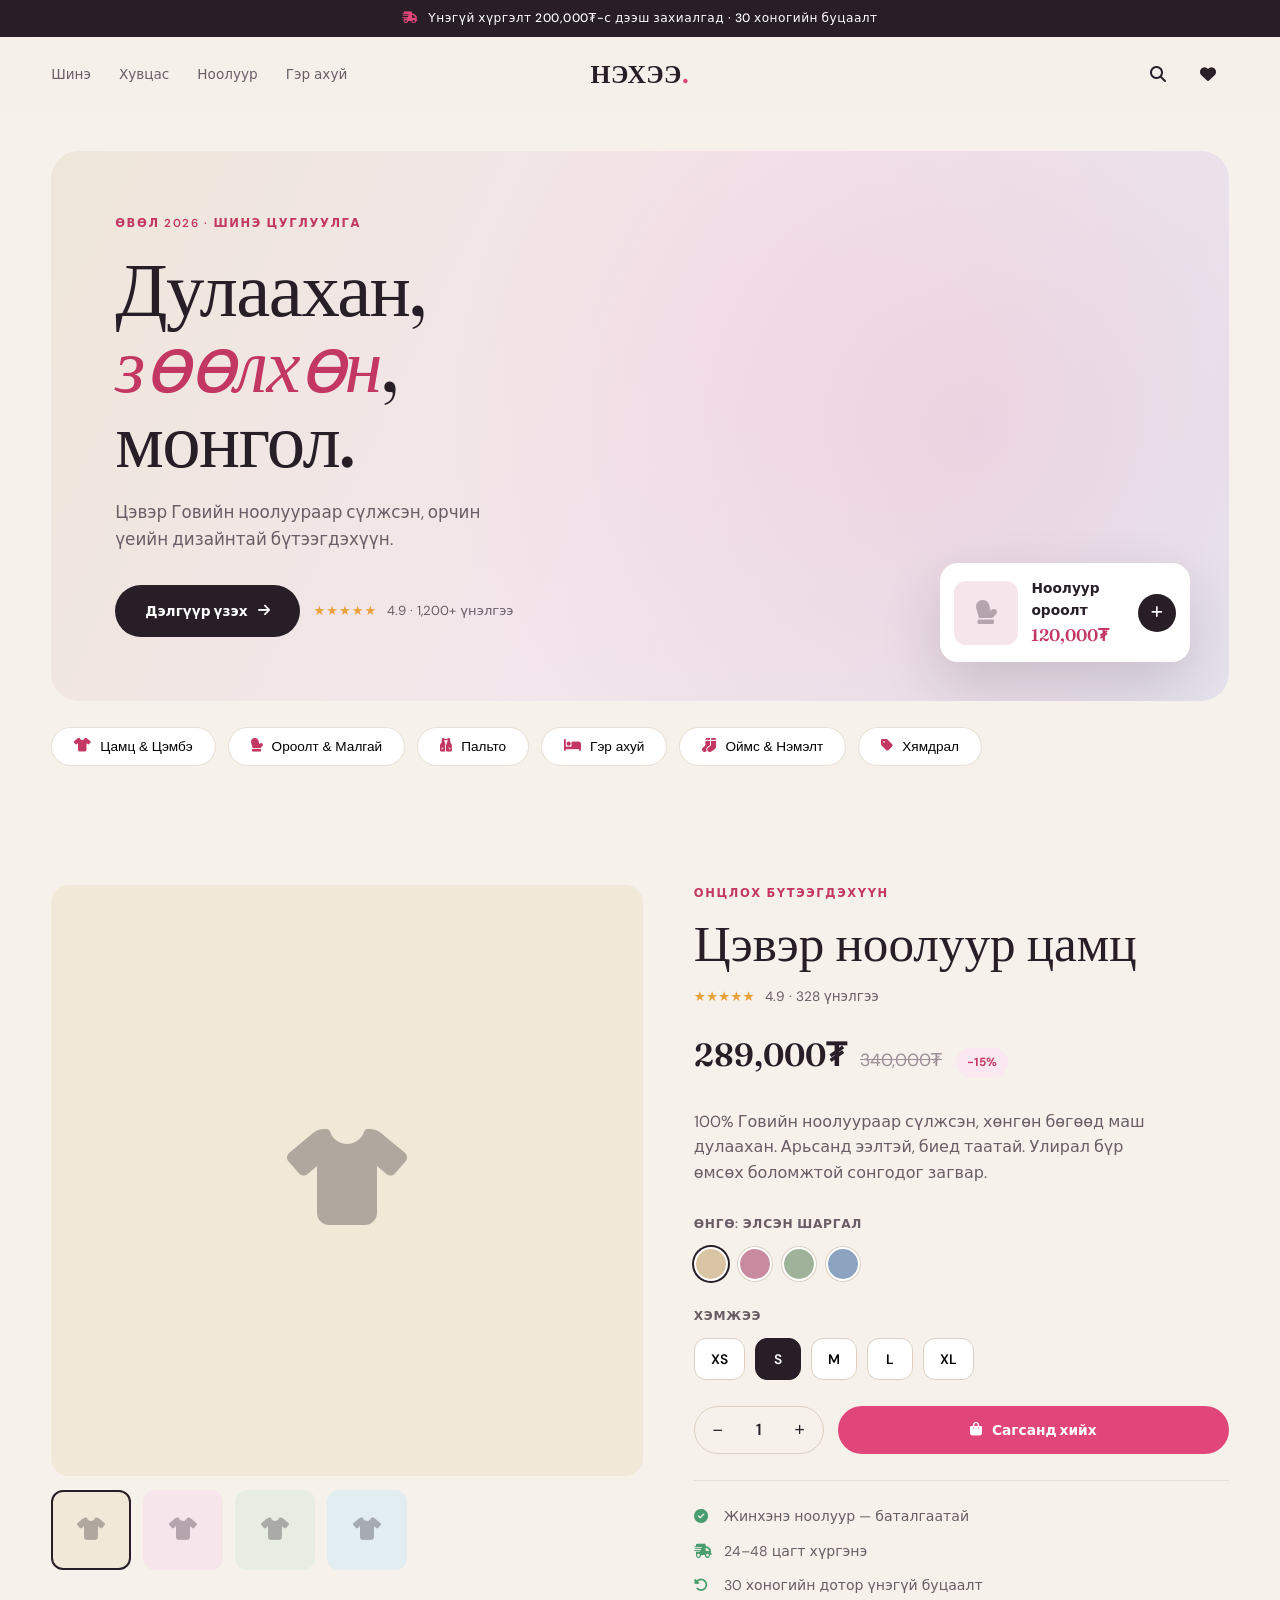
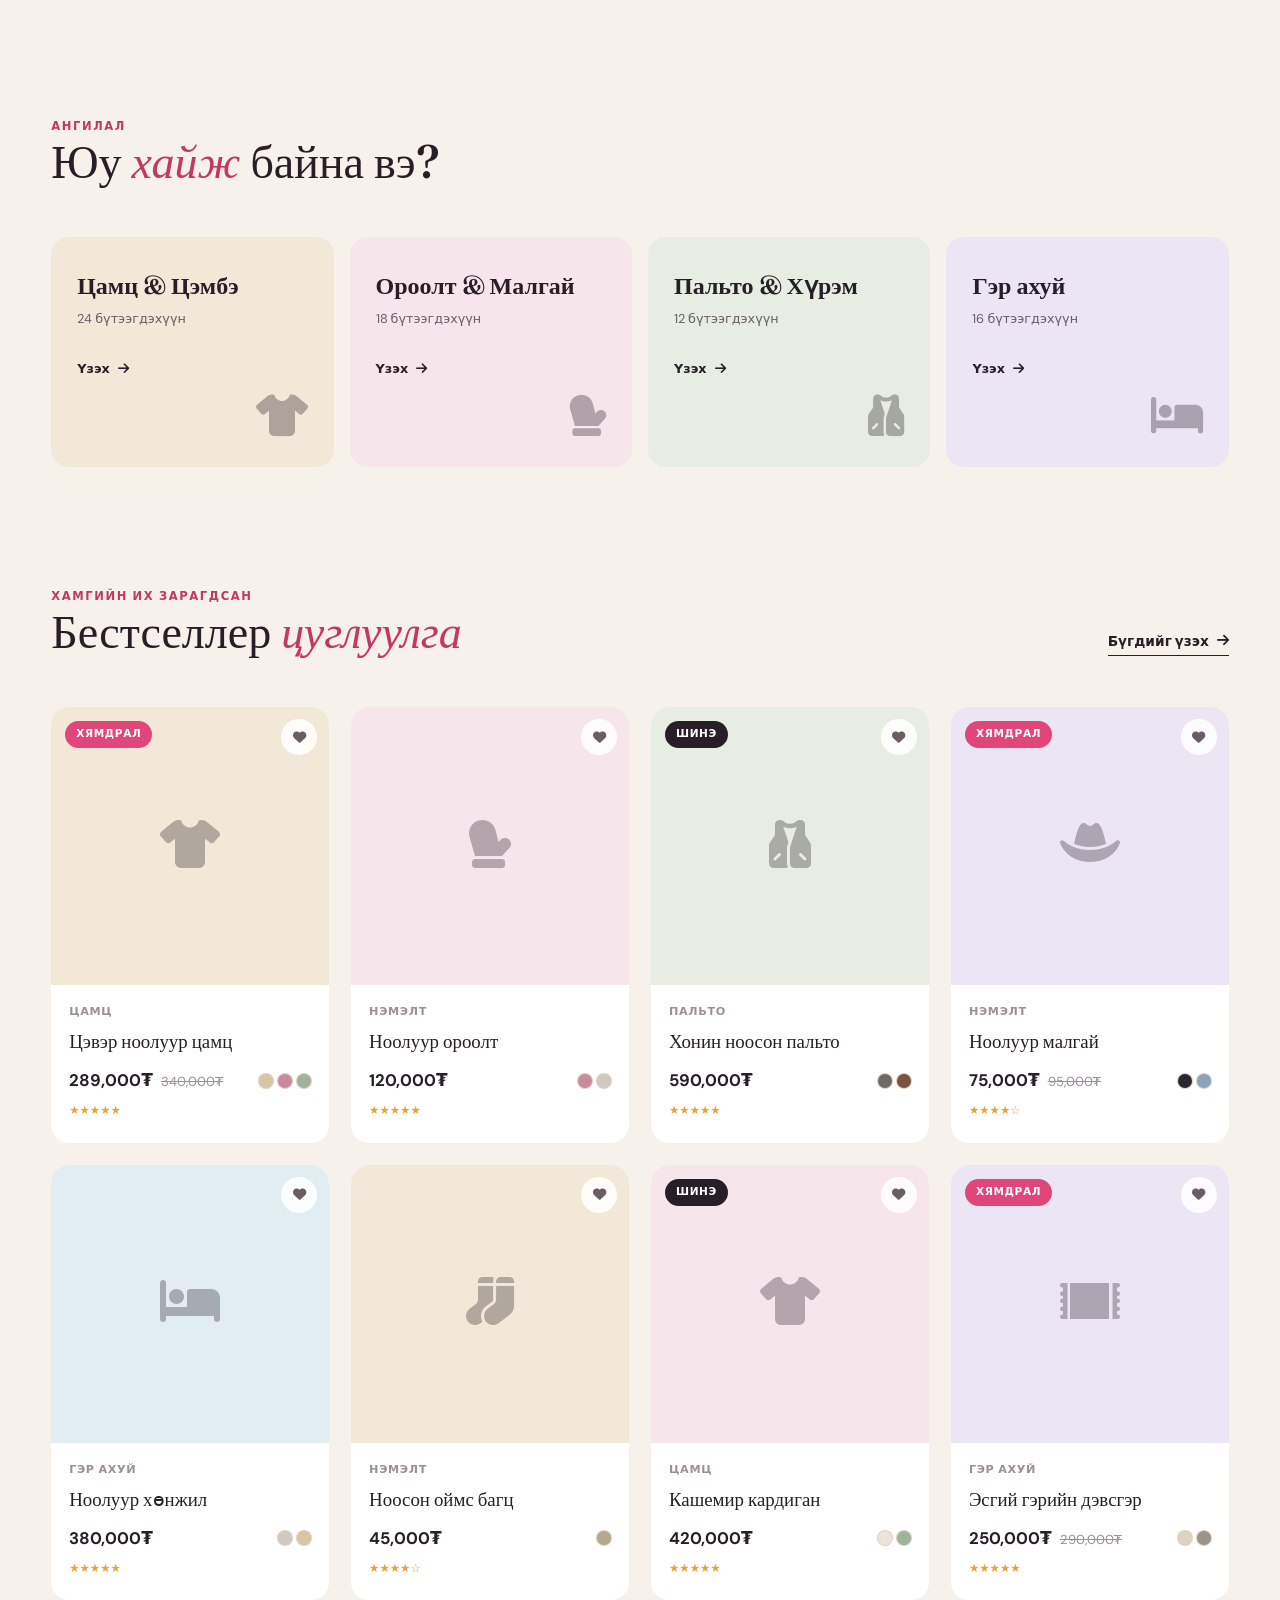
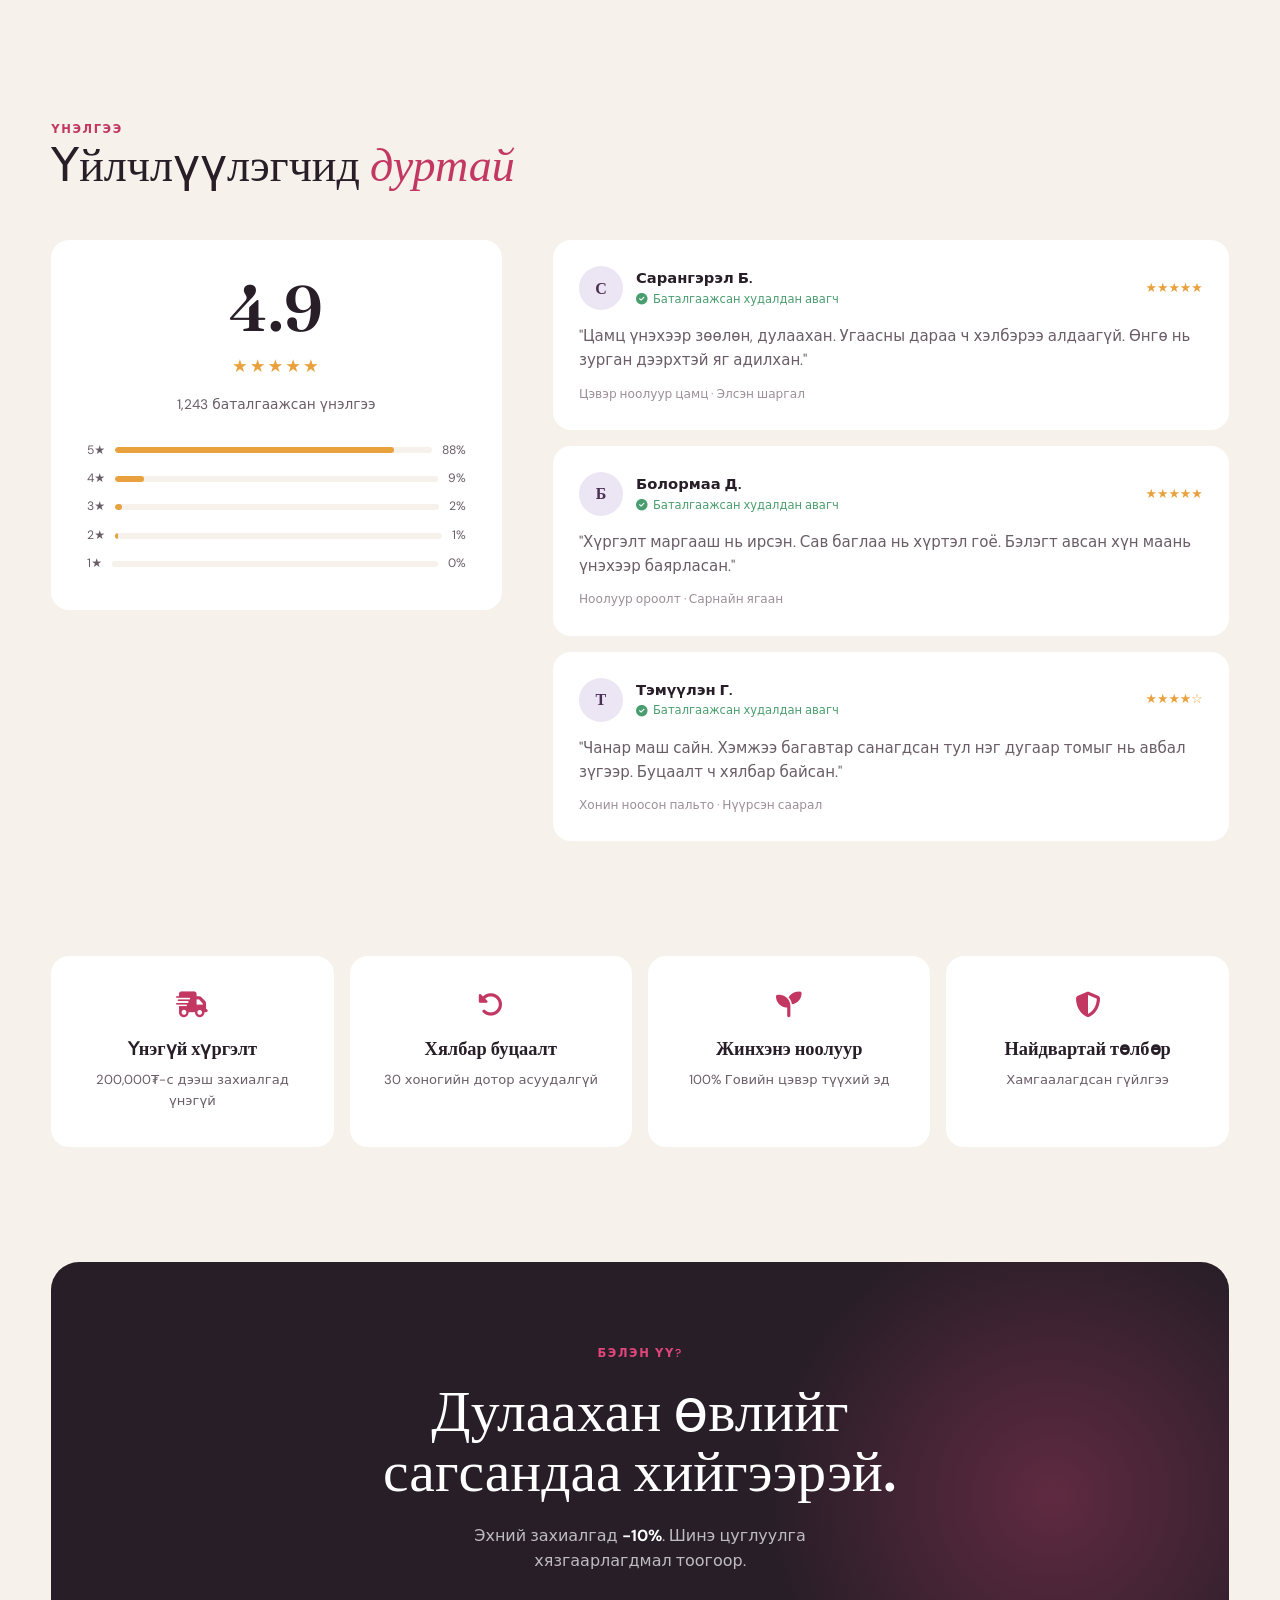
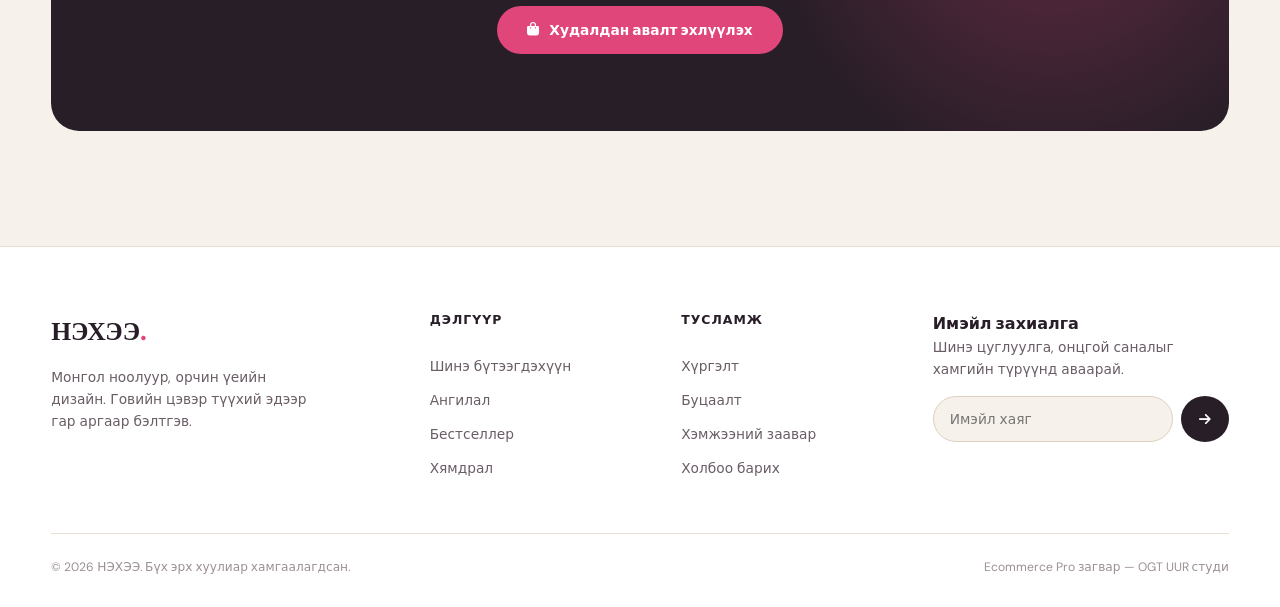
<file: ecommerce-pro/index.html>
<!DOCTYPE html>
<html lang="mn">
<head>
  <meta charset="UTF-8">
  <meta name="viewport" content="width=device-width, initial-scale=1.0">
  <title>НЭХЭЭ. — Монгол ноолуур, орчин үеийн дизайн | Ecommerce Pro Template</title>
  <meta name="description" content="НЭХЭЭ. — цэвэр монгол ноолуур, хонин ноосон бүтээгдэхүүн. Цамц, пальто, ороолт, гэр ахуй. Үнэгүй хүргэлт, 30 хоногийн буцаалт.">
  <meta property="og:title" content="НЭХЭЭ. — Монгол ноолуур">
  <meta property="og:description" content="Цэвэр ноолуур, орчин үеийн дизайн. Өвлийн шинэ цуглуулга.">
  <meta property="og:type" content="website">
  <meta property="og:locale" content="mn_MN">
  <link rel="preconnect" href="https://fonts.googleapis.com">
  <link href="https://fonts.googleapis.com/css2?family=Fraunces:ital,opsz,wght@0,9..144,400;0,9..144,500;0,9..144,600;0,9..144,700;1,9..144,500&family=DM+Sans:wght@400;500;600;700&display=swap" rel="stylesheet">
  <link rel="stylesheet" href="https://cdnjs.cloudflare.com/ajax/libs/font-awesome/6.5.0/css/all.min.css">
  <script type="application/ld+json">
  {
    "@context": "https://schema.org",
    "@type": "Store",
    "name": "НЭХЭЭ.",
    "description": "Монгол ноолуур, хонин ноосон бүтээгдэхүүн",
    "address": { "@type": "PostalAddress", "addressLocality": "Ulaanbaatar", "addressCountry": "MN" },
    "telephone": "+976-7755-0000"
  }
  </script>
  <style>
/* ============================================================
   ECOMMERCE PRO — Boutique retail
   Warm cream · plum ink · vivid berry · Fraunces + DM Sans
   Product-first, quick-view + live cart drawer.
   (Distinct from Business / Clinic / Restaurant / Portfolio)
   ============================================================ */
*, *::before, *::after { margin: 0; padding: 0; box-sizing: border-box; }
html { scroll-behavior: smooth; -webkit-font-smoothing: antialiased; text-rendering: optimizeLegibility; }
:root {
  --bg: #f6f1ea;
  --surface: #ffffff;
  --ink: #281e28;
  --ink-2: #6a5d66;
  --ink-3: #9c8f97;
  --line: #e8ded3;
  --line-2: #ddd0c2;
  --berry: #e0467a;
  --berry-deep: #c33763;
  --berry-tint: #fbe7ef;
  --plum: #4a2f52;
  --sage: #e7ede2; --sky: #e2edf2; --blush: #f7e5ec; --sand: #f1e8d8; --lilac: #ece5f3;
  --ok: #4a9d6e;
  --display: 'Fraunces', Georgia, serif;
  --sans: 'DM Sans', system-ui, sans-serif;
  --ease: cubic-bezier(0.22, 1, 0.36, 1);
  --pad: clamp(18px, 4vw, 56px);
  --sect: clamp(70px, 9vw, 130px);
  --r: 18px;
}
body { font-family: var(--sans); background: var(--bg); color: var(--ink); line-height: 1.6; overflow-x: hidden; }
a { color: inherit; text-decoration: none; }
img { max-width: 100%; }
::selection { background: var(--berry-tint); }

/* type */
.ey { font-size: .72rem; font-weight: 600; letter-spacing: .14em; text-transform: uppercase; color: var(--berry-deep); }
.dsp { font-family: var(--display); font-weight: 500; line-height: 1.04; letter-spacing: -0.015em; }
.section { padding: var(--sect) var(--pad); }
.wrap { max-width: 1280px; margin: 0 auto; }
.sec-head { display: flex; justify-content: space-between; align-items: flex-end; gap: 24px; margin-bottom: clamp(32px, 4vw, 56px); flex-wrap: wrap; }
.sec-head h2 { font-family: var(--display); font-weight: 500; font-size: clamp(1.9rem, 3.6vw, 3rem); line-height: 1.05; }
.sec-head h2 em { font-style: italic; color: var(--berry-deep); }
.sec-head .link { font-size: .86rem; font-weight: 600; color: var(--ink); display: inline-flex; align-items: center; gap: 8px; border-bottom: 1.5px solid var(--ink); padding-bottom: 3px; transition: gap .3s, color .3s; }
.sec-head .link:hover { gap: 13px; color: var(--berry-deep); border-color: var(--berry-deep); }

/* reveal */
[data-r] { opacity: 0; transform: translateY(28px); transition: opacity .8s var(--ease), transform .8s var(--ease); }
[data-r].in { opacity: 1; transform: none; }
@media (prefers-reduced-motion: reduce) {
  html { scroll-behavior: auto; }
  *, *::before, *::after { animation-duration: .001s !important; transition-duration: .001s !important; }
  [data-r] { opacity: 1 !important; transform: none !important; }
}

/* product imagery — pastel tinted stand-ins.
   TEMPLATE NOTE: replace .pimg backgrounds with real product photos. */
.pimg { position: relative; overflow: hidden; background: var(--sand); display: flex; align-items: center; justify-content: center; }
.pimg .pi-ic { font-size: 3rem; color: rgba(40,30,40,0.32); transition: transform .7s var(--ease); }
.pimg.t-sage { background: var(--sage); } .pimg.t-sky { background: var(--sky); }
.pimg.t-blush { background: var(--blush); } .pimg.t-sand { background: var(--sand); }
.pimg.t-lilac { background: var(--lilac); }

/* buttons */
.btn { display: inline-flex; align-items: center; justify-content: center; gap: 10px; font-family: var(--sans); font-size: .86rem; font-weight: 600; padding: 15px 30px; border-radius: 100px; cursor: pointer; border: none; transition: all .35s var(--ease); }
.btn-berry { background: var(--berry); color: #fff; }
.btn-berry:hover { background: var(--berry-deep); transform: translateY(-2px); }
.btn-ink { background: var(--ink); color: #fff; }
.btn-ink:hover { background: var(--plum); transform: translateY(-2px); }
.btn-out { background: transparent; color: var(--ink); border: 1.5px solid var(--line-2); }
.btn-out:hover { border-color: var(--ink); }
.btn-block { width: 100%; }

/* ---- announcement ---- */
.announce { background: var(--ink); color: #fff; text-align: center; font-size: .76rem; font-weight: 500; letter-spacing: .04em; padding: 9px var(--pad); }
.announce i { color: var(--berry); margin-right: 7px; }

/* ---- nav ---- */
nav { position: sticky; top: 0; z-index: 900; background: rgba(246,241,234,0.9); backdrop-filter: blur(16px); -webkit-backdrop-filter: blur(16px); border-bottom: 1px solid transparent; transition: border-color .3s; }
nav.on { border-color: var(--line); }
.nav-in { max-width: 1280px; margin: 0 auto; padding: 16px var(--pad); display: grid; grid-template-columns: 1fr auto 1fr; align-items: center; gap: 16px; }
.nav-links { display: flex; gap: 28px; }
.nav-links a { font-size: .85rem; font-weight: 500; color: var(--ink-2); transition: color .3s; }
.nav-links a:hover { color: var(--berry-deep); }
.nav-logo { font-family: var(--display); font-weight: 600; font-size: 1.6rem; letter-spacing: .02em; text-align: center; }
.nav-logo span { color: var(--berry); }
.nav-tools { display: flex; justify-content: flex-end; align-items: center; gap: 8px; }
.nav-tool { width: 42px; height: 42px; border-radius: 50%; border: none; background: transparent; color: var(--ink); font-size: 1rem; cursor: pointer; position: relative; transition: background .3s; display: flex; align-items: center; justify-content: center; }
.nav-tool:hover { background: var(--surface); }
.cart-count { position: absolute; top: 4px; right: 4px; min-width: 18px; height: 18px; padding: 0 4px; border-radius: 100px; background: var(--berry); color: #fff; font-size: .62rem; font-weight: 700; display: flex; align-items: center; justify-content: center; transform: scale(0); transition: transform .35s var(--ease); }
.cart-count.show { transform: scale(1); }
.burger { display: none; }

/* ---- hero — promo banner ---- */
.hero { padding: clamp(20px,3vw,40px) var(--pad) 0; }
.hero-banner { max-width: 1280px; margin: 0 auto; position: relative; border-radius: 28px; overflow: hidden; min-height: clamp(440px, 60vh, 600px); display: flex; align-items: center; background: linear-gradient(115deg, #efe6da 0%, #f3e6ec 50%, #e6e9f2 100%); }
.hero-banner::after { content: ''; position: absolute; inset: 0; background: radial-gradient(circle at 78% 50%, rgba(224,70,122,0.12), transparent 55%); }
.hero-text { position: relative; z-index: 2; padding: clamp(32px, 5vw, 72px); max-width: 580px; }
.hero-text .ey { margin-bottom: 18px; display: block; }
.hero-text h1 { font-family: var(--display); font-weight: 500; font-size: clamp(2.6rem, 6vw, 5rem); line-height: 0.98; letter-spacing: -0.02em; margin-bottom: 22px; }
.hero-text h1 em { font-style: italic; color: var(--berry-deep); }
.hero-text p { font-size: 1.05rem; color: var(--ink-2); max-width: 400px; margin-bottom: 32px; }
.hero-actions { display: flex; gap: 14px; flex-wrap: wrap; align-items: center; }
.hero-rating { display: flex; align-items: center; gap: 10px; font-size: .82rem; color: var(--ink-2); }
.hero-rating .stars { color: #e8a13c; letter-spacing: 1px; }
/* floating featured product card */
.hero-fp { position: absolute; right: clamp(20px,3vw,46px); bottom: clamp(20px,3vw,46px); z-index: 3; width: 250px; background: var(--surface); border-radius: var(--r); padding: 14px; box-shadow: 0 24px 60px rgba(40,30,40,0.16); display: flex; gap: 13px; align-items: center; }
.hero-fp .pimg { width: 64px; height: 64px; border-radius: 12px; flex-shrink: 0; }
.hero-fp .pimg .pi-ic { font-size: 1.5rem; }
.hero-fp .fp-name { font-weight: 600; font-size: .86rem; }
.hero-fp .fp-price { font-family: var(--display); font-weight: 600; color: var(--berry-deep); font-size: 1.05rem; }
.hero-fp .fp-add { margin-left: auto; width: 38px; height: 38px; border-radius: 50%; background: var(--ink); color: #fff; border: none; cursor: pointer; flex-shrink: 0; transition: background .3s, transform .3s; }
.hero-fp .fp-add:hover { background: var(--berry); transform: scale(1.08); }
/* category pills strip */
.cat-strip { max-width: 1280px; margin: 26px auto 0; display: flex; gap: 12px; overflow-x: auto; scrollbar-width: none; padding-bottom: 4px; }
.cat-strip::-webkit-scrollbar { display: none; }
.cat-pill { flex-shrink: 0; display: inline-flex; align-items: center; gap: 9px; padding: 11px 22px; border-radius: 100px; background: var(--surface); border: 1px solid var(--line); font-size: .85rem; font-weight: 500; cursor: pointer; transition: all .3s; }
.cat-pill:hover { border-color: var(--ink); transform: translateY(-2px); }
.cat-pill i { color: var(--berry-deep); }

/* ---- featured product (PDP) ---- */
.pdp-in { display: grid; grid-template-columns: 1.05fr .95fr; gap: clamp(28px, 4vw, 64px); align-items: start; }
.pdp-gallery { position: sticky; top: 90px; }
.pdp-main { border-radius: var(--r); aspect-ratio: 1/1; margin-bottom: 14px; }
.pdp-main .pi-ic { font-size: 6rem; }
.pdp-thumbs { display: flex; gap: 12px; }
.pdp-thumb { width: 80px; height: 80px; border-radius: 12px; border: 2px solid transparent; cursor: pointer; transition: border-color .3s; }
.pdp-thumb.on { border-color: var(--ink); }
.pdp-thumb .pi-ic { font-size: 1.4rem; }
.pdp-info .ey { display: block; margin-bottom: 14px; }
.pdp-info h2 { font-family: var(--display); font-weight: 500; font-size: clamp(2rem, 4vw, 3.2rem); line-height: 1.02; margin-bottom: 16px; }
.pdp-rate { display: flex; align-items: center; gap: 10px; margin-bottom: 22px; font-size: .85rem; color: var(--ink-2); }
.pdp-rate .stars { color: #e8a13c; }
.pdp-price { display: flex; align-items: baseline; gap: 14px; margin-bottom: 28px; }
.pdp-price .now { font-family: var(--display); font-weight: 600; font-size: 2rem; color: var(--ink); }
.pdp-price .was { font-size: 1.1rem; color: var(--ink-3); text-decoration: line-through; }
.pdp-price .save { font-size: .74rem; font-weight: 700; color: var(--berry-deep); background: var(--berry-tint); padding: 5px 11px; border-radius: 100px; }
.pdp-desc { color: var(--ink-2); margin-bottom: 30px; max-width: 460px; }
.opt-group { margin-bottom: 26px; }
.opt-group .ol { font-size: .76rem; font-weight: 600; letter-spacing: .06em; text-transform: uppercase; color: var(--ink-2); margin-bottom: 12px; }
.swatches { display: flex; gap: 10px; }
.swatch { width: 34px; height: 34px; border-radius: 50%; cursor: pointer; border: 2px solid var(--surface); box-shadow: 0 0 0 1px var(--line-2); transition: box-shadow .25s; }
.swatch.on { box-shadow: 0 0 0 2px var(--ink); }
.sizes { display: flex; gap: 10px; flex-wrap: wrap; }
.size { min-width: 46px; padding: 11px 16px; border-radius: 12px; border: 1.5px solid var(--line-2); background: var(--surface); font-family: var(--sans); font-weight: 600; font-size: .86rem; cursor: pointer; transition: all .25s; }
.size:hover { border-color: var(--ink); }
.size.on { background: var(--ink); color: #fff; border-color: var(--ink); }
.pdp-buy { display: flex; gap: 14px; align-items: stretch; margin-bottom: 26px; }
.qty { display: flex; align-items: center; border: 1.5px solid var(--line-2); border-radius: 100px; overflow: hidden; }
.qty button { width: 46px; height: 100%; background: transparent; border: none; font-size: 1.1rem; cursor: pointer; color: var(--ink); transition: background .2s; }
.qty button:hover { background: var(--bg); }
.qty .qv { min-width: 36px; text-align: center; font-weight: 600; }
.pdp-trust { display: flex; flex-direction: column; gap: 12px; border-top: 1px solid var(--line); padding-top: 24px; }
.pdp-trust div { display: flex; gap: 12px; align-items: center; font-size: .88rem; color: var(--ink-2); }
.pdp-trust i { color: var(--ok); width: 18px; }

/* ---- categories — pastel blocks ---- */
.cat-grid { display: grid; grid-template-columns: repeat(4, 1fr); gap: 16px; }
.cat-block { border-radius: var(--r); padding: 30px 26px; min-height: 230px; display: flex; flex-direction: column; justify-content: space-between; cursor: pointer; position: relative; overflow: hidden; transition: transform .45s var(--ease); }
.cat-block:hover { transform: translateY(-6px); }
.cat-block .pi-ic-lg { font-size: 2.6rem; color: rgba(40,30,40,0.34); align-self: flex-end; transition: transform .5s var(--ease); }
.cat-block:hover .pi-ic-lg { transform: scale(1.15) rotate(-6deg); }
.cat-block h3 { font-family: var(--display); font-weight: 600; font-size: 1.5rem; }
.cat-block .cc { font-size: .8rem; color: var(--ink-2); margin-top: 4px; }
.cat-block .go { font-size: .8rem; font-weight: 600; color: var(--ink); display: inline-flex; align-items: center; gap: 8px; margin-top: 14px; transition: gap .3s; }
.cat-block:hover .go { gap: 13px; }

/* ---- product card (unique ecommerce card) ---- */
.prod-grid { display: grid; grid-template-columns: repeat(4, 1fr); gap: 22px; }
.prod { background: var(--surface); border-radius: var(--r); overflow: hidden; transition: box-shadow .4s var(--ease), transform .4s var(--ease); }
.prod:hover { box-shadow: 0 22px 50px rgba(40,30,40,0.1); transform: translateY(-4px); }
.prod-img { position: relative; aspect-ratio: 1/1; }
.prod-img .pimg { position: absolute; inset: 0; }
.prod:hover .prod-img .pi-ic { transform: scale(1.12) rotate(4deg); }
.prod-badge { position: absolute; top: 14px; left: 14px; z-index: 2; font-size: .66rem; font-weight: 700; letter-spacing: .06em; text-transform: uppercase; padding: 5px 11px; border-radius: 100px; }
.prod-badge.new { background: var(--ink); color: #fff; }
.prod-badge.sale { background: var(--berry); color: #fff; }
.prod-wish { position: absolute; top: 12px; right: 12px; z-index: 2; width: 36px; height: 36px; border-radius: 50%; background: rgba(255,255,255,0.85); border: none; cursor: pointer; color: var(--ink-2); transition: all .3s; }
.prod-wish:hover { color: var(--berry); }
.prod-wish.on { color: var(--berry); }
.prod-overlay { position: absolute; left: 12px; right: 12px; bottom: 12px; z-index: 2; display: flex; gap: 8px; transform: translateY(calc(100% + 16px)); opacity: 0; transition: all .45s var(--ease); }
.prod:hover .prod-overlay { transform: none; opacity: 1; }
.prod-overlay .qv { flex: 1; background: rgba(255,255,255,0.95); color: var(--ink); border: none; border-radius: 100px; padding: 12px; font-family: var(--sans); font-weight: 600; font-size: .82rem; cursor: pointer; backdrop-filter: blur(6px); transition: background .3s; }
.prod-overlay .qv:hover { background: #fff; }
.prod-overlay .add { width: 46px; flex-shrink: 0; background: var(--ink); color: #fff; border: none; border-radius: 100px; cursor: pointer; transition: background .3s; }
.prod-overlay .add:hover { background: var(--berry); }
.prod-body { padding: 18px 18px 22px; }
.prod-cat { font-size: .7rem; font-weight: 600; letter-spacing: .06em; text-transform: uppercase; color: var(--ink-3); margin-bottom: 6px; }
.prod-name { font-family: var(--display); font-weight: 500; font-size: 1.18rem; margin-bottom: 10px; }
.prod-foot { display: flex; justify-content: space-between; align-items: center; }
.prod-price { display: flex; align-items: baseline; gap: 8px; }
.prod-price .now { font-weight: 700; font-size: 1.05rem; }
.prod-price .was { font-size: .82rem; color: var(--ink-3); text-decoration: line-through; }
.prod-swatches { display: flex; gap: 5px; }
.prod-swatches .sw { width: 14px; height: 14px; border-radius: 50%; box-shadow: 0 0 0 1px var(--line-2); }
.prod-stars { font-size: .72rem; color: #e8a13c; }

/* ---- reviews ---- */
.rev-in { display: grid; grid-template-columns: .8fr 1.2fr; gap: clamp(30px,4vw,64px); align-items: start; }
.rev-summary { background: var(--surface); border-radius: var(--r); padding: 36px; text-align: center; position: sticky; top: 90px; }
.rev-summary .big { font-family: var(--display); font-weight: 600; font-size: 4rem; line-height: 1; }
.rev-summary .stars { color: #e8a13c; font-size: 1.1rem; letter-spacing: 2px; margin: 12px 0; }
.rev-summary .cnt { font-size: .86rem; color: var(--ink-2); }
.rev-bars { margin-top: 26px; display: flex; flex-direction: column; gap: 9px; }
.rev-bar { display: flex; align-items: center; gap: 10px; font-size: .76rem; color: var(--ink-2); }
.rev-bar .track { flex: 1; height: 6px; background: var(--bg); border-radius: 100px; overflow: hidden; }
.rev-bar .track span { display: block; height: 100%; background: #e8a13c; border-radius: 100px; }
.rev-list { display: flex; flex-direction: column; gap: 16px; }
.rev-card { background: var(--surface); border-radius: var(--r); padding: 26px; }
.rev-card .rc-top { display: flex; align-items: center; gap: 13px; margin-bottom: 14px; }
.rev-card .rc-av { width: 44px; height: 44px; border-radius: 50%; background: var(--lilac); display: flex; align-items: center; justify-content: center; font-family: var(--display); font-weight: 600; color: var(--plum); }
.rev-card .rc-nm { font-weight: 600; font-size: .92rem; }
.rev-card .rc-vb { font-size: .72rem; color: var(--ok); display: flex; align-items: center; gap: 5px; }
.rev-card .rc-stars { color: #e8a13c; font-size: .8rem; margin-left: auto; }
.rev-card p { color: var(--ink-2); font-size: .94rem; }
.rev-card .rc-prod { font-size: .76rem; color: var(--ink-3); margin-top: 12px; }

/* ---- benefits ---- */
.ben-grid { display: grid; grid-template-columns: repeat(4, 1fr); gap: 16px; }
.ben { text-align: center; padding: 36px 24px; border-radius: var(--r); background: var(--surface); }
.ben i { font-size: 1.6rem; color: var(--berry-deep); margin-bottom: 16px; }
.ben h3 { font-family: var(--display); font-weight: 600; font-size: 1.15rem; margin-bottom: 6px; }
.ben p { font-size: .82rem; color: var(--ink-2); }

/* ---- checkout CTA ---- */
.cta-band { max-width: 1280px; margin: 0 auto; border-radius: 28px; background: var(--ink); color: #fff; padding: clamp(40px,6vw,80px); text-align: center; position: relative; overflow: hidden; }
.cta-band::before { content: ''; position: absolute; top: -30%; right: -10%; width: 50%; height: 160%; background: radial-gradient(circle, rgba(224,70,122,0.3), transparent 60%); }
.cta-band .ey { color: var(--berry); position: relative; }
.cta-band h2 { font-family: var(--display); font-weight: 500; font-size: clamp(2rem,5vw,3.6rem); line-height: 1.04; margin: 16px 0 22px; position: relative; }
.cta-band p { color: rgba(255,255,255,0.7); max-width: 440px; margin: 0 auto 32px; position: relative; }
.cta-band .btn { position: relative; }

/* ---- footer ---- */
footer { background: var(--surface); border-top: 1px solid var(--line); padding: 64px var(--pad) 30px; }
.f-in { max-width: 1280px; margin: 0 auto; display: grid; grid-template-columns: 1.6fr 1fr 1fr 1.4fr; gap: 40px; }
.f-logo { font-family: var(--display); font-weight: 600; font-size: 1.6rem; margin-bottom: 14px; }
.f-logo span { color: var(--berry); }
.f-brand p { font-size: .86rem; color: var(--ink-2); max-width: 260px; }
.f-col h4 { font-size: .78rem; font-weight: 600; letter-spacing: .08em; text-transform: uppercase; color: var(--ink); margin-bottom: 18px; }
.f-col a { display: block; font-size: .86rem; color: var(--ink-2); padding: 6px 0; transition: color .3s; }
.f-col a:hover { color: var(--berry-deep); }
.f-news p { font-size: .86rem; color: var(--ink-2); margin-bottom: 16px; }
.f-news form { display: flex; gap: 8px; }
.f-news input { flex: 1; padding: 13px 16px; border-radius: 100px; border: 1px solid var(--line-2); background: var(--bg); font-family: var(--sans); font-size: .86rem; outline: none; }
.f-news input:focus { border-color: var(--ink); }
.f-news button { width: 48px; border-radius: 50%; background: var(--ink); color: #fff; border: none; cursor: pointer; flex-shrink: 0; transition: background .3s; }
.f-news button:hover { background: var(--berry); }
.f-base { max-width: 1280px; margin: 48px auto 0; padding-top: 24px; border-top: 1px solid var(--line); display: flex; justify-content: space-between; gap: 14px; flex-wrap: wrap; font-size: .76rem; color: var(--ink-3); }

/* ---- cart drawer ---- */
.scrim { position: fixed; inset: 0; z-index: 1500; background: rgba(40,30,40,0.4); opacity: 0; pointer-events: none; transition: opacity .4s; }
.scrim.show { opacity: 1; pointer-events: auto; }
.cart { position: fixed; top: 0; right: 0; bottom: 0; z-index: 1600; width: min(420px, 92vw); background: var(--bg); display: flex; flex-direction: column; transform: translateX(100%); transition: transform .5s var(--ease); }
.cart.open { transform: none; }
.cart-head { display: flex; justify-content: space-between; align-items: center; padding: 24px; border-bottom: 1px solid var(--line); }
.cart-head h3 { font-family: var(--display); font-weight: 600; font-size: 1.4rem; }
.cart-head button { background: none; border: none; font-size: 1.2rem; cursor: pointer; color: var(--ink); }
.cart-items { flex: 1; overflow-y: auto; padding: 16px 24px; display: flex; flex-direction: column; gap: 14px; }
.cart-empty { text-align: center; color: var(--ink-3); padding: 60px 20px; }
.cart-empty i { font-size: 2.4rem; margin-bottom: 16px; display: block; opacity: .5; }
.ci { display: flex; gap: 14px; background: var(--surface); border-radius: 14px; padding: 12px; }
.ci .pimg { width: 70px; height: 70px; border-radius: 10px; flex-shrink: 0; }
.ci .pimg .pi-ic { font-size: 1.4rem; }
.ci-body { flex: 1; min-width: 0; }
.ci-name { font-weight: 600; font-size: .9rem; }
.ci-var { font-size: .74rem; color: var(--ink-3); margin: 2px 0 8px; }
.ci-bot { display: flex; justify-content: space-between; align-items: center; }
.ci-qty { display: flex; align-items: center; gap: 4px; border: 1px solid var(--line-2); border-radius: 100px; }
.ci-qty button { width: 28px; height: 28px; background: none; border: none; cursor: pointer; color: var(--ink); font-size: .9rem; }
.ci-qty .v { min-width: 22px; text-align: center; font-size: .82rem; font-weight: 600; }
.ci-price { font-weight: 700; font-size: .92rem; }
.ci-rm { background: none; border: none; color: var(--ink-3); cursor: pointer; font-size: .8rem; align-self: flex-start; transition: color .3s; }
.ci-rm:hover { color: var(--berry); }
.cart-foot { padding: 22px 24px calc(22px + env(safe-area-inset-bottom)); border-top: 1px solid var(--line); }
.cart-sub { display: flex; justify-content: space-between; margin-bottom: 6px; font-weight: 600; }
.cart-sub .s-amt { font-family: var(--display); font-weight: 600; font-size: 1.4rem; }
.cart-ship { font-size: .78rem; color: var(--ink-2); margin-bottom: 18px; }
.cart-ship b { color: var(--ok); }

/* ---- quick view modal ---- */
.qv-modal { position: fixed; inset: 0; z-index: 1700; display: flex; align-items: center; justify-content: center; padding: 20px; opacity: 0; pointer-events: none; transition: opacity .4s; }
.qv-modal.open { opacity: 1; pointer-events: auto; }
.qv-box { width: min(820px, 100%); max-height: 90vh; overflow-y: auto; background: var(--bg); border-radius: 22px; display: grid; grid-template-columns: 1fr 1fr; transform: translateY(20px) scale(.98); transition: transform .5s var(--ease); }
.qv-modal.open .qv-box { transform: none; }
.qv-img { position: relative; min-height: 320px; }
.qv-img .pimg { position: absolute; inset: 0; border-radius: 22px 0 0 22px; }
.qv-img .pi-ic { font-size: 4.5rem; }
.qv-close { position: absolute; top: 16px; right: 16px; z-index: 2; width: 40px; height: 40px; border-radius: 50%; background: rgba(255,255,255,0.85); border: none; cursor: pointer; font-size: 1rem; }
.qv-info { padding: clamp(24px,3vw,40px); }
.qv-info .prod-cat { margin-bottom: 8px; }
.qv-info h3 { font-family: var(--display); font-weight: 500; font-size: 1.9rem; margin-bottom: 12px; }
.qv-info .qv-price { display: flex; align-items: baseline; gap: 12px; margin-bottom: 20px; }
.qv-info .qv-price .now { font-family: var(--display); font-weight: 600; font-size: 1.6rem; }
.qv-info .qv-price .was { color: var(--ink-3); text-decoration: line-through; }
.qv-info p { font-size: .9rem; color: var(--ink-2); margin-bottom: 22px; }

/* ---- toast ---- */
.toast { position: fixed; bottom: 24px; left: 50%; transform: translate(-50%, 30px); z-index: 2000; background: var(--ink); color: #fff; padding: 14px 24px; border-radius: 100px; font-size: .86rem; font-weight: 500; display: flex; align-items: center; gap: 10px; opacity: 0; pointer-events: none; transition: all .4s var(--ease); box-shadow: 0 16px 40px rgba(40,30,40,0.3); }
.toast.show { opacity: 1; transform: translate(-50%, 0); }
.toast i { color: var(--ok); }

/* ---- responsive ---- */
@media (max-width: 1024px) {
  .prod-grid { grid-template-columns: repeat(3, 1fr); }
  .cat-grid { grid-template-columns: repeat(2, 1fr); }
  .ben-grid { grid-template-columns: repeat(2, 1fr); }
}
@media (max-width: 860px) {
  .nav-links { display: none; }
  .nav-in { grid-template-columns: auto 1fr auto; }
  .nav-logo { text-align: left; }
  .burger { display: flex; align-items: center; justify-content: center; }
  .pdp-in { grid-template-columns: 1fr; }
  .pdp-gallery { position: static; }
  .rev-in { grid-template-columns: 1fr; }
  .rev-summary { position: static; }
  .hero-fp { display: none; }
  .qv-box { grid-template-columns: 1fr; }
  .qv-img { min-height: 220px; }
  .qv-img .pimg { border-radius: 22px 22px 0 0; }
}
@media (max-width: 600px) {
  .prod-grid { grid-template-columns: repeat(2, 1fr); gap: 12px; }
  .cat-grid, .ben-grid { grid-template-columns: 1fr; }
  .f-in { grid-template-columns: 1fr 1fr; gap: 28px; }
  .prod-overlay { transform: none; opacity: 1; }
}
  </style>
</head>
<body>

  <!-- ANNOUNCEMENT -->
  <div class="announce"><i class="fas fa-truck-fast"></i> Үнэгүй хүргэлт 200,000₮-с дээш захиалгад · 30 хоногийн буцаалт</div>

  <!-- NAV -->
  <nav id="nav">
    <div class="nav-in">
      <div class="nav-links">
        <a href="#bestsellers">Шинэ</a>
        <a href="#categories">Хувцас</a>
        <a href="#featured">Ноолуур</a>
        <a href="#categories">Гэр ахуй</a>
      </div>
      <a href="#top" class="nav-logo">НЭХЭЭ<span>.</span></a>
      <div class="nav-tools">
        <button class="nav-tool" aria-label="Хайх"><i class="fas fa-search"></i></button>
        <button class="nav-tool" aria-label="Дуртай"><i class="fas fa-heart"></i></button>
        <button class="nav-tool burger" id="cartBtn" aria-label="Сагс"><i class="fas fa-bag-shopping"></i><span class="cart-count" id="cartCount">0</span></button>
      </div>
    </div>
  </nav>

  <main id="top">

  <!-- ============ HERO ============ -->
  <section class="hero">
    <div class="hero-banner" data-r>
      <div class="hero-text">
        <span class="ey">Өвөл 2026 · Шинэ цуглуулга</span>
        <h1>Дулаахан, <em>зөөлхөн</em>, монгол.</h1>
        <p>Цэвэр Говийн ноолуураар сүлжсэн, орчин үеийн дизайнтай бүтээгдэхүүн.</p>
        <div class="hero-actions">
          <a href="#bestsellers" class="btn btn-ink">Дэлгүүр үзэх <i class="fas fa-arrow-right"></i></a>
          <div class="hero-rating"><span class="stars">★★★★★</span> 4.9 · 1,200+ үнэлгээ</div>
        </div>
      </div>
      <!-- floating featured product -->
      <div class="hero-fp">
        <div class="pimg t-blush"><span class="pi-ic"><i class="fas fa-mitten"></i></span></div>
        <div>
          <div class="fp-name">Ноолуур ороолт</div>
          <div class="fp-price">120,000₮</div>
        </div>
        <button class="fp-add" data-add="2" aria-label="Сагсанд хийх"><i class="fas fa-plus"></i></button>
      </div>
    </div>
    <!-- category quick-strip -->
    <div class="cat-strip">
      <button class="cat-pill"><i class="fas fa-shirt"></i> Цамц & Цэмбэ</button>
      <button class="cat-pill"><i class="fas fa-mitten"></i> Ороолт & Малгай</button>
      <button class="cat-pill"><i class="fas fa-vest"></i> Пальто</button>
      <button class="cat-pill"><i class="fas fa-bed"></i> Гэр ахуй</button>
      <button class="cat-pill"><i class="fas fa-socks"></i> Оймс & Нэмэлт</button>
      <button class="cat-pill"><i class="fas fa-tag"></i> Хямдрал</button>
    </div>
  </section>

  <!-- ============ FEATURED PRODUCT (PDP) ============ -->
  <section class="section" id="featured">
    <div class="wrap pdp-in">
      <div class="pdp-gallery" data-r>
        <div class="pimg t-sand pdp-main" id="pdpMain"><span class="pi-ic"><i class="fas fa-shirt"></i></span></div>
        <div class="pdp-thumbs" id="pdpThumbs">
          <div class="pimg t-sand pdp-thumb on"><span class="pi-ic"><i class="fas fa-shirt"></i></span></div>
          <div class="pimg t-blush pdp-thumb"><span class="pi-ic"><i class="fas fa-shirt"></i></span></div>
          <div class="pimg t-sage pdp-thumb"><span class="pi-ic"><i class="fas fa-shirt"></i></span></div>
          <div class="pimg t-sky pdp-thumb"><span class="pi-ic"><i class="fas fa-shirt"></i></span></div>
        </div>
      </div>
      <div class="pdp-info" data-r>
        <span class="ey">Онцлох бүтээгдэхүүн</span>
        <h2>Цэвэр ноолуур цамц</h2>
        <div class="pdp-rate"><span class="stars">★★★★★</span> 4.9 · 328 үнэлгээ</div>
        <div class="pdp-price">
          <span class="now">289,000₮</span>
          <span class="was">340,000₮</span>
          <span class="save">−15%</span>
        </div>
        <p class="pdp-desc">100% Говийн ноолуураар сүлжсэн, хөнгөн бөгөөд маш дулаахан. Арьсанд ээлтэй, биед таатай. Улирал бүр өмсөх боломжтой сонгодог загвар.</p>
        <div class="opt-group">
          <div class="ol">Өнгө: <span id="pdpColorName">Элсэн шаргал</span></div>
          <div class="swatches" id="pdpSwatches">
            <span class="swatch on" style="background:#d9c4a3" data-c="Элсэн шаргал"></span>
            <span class="swatch" style="background:#c98aa0" data-c="Сарнайн ягаан"></span>
            <span class="swatch" style="background:#9fb39a" data-c="Уулын ногоон"></span>
            <span class="swatch" style="background:#8ba3bf" data-c="Тэнгэрийн цэнхэр"></span>
          </div>
        </div>
        <div class="opt-group">
          <div class="ol">Хэмжээ</div>
          <div class="sizes" id="pdpSizes">
            <button class="size">XS</button>
            <button class="size on">S</button>
            <button class="size">M</button>
            <button class="size">L</button>
            <button class="size">XL</button>
          </div>
        </div>
        <div class="pdp-buy">
          <div class="qty">
            <button id="pdpQMinus" aria-label="Хасах">−</button>
            <span class="qv" id="pdpQ">1</span>
            <button id="pdpQPlus" aria-label="Нэмэх">+</button>
          </div>
          <button class="btn btn-berry" style="flex:1" id="pdpAdd"><i class="fas fa-bag-shopping"></i> Сагсанд хийх</button>
        </div>
        <div class="pdp-trust">
          <div><i class="fas fa-check-circle"></i> Жинхэнэ ноолуур — баталгаатай</div>
          <div><i class="fas fa-truck-fast"></i> 24–48 цагт хүргэнэ</div>
          <div><i class="fas fa-rotate-left"></i> 30 хоногийн дотор үнэгүй буцаалт</div>
        </div>
      </div>
    </div>
  </section>

  <!-- ============ CATEGORIES ============ -->
  <section class="section" id="categories" style="padding-top:0">
    <div class="wrap">
      <div class="sec-head" data-r>
        <div><span class="ey">Ангилал</span><h2>Юу <em>хайж</em> байна вэ?</h2></div>
      </div>
      <div class="cat-grid">
        <div class="cat-block" style="background:var(--sand)" data-r>
          <div><h3>Цамц & Цэмбэ</h3><div class="cc">24 бүтээгдэхүүн</div></div>
          <span class="go">Үзэх <i class="fas fa-arrow-right"></i></span>
          <i class="fas fa-shirt pi-ic-lg"></i>
        </div>
        <div class="cat-block" style="background:var(--blush)" data-r>
          <div><h3>Ороолт & Малгай</h3><div class="cc">18 бүтээгдэхүүн</div></div>
          <span class="go">Үзэх <i class="fas fa-arrow-right"></i></span>
          <i class="fas fa-mitten pi-ic-lg"></i>
        </div>
        <div class="cat-block" style="background:var(--sage)" data-r>
          <div><h3>Пальто & Хүрэм</h3><div class="cc">12 бүтээгдэхүүн</div></div>
          <span class="go">Үзэх <i class="fas fa-arrow-right"></i></span>
          <i class="fas fa-vest pi-ic-lg"></i>
        </div>
        <div class="cat-block" style="background:var(--lilac)" data-r>
          <div><h3>Гэр ахуй</h3><div class="cc">16 бүтээгдэхүүн</div></div>
          <span class="go">Үзэх <i class="fas fa-arrow-right"></i></span>
          <i class="fas fa-bed pi-ic-lg"></i>
        </div>
      </div>
    </div>
  </section>

  <!-- ============ BEST SELLERS ============ -->
  <section class="section" id="bestsellers" style="padding-top:0">
    <div class="wrap">
      <div class="sec-head" data-r>
        <div><span class="ey">Хамгийн их зарагдсан</span><h2>Бестселлер <em>цуглуулга</em></h2></div>
        <a href="#" class="link">Бүгдийг үзэх <i class="fas fa-arrow-right"></i></a>
      </div>
      <div class="prod-grid" id="prodGrid" data-r></div>
    </div>
  </section>

  <!-- ============ REVIEWS ============ -->
  <section class="section" id="reviews" style="padding-top:0">
    <div class="wrap">
      <div class="sec-head" data-r>
        <div><span class="ey">Үнэлгээ</span><h2>Үйлчлүүлэгчид <em>дуртай</em></h2></div>
      </div>
      <div class="rev-in">
        <div class="rev-summary" data-r>
          <div class="big">4.9</div>
          <div class="stars">★★★★★</div>
          <div class="cnt">1,243 баталгаажсан үнэлгээ</div>
          <div class="rev-bars">
            <div class="rev-bar">5★ <div class="track"><span style="width:88%"></span></div> 88%</div>
            <div class="rev-bar">4★ <div class="track"><span style="width:9%"></span></div> 9%</div>
            <div class="rev-bar">3★ <div class="track"><span style="width:2%"></span></div> 2%</div>
            <div class="rev-bar">2★ <div class="track"><span style="width:1%"></span></div> 1%</div>
            <div class="rev-bar">1★ <div class="track"><span style="width:0%"></span></div> 0%</div>
          </div>
        </div>
        <div class="rev-list">
          <div class="rev-card" data-r>
            <div class="rc-top"><div class="rc-av">С</div><div><div class="rc-nm">Сарангэрэл Б.</div><div class="rc-vb"><i class="fas fa-circle-check"></i> Баталгаажсан худалдан авагч</div></div><div class="rc-stars">★★★★★</div></div>
            <p>"Цамц үнэхээр зөөлөн, дулаахан. Угаасны дараа ч хэлбэрээ алдаагүй. Өнгө нь зурган дээрхтэй яг адилхан."</p>
            <div class="rc-prod">Цэвэр ноолуур цамц · Элсэн шаргал</div>
          </div>
          <div class="rev-card" data-r>
            <div class="rc-top"><div class="rc-av">Б</div><div><div class="rc-nm">Болормаа Д.</div><div class="rc-vb"><i class="fas fa-circle-check"></i> Баталгаажсан худалдан авагч</div></div><div class="rc-stars">★★★★★</div></div>
            <p>"Хүргэлт маргааш нь ирсэн. Сав баглаа нь хүртэл гоё. Бэлэгт авсан хүн маань үнэхээр баярласан."</p>
            <div class="rc-prod">Ноолуур ороолт · Сарнайн ягаан</div>
          </div>
          <div class="rev-card" data-r>
            <div class="rc-top"><div class="rc-av">Т</div><div><div class="rc-nm">Тэмүүлэн Г.</div><div class="rc-vb"><i class="fas fa-circle-check"></i> Баталгаажсан худалдан авагч</div></div><div class="rc-stars">★★★★☆</div></div>
            <p>"Чанар маш сайн. Хэмжээ багавтар санагдсан тул нэг дугаар томыг нь авбал зүгээр. Буцаалт ч хялбар байсан."</p>
            <div class="rc-prod">Хонин ноосон пальто · Нүүрсэн саарал</div>
          </div>
        </div>
      </div>
    </div>
  </section>

  <!-- ============ BENEFITS ============ -->
  <section class="section" id="benefits" style="padding-top:0">
    <div class="wrap ben-grid">
      <div class="ben" data-r><i class="fas fa-truck-fast"></i><h3>Үнэгүй хүргэлт</h3><p>200,000₮-с дээш захиалгад үнэгүй</p></div>
      <div class="ben" data-r><i class="fas fa-rotate-left"></i><h3>Хялбар буцаалт</h3><p>30 хоногийн дотор асуудалгүй</p></div>
      <div class="ben" data-r><i class="fas fa-seedling"></i><h3>Жинхэнэ ноолуур</h3><p>100% Говийн цэвэр түүхий эд</p></div>
      <div class="ben" data-r><i class="fas fa-shield-halved"></i><h3>Найдвартай төлбөр</h3><p>Хамгаалагдсан гүйлгээ</p></div>
    </div>
  </section>

  <!-- ============ CHECKOUT CTA ============ -->
  <section class="section" id="cta" style="padding-top:0">
    <div class="cta-band" data-r>
      <span class="ey">Бэлэн үү?</span>
      <h2>Дулаахан өвлийг<br>сагсандаа хийгээрэй.</h2>
      <p>Эхний захиалгад <b style="color:#fff">−10%</b>. Шинэ цуглуулга хязгаарлагдмал тоогоор.</p>
      <button class="btn btn-berry" id="ctaShop"><i class="fas fa-bag-shopping"></i> Худалдан авалт эхлүүлэх</button>
    </div>
  </section>

  </main>

  <!-- FOOTER -->
  <footer>
    <div class="f-in">
      <div class="f-brand">
        <div class="f-logo">НЭХЭЭ<span>.</span></div>
        <p>Монгол ноолуур, орчин үеийн дизайн. Говийн цэвэр түүхий эдээр гар аргаар бэлтгэв.</p>
      </div>
      <div class="f-col">
        <h4>Дэлгүүр</h4>
        <a href="#bestsellers">Шинэ бүтээгдэхүүн</a>
        <a href="#categories">Ангилал</a>
        <a href="#bestsellers">Бестселлер</a>
        <a href="#">Хямдрал</a>
      </div>
      <div class="f-col">
        <h4>Тусламж</h4>
        <a href="#">Хүргэлт</a>
        <a href="#">Буцаалт</a>
        <a href="#">Хэмжээний заавар</a>
        <a href="#">Холбоо барих</a>
      </div>
      <div class="f-news">
        <h4>Имэйл захиалга</h4>
        <p>Шинэ цуглуулга, онцгой саналыг хамгийн түрүүнд аваарай.</p>
        <form id="newsForm">
          <input type="email" placeholder="Имэйл хаяг" aria-label="Имэйл" required>
          <button type="submit" aria-label="Бүртгүүлэх"><i class="fas fa-arrow-right"></i></button>
        </form>
      </div>
    </div>
    <div class="f-base">
      <span>© 2026 НЭХЭЭ. Бүх эрх хуулиар хамгаалагдсан.</span>
      <span>Ecommerce Pro загвар — OGT UUR студи</span>
    </div>
  </footer>

  <!-- CART DRAWER -->
  <div class="scrim" id="scrim"></div>
  <aside class="cart" id="cart" aria-label="Сагс">
    <div class="cart-head">
      <h3>Таны сагс (<span id="cartQty">0</span>)</h3>
      <button id="cartClose" aria-label="Хаах"><i class="fas fa-times"></i></button>
    </div>
    <div class="cart-items" id="cartItems"></div>
    <div class="cart-foot" id="cartFoot" style="display:none">
      <div class="cart-sub"><span>Дүн</span><span class="s-amt" id="cartSub">0₮</span></div>
      <div class="cart-ship" id="cartShip"></div>
      <button class="btn btn-ink btn-block"><i class="fas fa-lock"></i> Төлбөр төлөх</button>
    </div>
  </aside>

  <!-- QUICK VIEW -->
  <div class="qv-modal" id="qvModal">
    <div class="qv-box">
      <div class="qv-img">
        <div class="pimg" id="qvImg"><span class="pi-ic"></span></div>
        <button class="qv-close" id="qvClose" aria-label="Хаах"><i class="fas fa-times"></i></button>
      </div>
      <div class="qv-info">
        <div class="prod-cat" id="qvCat"></div>
        <h3 id="qvName"></h3>
        <div class="qv-price"><span class="now" id="qvNow"></span><span class="was" id="qvWas"></span></div>
        <p id="qvDesc"></p>
        <div class="opt-group">
          <div class="ol">Өнгө</div>
          <div class="swatches" id="qvSwatches"></div>
        </div>
        <div class="opt-group">
          <div class="ol">Хэмжээ</div>
          <div class="sizes" id="qvSizes"></div>
        </div>
        <button class="btn btn-berry btn-block" id="qvAdd"><i class="fas fa-bag-shopping"></i> Сагсанд хийх</button>
      </div>
    </div>
  </div>

  <!-- TOAST -->
  <div class="toast" id="toast"><i class="fas fa-circle-check"></i> <span id="toastMsg">Сагсанд нэмэгдлээ</span></div>

  <script>
    (function() {
      'use strict';
      var reduce = window.matchMedia('(prefers-reduced-motion: reduce)').matches;

      /* reveal */
      var io = new IntersectionObserver(function(es) {
        es.forEach(function(e) { if (e.isIntersecting) { e.target.classList.add('in'); io.unobserve(e.target); } });
      }, { threshold: 0.1, rootMargin: '0px 0px -30px 0px' });
      function obs(root) { (root || document).querySelectorAll('[data-r]:not(.in)').forEach(function(el) { io.observe(el); }); }

      var nav = document.getElementById('nav');
      window.addEventListener('scroll', function() { nav.classList.toggle('on', window.scrollY > 8); }, { passive: true });

      function fmt(n) { return n.toString().replace(/\B(?=(\d{3})+(?!\d))/g, ',') + '₮'; }

      /* ============ PRODUCTS ============ */
      var PRODUCTS = [
        { id: 1, name: 'Цэвэр ноолуур цамц', cat: 'Цамц', price: 289000, old: 340000, tint: 't-sand', icon: 'fa-shirt', rating: 5, badge: 'sale',
          colors: [['Элсэн шаргал','#d9c4a3'],['Сарнайн ягаан','#c98aa0'],['Уулын ногоон','#9fb39a']], sizes: ['S','M','L','XL'],
          desc: '100% Говийн ноолуураар сүлжсэн, хөнгөн бөгөөд маш дулаахан сонгодог цамц.' },
        { id: 2, name: 'Ноолуур ороолт', cat: 'Нэмэлт', price: 120000, old: 0, tint: 't-blush', icon: 'fa-mitten', rating: 5, badge: '',
          colors: [['Сарнайн ягаан','#c98aa0'],['Цайвар саарал','#cfc9c2']], sizes: ['Стандарт'],
          desc: 'Зөөлөн, том хэмжээтэй ороолт. Аль ч хувцастай зохицно.' },
        { id: 3, name: 'Хонин ноосон пальто', cat: 'Пальто', price: 590000, old: 0, tint: 't-sage', icon: 'fa-vest', rating: 5, badge: 'new',
          colors: [['Нүүрсэн саарал','#6f6a64'],['Хүрэн','#7a5240']], sizes: ['S','M','L','XL'],
          desc: 'Сонгодог зүсэмтэй, дотроо дулаалгатай хонин ноосон пальто.' },
        { id: 4, name: 'Ноолуур малгай', cat: 'Нэмэлт', price: 75000, old: 95000, tint: 't-lilac', icon: 'fa-hat-cowboy', rating: 4, badge: 'sale',
          colors: [['Хар','#2b2730'],['Цэнхэр','#8ba3bf']], sizes: ['Стандарт'],
          desc: 'Биед таатай суудаг, дулаахан өдөр тутмын малгай.' },
        { id: 5, name: 'Ноолуур хөнжил', cat: 'Гэр ахуй', price: 380000, old: 0, tint: 't-sky', icon: 'fa-bed', rating: 5, badge: '',
          colors: [['Цайвар саарал','#cfc9c2'],['Элсэн шаргал','#d9c4a3']], sizes: ['130×170см'],
          desc: 'Зөөлөн, агаар нэвтрүүлэх чанартай, гэрийн тансаг хөнжил.' },
        { id: 6, name: 'Ноосон оймс багц', cat: 'Нэмэлт', price: 45000, old: 0, tint: 't-sand', icon: 'fa-socks', rating: 4, badge: '',
          colors: [['Холимог','#b4a98f']], sizes: ['36-39','40-43'],
          desc: '3 хосын багц. Дулаахан, амьсгалдаг хонин ноосон оймс.' },
        { id: 7, name: 'Кашемир кардиган', cat: 'Цамц', price: 420000, old: 0, tint: 't-blush', icon: 'fa-shirt', rating: 5, badge: 'new',
          colors: [['Сүүн цагаан','#ece4d8'],['Уулын ногоон','#9fb39a']], sizes: ['S','M','L'],
          desc: 'Урт зүсэмтэй, товчтой кашемир кардиган. Олон талт өмсөлт.' },
        { id: 8, name: 'Эсгий гэрийн дэвсгэр', cat: 'Гэр ахуй', price: 250000, old: 290000, tint: 't-lilac', icon: 'fa-rug', rating: 5, badge: 'sale',
          colors: [['Цайвар','#ddd3c4'],['Саарал','#9b948b']], sizes: ['60×90см','90×120см'],
          desc: 'Гар аргаар хийсэн, байгальлаг эсгий дэвсгэр.' }
      ];

      var grid = document.getElementById('prodGrid');
      grid.innerHTML = PRODUCTS.map(function(p) {
        var swatches = p.colors.map(function(c) { return '<span class="sw" style="background:' + c[1] + '"></span>'; }).join('');
        var stars = '★★★★★'.slice(0, p.rating) + '☆☆☆☆☆'.slice(0, 5 - p.rating);
        return '<article class="prod" data-id="' + p.id + '">' +
          '<div class="prod-img">' +
            '<div class="pimg ' + p.tint + '"><span class="pi-ic"><i class="fas ' + p.icon + '"></i></span></div>' +
            (p.badge ? '<span class="prod-badge ' + p.badge + '">' + (p.badge === 'new' ? 'Шинэ' : 'Хямдрал') + '</span>' : '') +
            '<button class="prod-wish" aria-label="Дуртай"><i class="fas fa-heart"></i></button>' +
            '<div class="prod-overlay"><button class="qv" data-qv="' + p.id + '">Хурдан үзэх</button><button class="add" data-add="' + p.id + '" aria-label="Сагсанд хийх"><i class="fas fa-plus"></i></button></div>' +
          '</div>' +
          '<div class="prod-body">' +
            '<div class="prod-cat">' + p.cat + '</div>' +
            '<div class="prod-name">' + p.name + '</div>' +
            '<div class="prod-foot">' +
              '<div class="prod-price"><span class="now">' + fmt(p.price) + '</span>' + (p.old ? '<span class="was">' + fmt(p.old) + '</span>' : '') + '</div>' +
              '<div class="prod-swatches">' + swatches + '</div>' +
            '</div>' +
            '<div class="prod-stars" style="margin-top:8px">' + stars + '</div>' +
          '</div>' +
        '</article>';
      }).join('');
      obs(document);

      /* wishlist toggle */
      grid.addEventListener('click', function(e) {
        var w = e.target.closest('.prod-wish');
        if (w) { w.classList.toggle('on'); }
      });

      /* ============ CART ============ */
      var cart = [];
      var cartEl = document.getElementById('cart');
      var scrim = document.getElementById('scrim');
      function findProduct(id) { return PRODUCTS.find(function(p) { return p.id === id; }); }
      function lineKey(it) { return it.id + '|' + it.color + '|' + it.size; }

      function addToCart(id, color, size, qty) {
        var p = findProduct(id); if (!p) return;
        color = color || p.colors[0][0]; size = size || p.sizes[0]; qty = qty || 1;
        var key = id + '|' + color + '|' + size;
        var ex = cart.find(function(it) { return lineKey(it) === key; });
        if (ex) ex.qty += qty;
        else cart.push({ id: id, name: p.name, price: p.price, tint: p.tint, icon: p.icon, color: color, size: size, qty: qty });
        renderCart(); bumpCount(); toast('Сагсанд нэмэгдлээ');
        openCart();
      }
      function cartCountN() { return cart.reduce(function(s, it) { return s + it.qty; }, 0); }
      function subtotalN() { return cart.reduce(function(s, it) { return s + it.price * it.qty; }, 0); }
      function bumpCount() {
        var n = cartCountN();
        var badge = document.getElementById('cartCount');
        badge.textContent = n; badge.classList.toggle('show', n > 0);
        document.getElementById('cartQty').textContent = n;
      }
      function renderCart() {
        var box = document.getElementById('cartItems');
        var foot = document.getElementById('cartFoot');
        if (!cart.length) {
          box.innerHTML = '<div class="cart-empty"><i class="fas fa-bag-shopping"></i>Таны сагс хоосон байна</div>';
          foot.style.display = 'none'; return;
        }
        box.innerHTML = cart.map(function(it, i) {
          return '<div class="ci">' +
            '<div class="pimg ' + it.tint + '"><span class="pi-ic"><i class="fas ' + it.icon + '"></i></span></div>' +
            '<div class="ci-body">' +
              '<div class="ci-name">' + it.name + '</div>' +
              '<div class="ci-var">' + it.color + ' · ' + it.size + '</div>' +
              '<div class="ci-bot">' +
                '<div class="ci-qty"><button data-dec="' + i + '">−</button><span class="v">' + it.qty + '</span><button data-inc="' + i + '">+</button></div>' +
                '<div class="ci-price">' + fmt(it.price * it.qty) + '</div>' +
              '</div>' +
            '</div>' +
            '<button class="ci-rm" data-rm="' + i + '" aria-label="Хасах"><i class="fas fa-trash-can"></i></button>' +
          '</div>';
        }).join('');
        foot.style.display = 'block';
        document.getElementById('cartSub').textContent = fmt(subtotalN());
        var rem = 200000 - subtotalN();
        document.getElementById('cartShip').innerHTML = rem > 0
          ? 'Үнэгүй хүргэлт хүртэл <b>' + fmt(rem) + '</b> үлдлээ'
          : '<b>Үнэгүй хүргэлт амжилттай!</b> 🎉';
      }
      document.getElementById('cartItems').addEventListener('click', function(e) {
        var inc = e.target.closest('[data-inc]'), dec = e.target.closest('[data-dec]'), rm = e.target.closest('[data-rm]');
        if (inc) { cart[+inc.dataset.inc].qty++; }
        if (dec) { var it = cart[+dec.dataset.dec]; it.qty--; if (it.qty < 1) cart.splice(+dec.dataset.dec, 1); }
        if (rm) { cart.splice(+rm.dataset.rm, 1); }
        if (inc || dec || rm) { renderCart(); bumpCount(); }
      });
      function openCart() { cartEl.classList.add('open'); scrim.classList.add('show'); document.body.style.overflow = 'hidden'; }
      function closeCart() { cartEl.classList.remove('open'); scrim.classList.remove('show'); document.body.style.overflow = ''; }
      document.getElementById('cartBtn').addEventListener('click', function() { cart.length ? openCart() : (toast('Сагс хоосон байна'), openCart()); });
      document.getElementById('cartClose').addEventListener('click', closeCart);
      scrim.addEventListener('click', closeCart);
      renderCart();

      /* toast */
      var toastEl = document.getElementById('toast'), toastT = null;
      function toast(msg) {
        document.getElementById('toastMsg').textContent = msg;
        toastEl.classList.add('show');
        clearTimeout(toastT); toastT = setTimeout(function() { toastEl.classList.remove('show'); }, 2200);
      }

      /* add buttons (cards + hero featured) */
      document.body.addEventListener('click', function(e) {
        var a = e.target.closest('[data-add]');
        if (a) { e.preventDefault(); addToCart(parseInt(a.dataset.add)); }
      });

      /* ============ QUICK VIEW ============ */
      var qv = document.getElementById('qvModal');
      var qvState = { id: null, color: null, size: null };
      function openQV(id) {
        var p = findProduct(id); if (!p) return;
        qvState = { id: id, color: p.colors[0][0], size: p.sizes[0] };
        document.getElementById('qvImg').className = 'pimg ' + p.tint;
        document.getElementById('qvImg').querySelector('.pi-ic').innerHTML = '<i class="fas ' + p.icon + '"></i>';
        document.getElementById('qvCat').textContent = p.cat;
        document.getElementById('qvName').textContent = p.name;
        document.getElementById('qvNow').textContent = fmt(p.price);
        document.getElementById('qvWas').textContent = p.old ? fmt(p.old) : '';
        document.getElementById('qvDesc').textContent = p.desc;
        document.getElementById('qvSwatches').innerHTML = p.colors.map(function(c, i) {
          return '<span class="swatch' + (i === 0 ? ' on' : '') + '" style="background:' + c[1] + '" data-c="' + c[0] + '"></span>';
        }).join('');
        document.getElementById('qvSizes').innerHTML = p.sizes.map(function(s, i) {
          return '<button class="size' + (i === 0 ? ' on' : '') + '">' + s + '</button>';
        }).join('');
        qv.classList.add('open'); document.body.style.overflow = 'hidden';
      }
      function closeQV() { qv.classList.remove('open'); if (!cartEl.classList.contains('open')) document.body.style.overflow = ''; }
      document.body.addEventListener('click', function(e) {
        var q = e.target.closest('[data-qv]');
        if (q) { e.preventDefault(); openQV(parseInt(q.dataset.qv)); }
      });
      document.getElementById('qvClose').addEventListener('click', closeQV);
      qv.addEventListener('click', function(e) { if (e.target === qv) closeQV(); });
      document.getElementById('qvSwatches').addEventListener('click', function(e) {
        var s = e.target.closest('.swatch'); if (!s) return;
        this.querySelectorAll('.swatch').forEach(function(x) { x.classList.remove('on'); });
        s.classList.add('on'); qvState.color = s.dataset.c;
      });
      document.getElementById('qvSizes').addEventListener('click', function(e) {
        var s = e.target.closest('.size'); if (!s) return;
        this.querySelectorAll('.size').forEach(function(x) { x.classList.remove('on'); });
        s.classList.add('on'); qvState.size = s.textContent;
      });
      document.getElementById('qvAdd').addEventListener('click', function() {
        addToCart(qvState.id, qvState.color, qvState.size, 1); closeQV();
      });

      /* ============ PDP (featured product) ============ */
      var pdpQ = 1;
      document.getElementById('pdpQPlus').addEventListener('click', function() { pdpQ++; document.getElementById('pdpQ').textContent = pdpQ; });
      document.getElementById('pdpQMinus').addEventListener('click', function() { if (pdpQ > 1) { pdpQ--; document.getElementById('pdpQ').textContent = pdpQ; } });
      var pdpColor = 'Элсэн шаргал', pdpSize = 'S';
      document.getElementById('pdpSwatches').addEventListener('click', function(e) {
        var s = e.target.closest('.swatch'); if (!s) return;
        this.querySelectorAll('.swatch').forEach(function(x) { x.classList.remove('on'); });
        s.classList.add('on'); pdpColor = s.dataset.c;
        document.getElementById('pdpColorName').textContent = pdpColor;
        document.getElementById('pdpMain').className = 'pimg pdp-main ' + ({'Элсэн шаргал':'t-sand','Сарнайн ягаан':'t-blush','Уулын ногоон':'t-sage','Тэнгэрийн цэнхэр':'t-sky'}[pdpColor] || 't-sand');
      });
      document.getElementById('pdpSizes').addEventListener('click', function(e) {
        var s = e.target.closest('.size'); if (!s) return;
        this.querySelectorAll('.size').forEach(function(x) { x.classList.remove('on'); });
        s.classList.add('on'); pdpSize = s.textContent;
      });
      var pdpThumbs = document.getElementById('pdpThumbs');
      pdpThumbs.addEventListener('click', function(e) {
        var t = e.target.closest('.pdp-thumb'); if (!t) return;
        this.querySelectorAll('.pdp-thumb').forEach(function(x) { x.classList.remove('on'); });
        t.classList.add('on');
        var main = document.getElementById('pdpMain');
        main.className = 'pimg pdp-main ' + (t.className.match(/t-\w+/) || ['t-sand'])[0];
      });
      document.getElementById('pdpAdd').addEventListener('click', function() { addToCart(1, pdpColor, pdpSize, pdpQ); });

      /* misc */
      document.getElementById('ctaShop').addEventListener('click', function() { document.getElementById('bestsellers').scrollIntoView({ behavior: 'smooth' }); });
      document.getElementById('newsForm').addEventListener('submit', function(e) { e.preventDefault(); e.target.querySelector('input').value = ''; toast('Амжилттай бүртгэгдлээ!'); });
      document.addEventListener('keydown', function(e) { if (e.key === 'Escape') { closeQV(); closeCart(); } });
    })();
  </script>
</body>
</html>
</file>
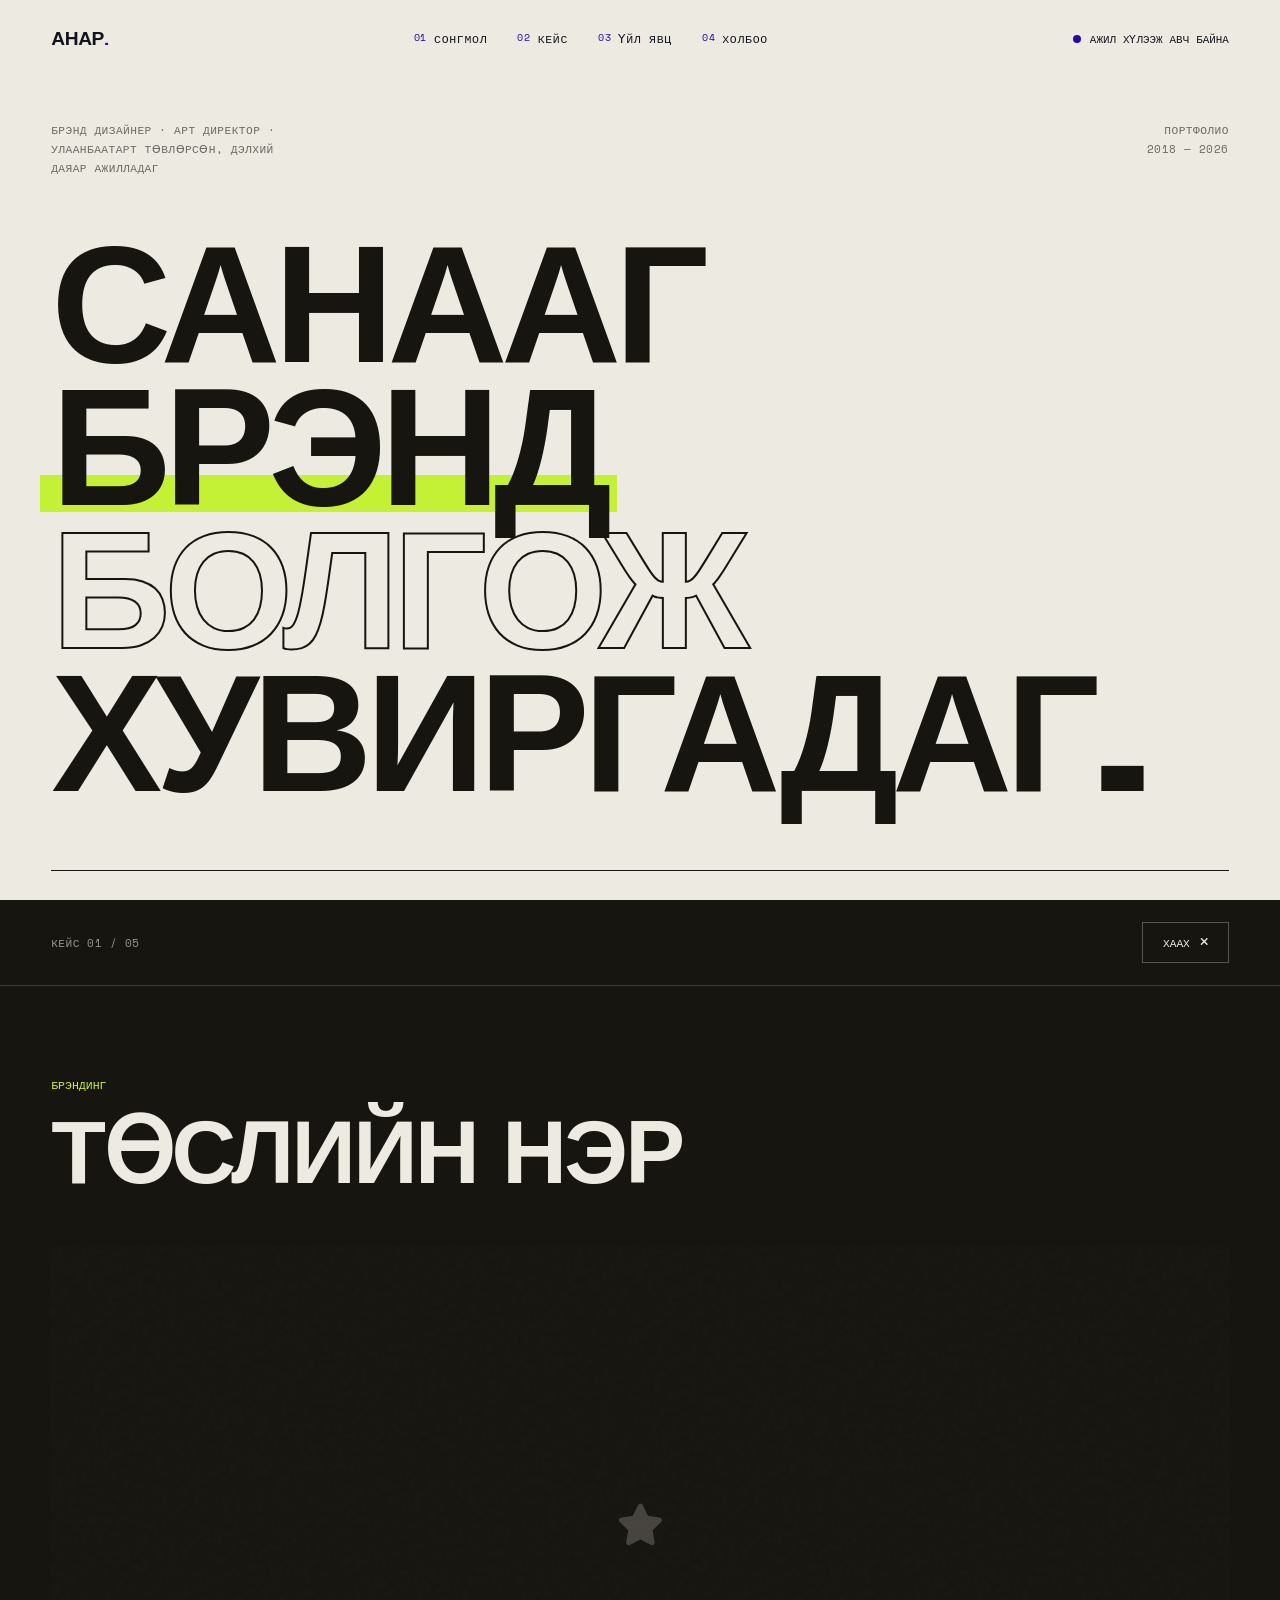
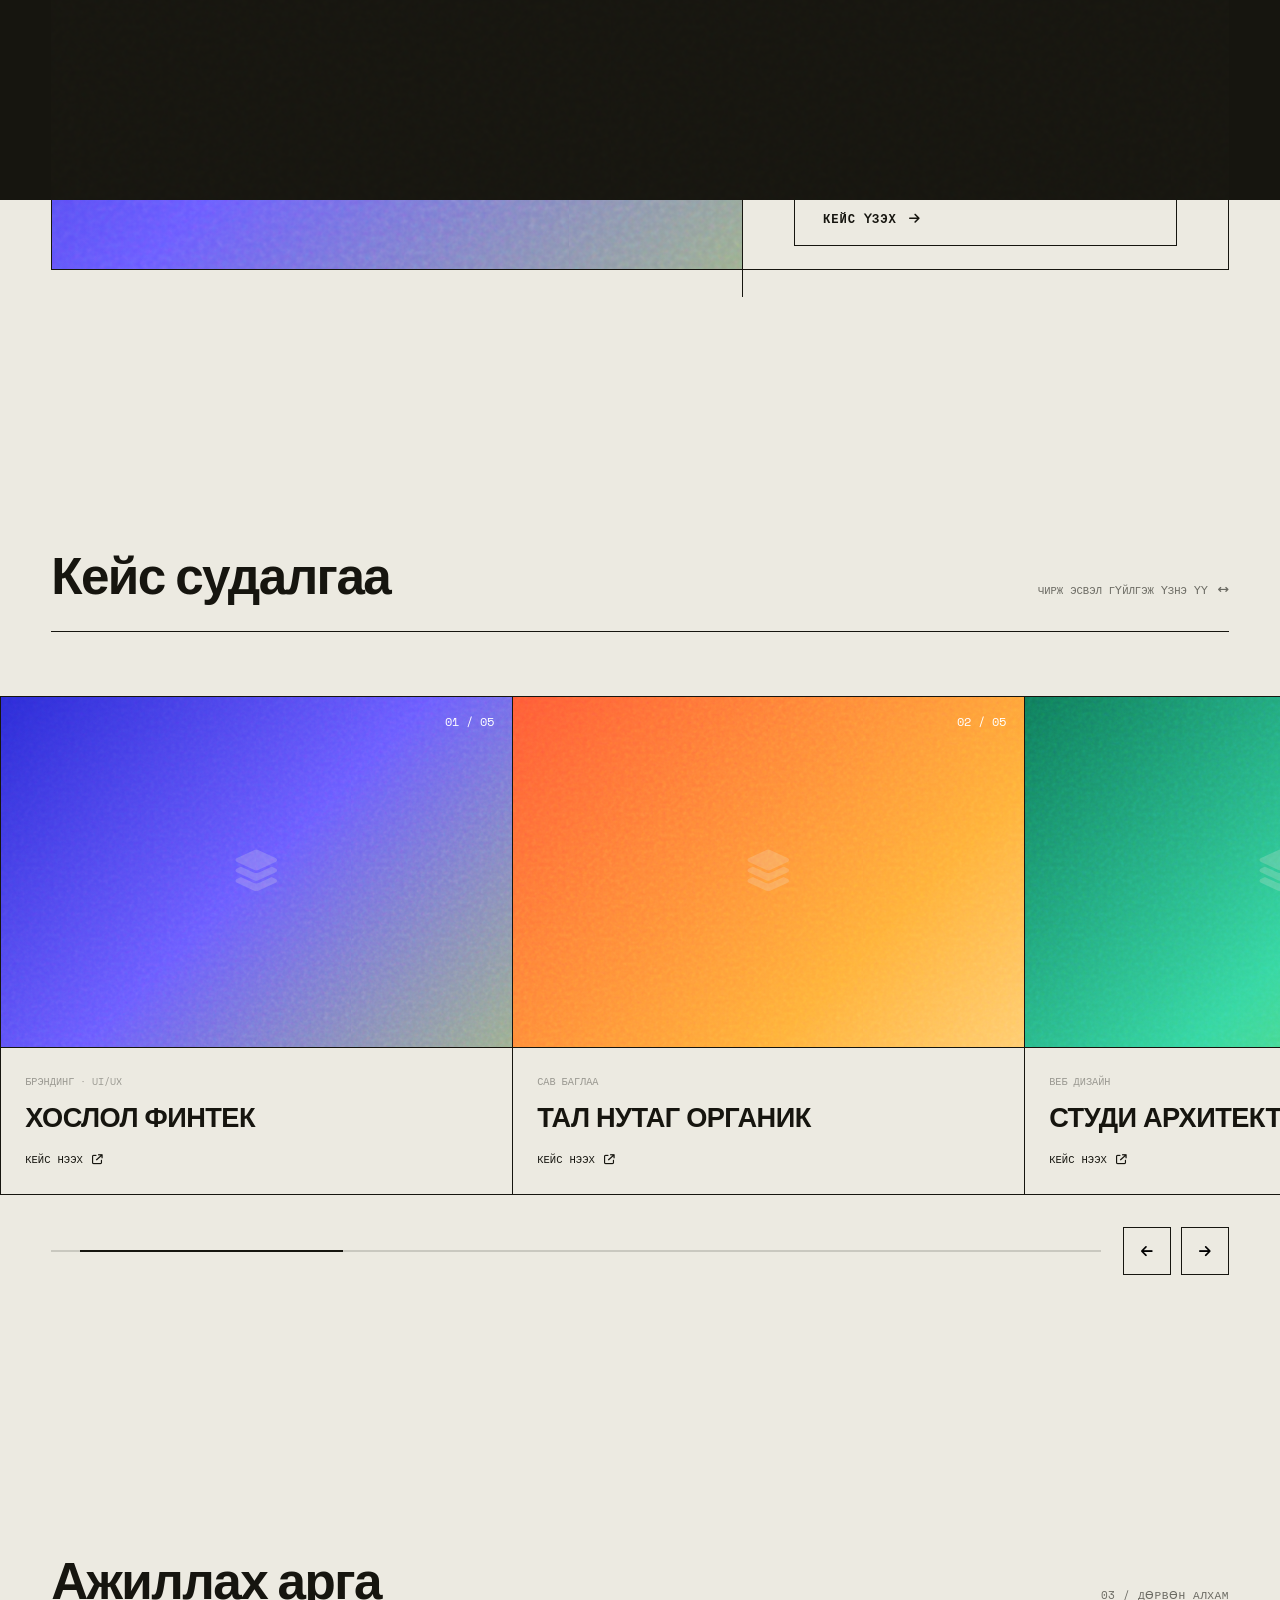
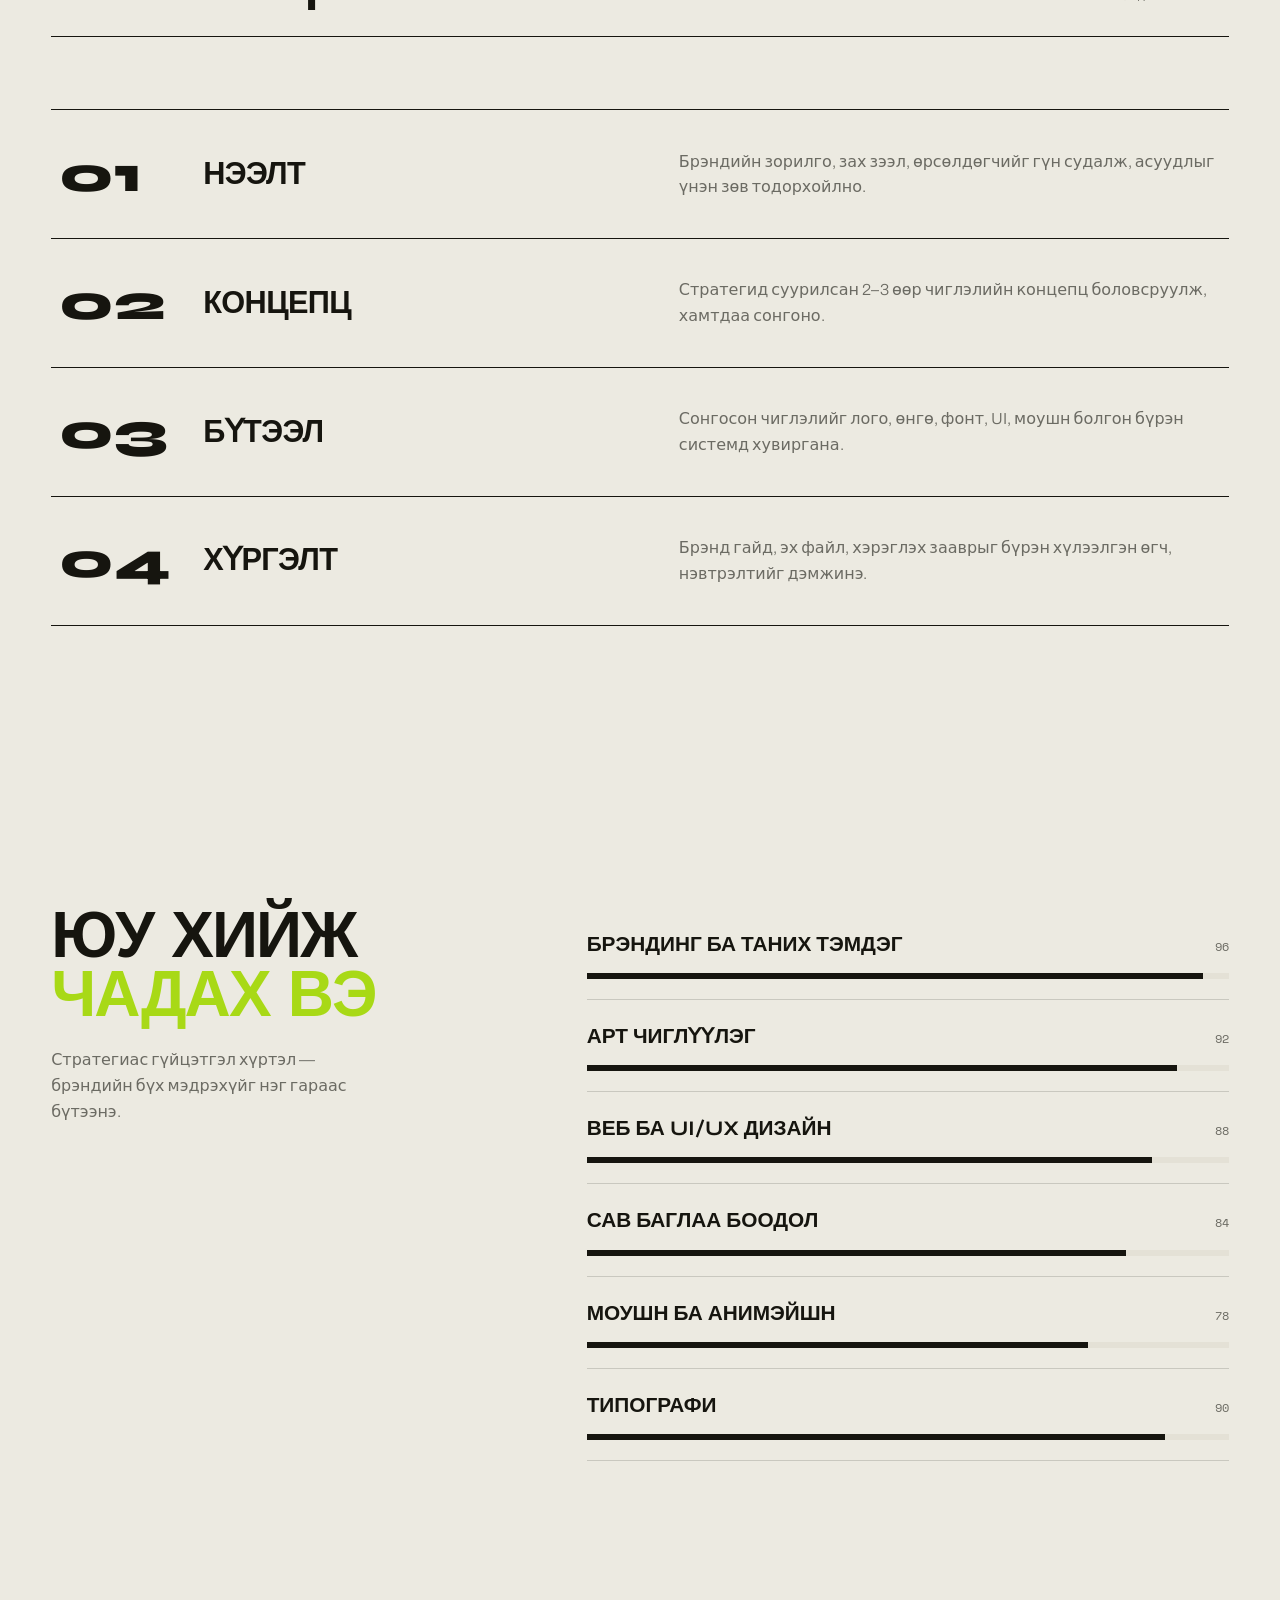
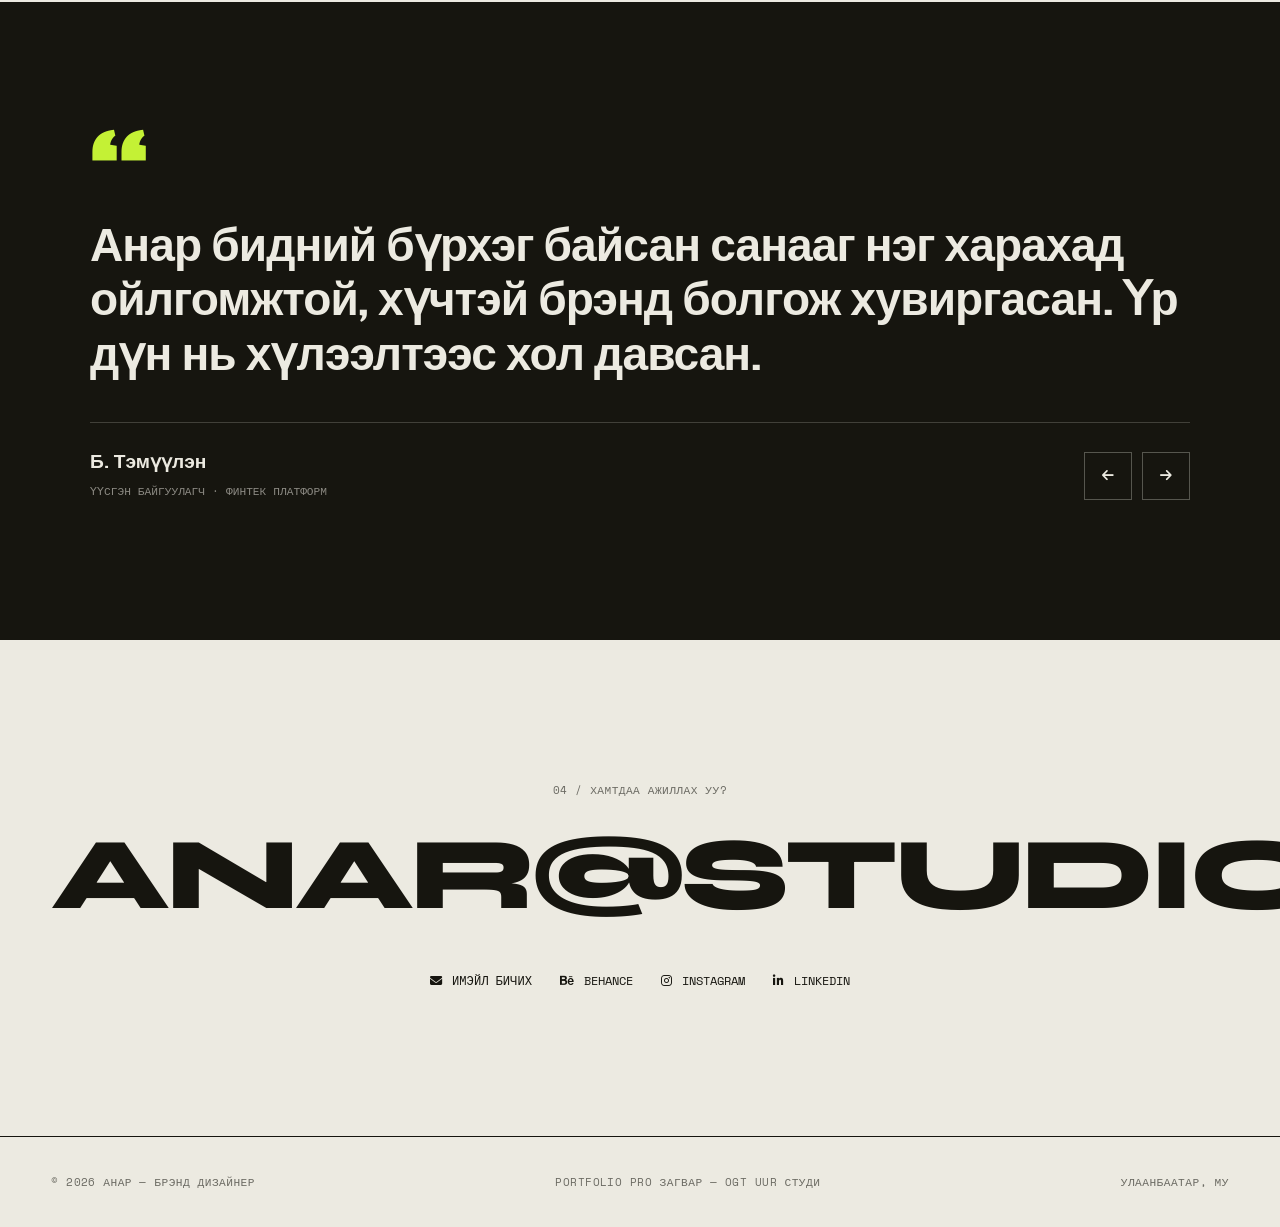
<file: portfolio-pro/index.html>
<!DOCTYPE html>
<html lang="mn">
<head>
  <meta charset="UTF-8">
  <meta name="viewport" content="width=device-width, initial-scale=1.0">
  <title>Анар — Брэнд дизайнер & Арт директор | Portfolio Pro Template</title>
  <meta name="description" content="Анар — Улаанбаатар хотод төвлөрсөн брэнд дизайнер, арт директор. Брэндинг, веб дизайн, сав баглаа, моушн. Сонгмол төслүүд, кейс судалгаа.">
  <meta property="og:title" content="Анар — Брэнд дизайнер & Арт директор">
  <meta property="og:description" content="Санааг брэнд болгон хувиргадаг. Сонгмол төслүүд ба кейс судалгаа.">
  <meta property="og:type" content="profile">
  <meta property="og:locale" content="mn_MN">
  <link rel="preconnect" href="https://fonts.googleapis.com">
  <link href="https://fonts.googleapis.com/css2?family=Syne:wght@600;700;800&family=Space+Mono:wght@400;700&family=Archivo:wght@300;400;500;600&display=swap" rel="stylesheet">
  <link rel="stylesheet" href="https://cdnjs.cloudflare.com/ajax/libs/font-awesome/6.5.0/css/all.min.css">
  <script type="application/ld+json">
  {
    "@context": "https://schema.org",
    "@type": "Person",
    "name": "Анар",
    "jobTitle": "Брэнд дизайнер & Арт директор",
    "address": { "@type": "PostalAddress", "addressLocality": "Ulaanbaatar", "addressCountry": "MN" },
    "knowsAbout": ["Branding", "Web Design", "Packaging", "Motion", "Art Direction"]
  }
  </script>
  <style>
/* ============================================================
   PORTFOLIO PRO — Brutalist editorial
   Paper · ink · electric lime · Syne + Space Mono
   Horizontal-scroll case studies, invert-on-hover.
   (Distinct from Business / Clinic / Restaurant in every axis)
   ============================================================ */
*, *::before, *::after { margin: 0; padding: 0; box-sizing: border-box; }
html { scroll-behavior: smooth; -webkit-font-smoothing: antialiased; text-rendering: optimizeLegibility; }
:root {
  --paper: #eceae1;
  --paper-2: #e4e1d6;
  --ink: #16150f;
  --ink-2: rgba(22,21,15,0.6);
  --ink-3: rgba(22,21,15,0.38);
  --line: rgba(22,21,15,0.16);
  --line-2: rgba(22,21,15,0.3);
  --acc: #c4f135;
  --acc-deep: #a8d916;
  --paper-on-ink: #eceae1;
  --display: 'Syne', sans-serif;
  --mono: 'Space Mono', monospace;
  --sans: 'Archivo', system-ui, sans-serif;
  --ease: cubic-bezier(0.65, 0.05, 0, 1);
  --pad: clamp(20px, 4vw, 56px);
  --sect: clamp(90px, 11vw, 160px);
}
body { font-family: var(--sans); background: var(--paper); color: var(--ink); line-height: 1.6; overflow-x: hidden; font-weight: 400; }
a { color: inherit; text-decoration: none; }
::selection { background: var(--acc); color: var(--ink); }

/* type */
.mono { font-family: var(--mono); font-size: .7rem; letter-spacing: .04em; text-transform: uppercase; }
.idx { font-family: var(--mono); font-size: .72rem; color: var(--ink-3); }
.dsp { font-family: var(--display); font-weight: 800; line-height: 0.92; letter-spacing: -0.03em; text-transform: uppercase; }
.section { padding: var(--sect) var(--pad); position: relative; }
.wrap { max-width: 1340px; margin: 0 auto; }
.sec-top { display: flex; justify-content: space-between; align-items: baseline; gap: 20px; padding-bottom: 28px; margin-bottom: clamp(40px, 6vw, 72px); border-bottom: 1.5px solid var(--ink); }
.sec-top h2 { font-family: var(--display); font-weight: 700; font-size: clamp(1.8rem, 4vw, 3.2rem); line-height: 1; letter-spacing: -0.03em; }
.sec-top .mono { color: var(--ink-2); }

/* reveal: clip-up */
[data-r] { opacity: 0; transform: translateY(40px); transition: opacity .9s var(--ease), transform .9s var(--ease); }
[data-r].in { opacity: 1; transform: none; }
@media (prefers-reduced-motion: reduce) {
  html { scroll-behavior: auto; }
  *, *::before, *::after { animation-duration: .001s !important; transition-duration: .001s !important; }
  [data-r] { opacity: 1 !important; transform: none !important; }
}

/* artwork panels — bold duotone gradient stand-ins.
   TEMPLATE NOTE: replace .art backgrounds with real project images. */
.art { position: relative; overflow: hidden; background: var(--ink); }
.art .art-ic { position: absolute; top: 50%; left: 50%; transform: translate(-50%,-50%); font-size: 2.6rem; color: rgba(236,234,225,0.22); z-index: 1; }
.art.a1 { background: linear-gradient(135deg, #2b2bd6 0%, #6a5cff 50%, #c4f135 140%); }
.art.a2 { background: linear-gradient(135deg, #16150f 0%, #3a3730 60%, #c4f135 180%); }
.art.a3 { background: linear-gradient(135deg, #ff5a36 0%, #ffb03a 70%, #ffe8a3 130%); }
.art.a4 { background: linear-gradient(135deg, #0f7a5a 0%, #36d6a0 60%, #c4f135 150%); }
.art.a5 { background: linear-gradient(135deg, #6a2bd6 0%, #c44df0 60%, #ff8fab 130%); }
.art.a6 { background: linear-gradient(135deg, #16150f 0%, #2b2bd6 130%); }
.art::after { content: ''; position: absolute; inset: 0; mix-blend-mode: overlay; opacity: .5;
  background-image: url("data:image/svg+xml,%3Csvg viewBox='0 0 120 120' xmlns='http://www.w3.org/2000/svg'%3E%3Cfilter id='n'%3E%3CfeTurbulence type='fractalNoise' baseFrequency='0.7' numOctaves='2'/%3E%3C/filter%3E%3Crect width='100%25' height='100%25' filter='url(%23n)' opacity='0.5'/%3E%3C/svg%3E"); }

/* buttons */
.btn { display: inline-flex; align-items: center; gap: 12px; font-family: var(--mono); font-size: .76rem; font-weight: 700; letter-spacing: .08em; text-transform: uppercase; padding: 16px 28px; cursor: pointer; border: 1.5px solid var(--ink); background: var(--ink); color: var(--paper); transition: all .4s var(--ease); }
.btn:hover { background: var(--acc); color: var(--ink); border-color: var(--acc); }
.btn-ghost { background: transparent; color: var(--ink); }
.btn-ghost:hover { background: var(--ink); color: var(--paper); border-color: var(--ink); }

/* ---- nav: index style ---- */
nav { position: fixed; top: 0; left: 0; right: 0; z-index: 1000; mix-blend-mode: difference; }
.nav-in { display: flex; align-items: center; justify-content: space-between; padding: 24px var(--pad); }
.nav-name { font-family: var(--display); font-weight: 800; font-size: 1.2rem; letter-spacing: -0.02em; text-transform: uppercase; color: #fff; }
.nav-name b { color: var(--acc); }
.nav-idx { display: flex; gap: 30px; }
.nav-idx a { font-family: var(--mono); font-size: .72rem; letter-spacing: .06em; text-transform: uppercase; color: #fff; display: flex; gap: 7px; transition: opacity .3s; }
.nav-idx a sup { color: var(--acc); font-size: .6rem; }
.nav-idx a:hover { opacity: .55; }
.nav-status { display: flex; align-items: center; gap: 9px; font-family: var(--mono); font-size: .68rem; text-transform: uppercase; color: #fff; }
.nav-status .dot { width: 8px; height: 8px; border-radius: 50%; background: var(--acc); animation: blink 2s infinite; }
@keyframes blink { 0%,100% { opacity: 1; } 50% { opacity: .3; } }
.burger { display: none; background: none; border: none; cursor: pointer; flex-direction: column; gap: 5px; }
.burger span { width: 26px; height: 2px; background: #fff; display: block; }
.m-nav { position: fixed; inset: 0; z-index: 2000; background: var(--ink); color: var(--paper); display: flex; flex-direction: column; justify-content: center; padding: var(--pad); gap: 4px; transform: translateY(-100%); transition: transform .6s var(--ease); }
.m-nav.open { transform: none; }
.m-nav a { font-family: var(--display); font-weight: 700; font-size: clamp(2rem,9vw,3.2rem); text-transform: uppercase; color: var(--paper); padding: 8px 0; display: flex; gap: 14px; align-items: baseline; }
.m-nav a sup { font-family: var(--mono); font-size: .8rem; color: var(--acc); }
.m-close { position: absolute; top: 22px; right: var(--pad); background: none; border: none; color: var(--paper); font-size: 1.6rem; cursor: pointer; }

/* ============ HERO — poster, bottom-anchored ============ */
.hero { min-height: 100vh; display: flex; flex-direction: column; justify-content: space-between; padding: 120px var(--pad) 40px; position: relative; }
.hero-top { display: flex; justify-content: space-between; gap: 20px; flex-wrap: wrap; }
.hero-top .mono { color: var(--ink-2); max-width: 230px; line-height: 1.7; }
.hero-mid { padding: clamp(30px,5vw,60px) 0; }
.hero h1 { font-family: var(--display); font-weight: 800; font-size: clamp(3.2rem, 13vw, 12rem); line-height: 0.86; letter-spacing: -0.04em; text-transform: uppercase; }
.hero h1 .out { -webkit-text-stroke: 2px var(--ink); color: transparent; }
.hero h1 .em { color: var(--ink); position: relative; display: inline-block; }
.hero h1 .em::after { content: ''; position: absolute; left: -2%; right: -2%; bottom: 8%; height: 26%; background: var(--acc); z-index: -1; transform: scaleX(0); transform-origin: left; transition: transform 1s var(--ease) .9s; }
.hero.lit h1 .em::after { transform: scaleX(1); }
.hero-bot { display: flex; justify-content: space-between; align-items: flex-end; gap: 24px; flex-wrap: wrap; border-top: 1.5px solid var(--ink); padding-top: 24px; }
.hero-role { font-family: var(--display); font-weight: 700; font-size: clamp(1.1rem, 2vw, 1.7rem); letter-spacing: -0.02em; }
.hero-meta { display: flex; gap: 36px; flex-wrap: wrap; }
.hero-meta .hm .v { font-family: var(--display); font-weight: 700; font-size: 1.3rem; }
.hero-meta .hm .k { font-family: var(--mono); font-size: .64rem; text-transform: uppercase; color: var(--ink-3); }
.hero-scroll { font-family: var(--mono); font-size: .68rem; text-transform: uppercase; color: var(--ink-2); display: flex; align-items: center; gap: 10px; }
.hero-scroll i { animation: bob 1.6s var(--ease) infinite; }
@keyframes bob { 0%,100% { transform: translateY(0); } 50% { transform: translateY(5px); } }

/* ---- marquee ---- */
.marquee { border-top: 1.5px solid var(--ink); border-bottom: 1.5px solid var(--ink); overflow: hidden; padding: 18px 0; background: var(--acc); }
.marquee-track { display: flex; gap: 50px; white-space: nowrap; width: max-content; animation: scrollx 26s linear infinite; }
.marquee-track span { font-family: var(--display); font-weight: 800; font-size: 1.4rem; text-transform: uppercase; letter-spacing: -0.01em; display: flex; align-items: center; gap: 50px; }
.marquee-track span::after { content: '✦'; font-size: 1rem; }
@keyframes scrollx { to { transform: translateX(-50%); } }

/* ============ FEATURED PROJECT ============ */
.feat-in { display: grid; grid-template-columns: 1fr 1fr; gap: 0; border: 1.5px solid var(--ink); }
.feat-art { position: relative; aspect-ratio: 4/3; }
.feat-art .art { position: absolute; inset: 0; }
.feat-art .badge { position: absolute; top: 20px; left: 20px; z-index: 2; font-family: var(--mono); font-size: .64rem; text-transform: uppercase; background: var(--acc); color: var(--ink); padding: 7px 13px; }
.feat-body { padding: clamp(28px, 4vw, 56px); display: flex; flex-direction: column; justify-content: space-between; border-left: 1.5px solid var(--ink); }
.feat-body .mono { color: var(--ink-2); margin-bottom: 20px; }
.feat-body h3 { font-family: var(--display); font-weight: 800; font-size: clamp(2rem, 4vw, 3.4rem); line-height: 0.96; text-transform: uppercase; letter-spacing: -0.03em; margin-bottom: 22px; }
.feat-body p { color: var(--ink-2); max-width: 440px; margin-bottom: 30px; font-weight: 300; font-size: 1.02rem; line-height: 1.7; }
.feat-tags { display: flex; gap: 8px; flex-wrap: wrap; margin-bottom: 32px; }
.feat-tags span { font-family: var(--mono); font-size: .64rem; text-transform: uppercase; border: 1px solid var(--line-2); padding: 6px 12px; }

/* ============ CASE STUDIES — horizontal scroll ============ */
.cases { padding: var(--sect) 0; }
.cases .sec-top { margin: 0 var(--pad) clamp(40px,5vw,64px); }
.cs-hint { font-family: var(--mono); font-size: .66rem; text-transform: uppercase; color: var(--ink-2); display: flex; align-items: center; gap: 10px; }
.cs-scroller { display: flex; gap: 0; overflow-x: auto; scroll-snap-type: x mandatory; scrollbar-width: none; cursor: grab; padding: 0 var(--pad); }
.cs-scroller::-webkit-scrollbar { display: none; }
.cs-scroller.grabbing { cursor: grabbing; }
.cs-panel { flex: 0 0 clamp(280px, 40vw, 520px); scroll-snap-align: start; border: 1.5px solid var(--ink); border-right: none; cursor: pointer; background: var(--paper); transition: background .5s var(--ease); }
.cs-panel:last-child { border-right: 1.5px solid var(--ink); }
.cs-art { position: relative; aspect-ratio: 16/11; overflow: hidden; border-bottom: 1.5px solid var(--ink); }
.cs-art .art { position: absolute; inset: 0; transition: transform .8s var(--ease); }
.cs-panel:hover .cs-art .art { transform: scale(1.06); }
.cs-art .num { position: absolute; top: 16px; right: 18px; z-index: 2; font-family: var(--mono); font-size: .72rem; color: #fff; }
.cs-info { padding: 26px 24px; display: flex; flex-direction: column; gap: 14px; transition: color .5s; }
.cs-info .cs-cat { font-family: var(--mono); font-size: .64rem; text-transform: uppercase; color: var(--ink-3); transition: color .5s; }
.cs-info h3 { font-family: var(--display); font-weight: 700; font-size: 1.7rem; text-transform: uppercase; line-height: 0.98; letter-spacing: -0.02em; }
.cs-info .cs-open { font-family: var(--mono); font-size: .66rem; text-transform: uppercase; display: flex; align-items: center; gap: 9px; margin-top: 6px; }
.cs-info .cs-open i { transition: transform .4s var(--ease); }
.cs-panel:hover { background: var(--ink); }
.cs-panel:hover .cs-info, .cs-panel:hover .cs-info h3 { color: var(--paper); }
.cs-panel:hover .cs-cat { color: var(--acc); }
.cs-panel:hover .cs-open i { transform: translate(4px,-4px); }
.cs-rail { display: flex; align-items: center; gap: 22px; padding: 28px var(--pad) 0; margin-top: 4px; }
.cs-progress { flex: 1; height: 2px; background: var(--line); position: relative; }
.cs-progress span { position: absolute; left: 0; top: 0; height: 100%; background: var(--ink); width: 25%; }
.cs-arrows { display: flex; gap: 10px; }
.cs-arrows button { width: 48px; height: 48px; border: 1.5px solid var(--ink); background: transparent; cursor: pointer; transition: all .4s; }
.cs-arrows button:hover { background: var(--ink); color: var(--paper); }

/* case study detail overlay — the signature transition */
.cs-detail { position: fixed; inset: 0; z-index: 5000; background: var(--ink); color: var(--paper); overflow-y: auto; transform: translateY(100%); transition: transform .7s var(--ease); }
.cs-detail.open { transform: none; }
.csd-top { position: sticky; top: 0; z-index: 3; display: flex; justify-content: space-between; align-items: center; padding: 22px var(--pad); border-bottom: 1px solid rgba(236,234,225,0.16); background: var(--ink); }
.csd-top .mono { color: rgba(236,234,225,0.6); }
.csd-close { background: none; border: 1px solid rgba(236,234,225,0.3); color: var(--paper); font-family: var(--mono); font-size: .7rem; text-transform: uppercase; padding: 11px 20px; cursor: pointer; display: flex; align-items: center; gap: 10px; transition: all .3s; }
.csd-close:hover { background: var(--acc); color: var(--ink); border-color: var(--acc); }
.csd-hero { padding: clamp(48px,7vw,110px) var(--pad) clamp(36px,4vw,60px); }
.csd-hero .cat { font-family: var(--mono); font-size: .72rem; text-transform: uppercase; color: var(--acc); margin-bottom: 20px; }
.csd-hero h2 { font-family: var(--display); font-weight: 800; font-size: clamp(2.6rem,7vw,6rem); line-height: 0.9; text-transform: uppercase; letter-spacing: -0.03em; }
.csd-art { height: clamp(280px,46vw,560px); margin: 0 var(--pad); position: relative; }
.csd-art .art { position: absolute; inset: 0; }
.csd-grid { display: grid; grid-template-columns: 1fr 1fr; gap: clamp(30px,5vw,80px); padding: clamp(48px,6vw,90px) var(--pad); max-width: 1340px; margin: 0 auto; }
.csd-grid .lead { font-family: var(--display); font-weight: 700; font-size: clamp(1.4rem,2.4vw,2rem); line-height: 1.2; text-transform: none; letter-spacing: -0.01em; }
.csd-grid .body p { color: rgba(236,234,225,0.7); font-weight: 300; margin-bottom: 18px; }
.csd-meta { display: flex; flex-direction: column; gap: 0; margin-top: 10px; }
.csd-meta .row { display: flex; justify-content: space-between; padding: 16px 0; border-bottom: 1px solid rgba(236,234,225,0.16); }
.csd-meta .row span { font-family: var(--mono); font-size: .68rem; text-transform: uppercase; color: rgba(236,234,225,0.5); }
.csd-meta .row b { font-family: var(--display); font-weight: 700; }
.csd-results { display: flex; gap: clamp(30px,5vw,70px); padding: 0 var(--pad) clamp(60px,8vw,120px); flex-wrap: wrap; }
.csd-results .r .n { font-family: var(--display); font-weight: 800; font-size: clamp(2.4rem,5vw,4rem); color: var(--acc); line-height: 1; }
.csd-results .r .l { font-family: var(--mono); font-size: .68rem; text-transform: uppercase; color: rgba(236,234,225,0.6); margin-top: 10px; }

/* ============ PROCESS — brutalist numbered rows ============ */
.proc-list { border-top: 1.5px solid var(--ink); }
.proc-row { display: grid; grid-template-columns: 120px 1fr 1.2fr; gap: 24px; align-items: center; padding: clamp(26px,3vw,42px) 8px; border-bottom: 1.5px solid var(--ink); position: relative; transition: color .5s var(--ease), padding .5s var(--ease); }
.proc-row::before { content: ''; position: absolute; inset: 0; background: var(--ink); transform: scaleY(0); transform-origin: bottom; transition: transform .5s var(--ease); z-index: -1; }
.proc-row:hover::before { transform: scaleY(1); }
.proc-row:hover { color: var(--paper); padding-left: 24px; padding-right: 24px; }
.proc-row .p-num { font-family: var(--display); font-weight: 800; font-size: clamp(2rem,4vw,3.4rem); line-height: 1; }
.proc-row:hover .p-num { color: var(--acc); }
.proc-row .p-name { font-family: var(--display); font-weight: 700; font-size: clamp(1.3rem,2.4vw,2rem); text-transform: uppercase; letter-spacing: -0.02em; }
.proc-row .p-desc { color: var(--ink-2); font-weight: 300; transition: color .5s; }
.proc-row:hover .p-desc { color: rgba(236,234,225,0.7); }

/* ============ SKILLS — meters ============ */
.skills-in { display: grid; grid-template-columns: 1fr 1.4fr; gap: clamp(36px,6vw,90px); }
.skills-left h2 { font-family: var(--display); font-weight: 800; font-size: clamp(2.4rem,5vw,4.4rem); line-height: 0.92; text-transform: uppercase; letter-spacing: -0.03em; }
.skills-left h2 em { font-style: normal; color: var(--acc-deep); }
.skills-left p { color: var(--ink-2); font-weight: 300; margin-top: 22px; max-width: 340px; }
.skill { padding: 20px 0; border-bottom: 1px solid var(--line); }
.skill-head { display: flex; justify-content: space-between; align-items: baseline; margin-bottom: 12px; }
.skill-head .nm { font-family: var(--display); font-weight: 700; font-size: 1.3rem; text-transform: uppercase; }
.skill-head .pc { font-family: var(--mono); font-size: .76rem; color: var(--ink-2); }
.skill-meter { height: 6px; background: var(--paper-2); position: relative; overflow: hidden; }
.skill-meter span { position: absolute; left: 0; top: 0; height: 100%; width: 0; background: var(--ink); transition: width 1.2s var(--ease); }
.skill.in .skill-meter span { width: var(--w); }
.skill.in:nth-child(2) .skill-meter span { transition-delay: .08s; }
.skill.in:nth-child(3) .skill-meter span { transition-delay: .16s; }
.skill.in:nth-child(4) .skill-meter span { transition-delay: .24s; }
.skill.in:nth-child(5) .skill-meter span { transition-delay: .32s; }
.skill.in:nth-child(6) .skill-meter span { transition-delay: .4s; }

/* ============ TESTIMONIALS — big editorial quote ============ */
.quotes { background: var(--ink); color: var(--paper); }
.quotes .q-stage { max-width: 1100px; margin: 0 auto; }
.quotes .q-mark { font-family: var(--display); font-weight: 800; font-size: 6rem; color: var(--acc); line-height: 0.5; }
.q-slide { display: none; }
.q-slide.on { display: block; animation: qf .6s var(--ease); }
@keyframes qf { from { opacity: 0; transform: translateY(16px); } to { opacity: 1; transform: none; } }
.q-slide blockquote { font-family: var(--display); font-weight: 700; font-size: clamp(1.6rem,3.6vw,3rem); line-height: 1.18; letter-spacing: -0.02em; margin: 28px 0 40px; }
.q-who { display: flex; justify-content: space-between; align-items: flex-end; gap: 20px; flex-wrap: wrap; border-top: 1px solid rgba(236,234,225,0.2); padding-top: 24px; }
.q-who .nm { font-family: var(--display); font-weight: 700; font-size: 1.2rem; }
.q-who .rl { font-family: var(--mono); font-size: .7rem; text-transform: uppercase; color: rgba(236,234,225,0.55); margin-top: 4px; }
.q-nav { display: flex; gap: 10px; }
.q-nav button { width: 48px; height: 48px; border: 1px solid rgba(236,234,225,0.3); background: transparent; color: var(--paper); cursor: pointer; transition: all .4s; }
.q-nav button:hover { background: var(--acc); color: var(--ink); border-color: var(--acc); }

/* ============ CONTACT ============ */
.contact { padding: var(--sect) var(--pad); text-align: center; }
.contact .mono { color: var(--ink-2); margin-bottom: 30px; display: block; }
.contact-mail { font-family: var(--display); font-weight: 800; font-size: clamp(2rem, 8vw, 7rem); text-transform: uppercase; letter-spacing: -0.04em; line-height: 0.9; display: inline-block; position: relative; }
.contact-mail::after { content: ''; position: absolute; left: 0; right: 0; bottom: 4%; height: 8%; background: var(--acc); transform: scaleX(0); transform-origin: left; transition: transform .6s var(--ease); z-index: -1; }
.contact-mail:hover::after { transform: scaleX(1); }
.contact-sub { display: flex; gap: 28px; justify-content: center; flex-wrap: wrap; margin-top: 50px; }
.contact-sub a { font-family: var(--mono); font-size: .76rem; text-transform: uppercase; display: flex; align-items: center; gap: 10px; padding-bottom: 4px; border-bottom: 1.5px solid transparent; transition: border-color .3s; }
.contact-sub a:hover { border-color: var(--ink); }

/* ---- footer ---- */
footer { border-top: 1.5px solid var(--ink); padding: 36px var(--pad); display: flex; justify-content: space-between; gap: 16px; flex-wrap: wrap; }
footer .mono { color: var(--ink-2); }

/* ---- responsive ---- */
@media (max-width: 960px) {
  .feat-in { grid-template-columns: 1fr; }
  .feat-art { aspect-ratio: 16/10; }
  .feat-body { border-left: none; border-top: 1.5px solid var(--ink); }
  .skills-in { grid-template-columns: 1fr; gap: 40px; }
  .csd-grid { grid-template-columns: 1fr; }
  .proc-row { grid-template-columns: 70px 1fr; gap: 14px 18px; }
  .proc-row .p-desc { grid-column: 2; }
}
@media (max-width: 720px) {
  .nav-idx, .nav-status { display: none; }
  .burger { display: flex; }
}
@media (max-width: 520px) {
  .hero-meta { gap: 22px; }
  .proc-row { grid-template-columns: 1fr; }
  .proc-row .p-num { font-size: 1.6rem; }
}
  </style>
</head>
<body>

  <!-- NAV: index style (blend-difference over any bg) -->
  <nav id="nav">
    <div class="nav-in">
      <a href="#top" class="nav-name">АНАР<b>.</b></a>
      <div class="nav-idx">
        <a href="#featured"><sup>01</sup> Сонгмол</a>
        <a href="#cases"><sup>02</sup> Кейс</a>
        <a href="#process"><sup>03</sup> Үйл явц</a>
        <a href="#contact"><sup>04</sup> Холбоо</a>
      </div>
      <div class="nav-status"><span class="dot"></span> Ажил хүлээж авч байна</div>
      <button class="burger" id="burger" aria-label="Цэс"><span></span><span></span><span></span></button>
    </div>
  </nav>

  <div class="m-nav" id="mnav">
    <button class="m-close" id="mclose" aria-label="Хаах"><i class="fas fa-times"></i></button>
    <a href="#featured"><sup>01</sup> Сонгмол</a>
    <a href="#cases"><sup>02</sup> Кейс судалгаа</a>
    <a href="#process"><sup>03</sup> Үйл явц</a>
    <a href="#skills"><sup>04</sup> Чадвар</a>
    <a href="#contact"><sup>05</sup> Холбоо барих</a>
  </div>

  <main id="top">

  <!-- ============ HERO — poster ============ -->
  <header class="hero" id="hero">
    <div class="hero-top">
      <div class="mono">Брэнд дизайнер · Арт директор · Улаанбаатарт төвлөрсөн, дэлхий даяар ажилладаг</div>
      <div class="mono" style="text-align:right">Портфолио<br>2018 — 2026</div>
    </div>
    <div class="hero-mid">
      <h1>
        Санааг<br>
        <span class="em">брэнд</span> <span class="out">болгож</span><br>
        хувиргадаг.
      </h1>
    </div>
    <div class="hero-bot">
      <div class="hero-meta">
        <div class="hm"><div class="v">8 жил</div><div class="k">Туршлага</div></div>
        <div class="hm"><div class="v">60+</div><div class="k">Төсөл</div></div>
        <div class="hm"><div class="v">4</div><div class="k">Шагнал</div></div>
      </div>
      <div class="hero-scroll">Доош гүйлгэ <i class="fas fa-arrow-down"></i></div>
    </div>
  </header>

  <!-- ---- marquee ---- -->
  <div class="marquee" aria-hidden="true">
    <div class="marquee-track">
      <span>Брэндинг</span><span>Лого дизайн</span><span>Веб дизайн</span><span>UI / UX</span><span>Сав баглаа</span><span>Моушн</span><span>Арт чиглүүлэг</span>
      <span>Брэндинг</span><span>Лого дизайн</span><span>Веб дизайн</span><span>UI / UX</span><span>Сав баглаа</span><span>Моушн</span><span>Арт чиглүүлэг</span>
    </div>
  </div>

  <!-- ============ FEATURED PROJECT ============ -->
  <section class="section" id="featured">
    <div class="wrap">
      <div class="sec-top" data-r>
        <h2>Сонгмол төсөл</h2>
        <span class="mono">01 / Онцлох ажил</span>
      </div>
      <div class="feat-in" data-r>
        <div class="feat-art">
          <div class="art a1"><span class="art-ic"><i class="fas fa-bolt"></i></span></div>
          <span class="badge">2025 · Rebrand</span>
        </div>
        <div class="feat-body">
          <div>
            <div class="mono">Финтек брэнд · Бүрэн таних тэмдэг</div>
            <h3>Хослол<br>Финтек</h3>
            <p>Монголын тэргүүлэх дижитал төлбөрийн платформын брэндийг тэг цэгээс шинээр бүтээв. Лого, өнгөний систем, аппликейшний UI, маркетингийн хэл — бүгдийг нэг дүрд нэгтгэв.</p>
            <div class="feat-tags"><span>Брэндинг</span><span>UI/UX</span><span>Моушн</span><span>Гайд</span></div>
          </div>
          <a href="#cases" class="btn btn-ghost">Кейс үзэх <i class="fas fa-arrow-right"></i></a>
        </div>
      </div>
    </div>
  </section>

  <!-- ============ CASE STUDIES — horizontal scroll ============ -->
  <section class="cases" id="cases">
    <div class="sec-top" data-r>
      <h2>Кейс судалгаа</h2>
      <span class="cs-hint">Чирж эсвэл гүйлгэж үзнэ үү <i class="fas fa-arrows-left-right"></i></span>
    </div>
    <div class="cs-scroller" id="csScroller" data-r></div>
    <div class="cs-rail">
      <div class="cs-progress"><span id="csBar"></span></div>
      <div class="cs-arrows">
        <button id="csPrev" aria-label="Өмнөх"><i class="fas fa-arrow-left"></i></button>
        <button id="csNext" aria-label="Дараах"><i class="fas fa-arrow-right"></i></button>
      </div>
    </div>
  </section>

  <!-- ============ PROCESS ============ -->
  <section class="section" id="process">
    <div class="wrap">
      <div class="sec-top" data-r>
        <h2>Ажиллах арга</h2>
        <span class="mono">03 / Дөрвөн алхам</span>
      </div>
      <div class="proc-list" data-r>
        <div class="proc-row">
          <div class="p-num">01</div>
          <div class="p-name">Нээлт</div>
          <div class="p-desc">Брэндийн зорилго, зах зээл, өрсөлдөгчийг гүн судалж, асуудлыг үнэн зөв тодорхойлно.</div>
        </div>
        <div class="proc-row">
          <div class="p-num">02</div>
          <div class="p-name">Концепц</div>
          <div class="p-desc">Стратегид суурилсан 2–3 өөр чиглэлийн концепц боловсруулж, хамтдаа сонгоно.</div>
        </div>
        <div class="proc-row">
          <div class="p-num">03</div>
          <div class="p-name">Бүтээл</div>
          <div class="p-desc">Сонгосон чиглэлийг лого, өнгө, фонт, UI, моушн болгон бүрэн системд хувиргана.</div>
        </div>
        <div class="proc-row">
          <div class="p-num">04</div>
          <div class="p-name">Хүргэлт</div>
          <div class="p-desc">Брэнд гайд, эх файл, хэрэглэх зааврыг бүрэн хүлээлгэн өгч, нэвтрэлтийг дэмжинэ.</div>
        </div>
      </div>
    </div>
  </section>

  <!-- ============ SKILLS — meters ============ -->
  <section class="section" id="skills">
    <div class="wrap skills-in">
      <div class="skills-left" data-r>
        <h2>Юу хийж<br><em>чадах вэ</em></h2>
        <p>Стратегиас гүйцэтгэл хүртэл — брэндийн бүх мэдрэхүйг нэг гараас бүтээнэ.</p>
      </div>
      <div class="skills-right" data-r>
        <div class="skill" style="--w:96%"><div class="skill-head"><span class="nm">Брэндинг ба таних тэмдэг</span><span class="pc">96</span></div><div class="skill-meter"><span></span></div></div>
        <div class="skill" style="--w:92%"><div class="skill-head"><span class="nm">Арт чиглүүлэг</span><span class="pc">92</span></div><div class="skill-meter"><span></span></div></div>
        <div class="skill" style="--w:88%"><div class="skill-head"><span class="nm">Веб ба UI/UX дизайн</span><span class="pc">88</span></div><div class="skill-meter"><span></span></div></div>
        <div class="skill" style="--w:84%"><div class="skill-head"><span class="nm">Сав баглаа боодол</span><span class="pc">84</span></div><div class="skill-meter"><span></span></div></div>
        <div class="skill" style="--w:78%"><div class="skill-head"><span class="nm">Моушн ба анимэйшн</span><span class="pc">78</span></div><div class="skill-meter"><span></span></div></div>
        <div class="skill" style="--w:90%"><div class="skill-head"><span class="nm">Типографи</span><span class="pc">90</span></div><div class="skill-meter"><span></span></div></div>
      </div>
    </div>
  </section>

  <!-- ============ TESTIMONIALS ============ -->
  <section class="section quotes" id="quotes">
    <div class="q-stage">
      <div class="q-mark" aria-hidden="true">“</div>
      <div id="qSlides">
        <div class="q-slide on">
          <blockquote>Анар бидний бүрхэг байсан санааг нэг харахад ойлгомжтой, хүчтэй брэнд болгож хувиргасан. Үр дүн нь хүлээлтээс хол давсан.</blockquote>
          <div class="q-who"><div><div class="nm">Б. Тэмүүлэн</div><div class="rl">Үүсгэн байгуулагч · Финтек платформ</div></div><div class="q-nav"><button id="qPrev" aria-label="Өмнөх"><i class="fas fa-arrow-left"></i></button><button id="qNext" aria-label="Дараах"><i class="fas fa-arrow-right"></i></button></div></div>
        </div>
        <div class="q-slide">
          <blockquote>Хамтран ажиллахад маш цэгцтэй, тодорхой. Дизайн бүрийн ард бодит логик, стратеги байсан нь биднийг үнэхээр итгүүлсэн.</blockquote>
          <div class="q-who"><div><div class="nm">Э. Номин</div><div class="rl">Маркетингийн захирал · Хэрэглээний брэнд</div></div><div class="q-nav"><button class="qp" aria-label="Өмнөх"><i class="fas fa-arrow-left"></i></button><button class="qn" aria-label="Дараах"><i class="fas fa-arrow-right"></i></button></div></div>
        </div>
        <div class="q-slide">
          <blockquote>Манай савлагааны шинэ дизайн тавиур дээр шууд анхаарал татдаг боллоо. Борлуулалт эхний улиралд мэдэгдэхүйц өслөө.</blockquote>
          <div class="q-who"><div><div class="nm">Г. Сараа</div><div class="rl">Брэнд менежер · Хүнсний үйлдвэр</div></div><div class="q-nav"><button class="qp" aria-label="Өмнөх"><i class="fas fa-arrow-left"></i></button><button class="qn" aria-label="Дараах"><i class="fas fa-arrow-right"></i></button></div></div>
        </div>
      </div>
    </div>
  </section>

  <!-- ============ CONTACT ============ -->
  <section class="contact" id="contact">
    <span class="mono">04 / Хамтдаа ажиллах уу?</span>
    <div data-r>
      <a href="mailto:anar@studio.mn" class="contact-mail">anar@studio.mn</a>
    </div>
    <div class="contact-sub" data-r>
      <a href="mailto:anar@studio.mn"><i class="fas fa-envelope"></i> Имэйл бичих</a>
      <a href="#"><i class="fab fa-behance"></i> Behance</a>
      <a href="#"><i class="fab fa-instagram"></i> Instagram</a>
      <a href="#"><i class="fab fa-linkedin-in"></i> LinkedIn</a>
    </div>
  </section>

  </main>

  <!-- CASE DETAIL OVERLAY -->
  <div class="cs-detail" id="csDetail" aria-hidden="true">
    <div class="csd-top">
      <span class="mono" id="csdIndex">КЕЙС 01 / 05</span>
      <button class="csd-close" id="csdClose">Хаах <i class="fas fa-times"></i></button>
    </div>
    <div class="csd-hero">
      <div class="cat" id="csdCat">Брэндинг</div>
      <h2 id="csdTitle">Төслийн нэр</h2>
    </div>
    <div class="csd-art"><div class="art" id="csdArt"><span class="art-ic"><i class="fas fa-star"></i></span></div></div>
    <div class="csd-grid">
      <div class="lead" id="csdLead"></div>
      <div>
        <div class="body" id="csdBody"></div>
        <div class="csd-meta" id="csdMeta"></div>
      </div>
    </div>
    <div class="csd-results" id="csdResults"></div>
  </div>

  <!-- FOOTER -->
  <footer>
    <span class="mono">© 2026 Анар — Брэнд дизайнер</span>
    <span class="mono">Portfolio Pro загвар — OGT UUR студи</span>
    <span class="mono">Улаанбаатар, МУ</span>
  </footer>

  <script>
    (function() {
      'use strict';
      var reduce = window.matchMedia('(prefers-reduced-motion: reduce)').matches;

      /* reveal + skills */
      var io = new IntersectionObserver(function(es) {
        es.forEach(function(e) { if (e.isIntersecting) { e.target.classList.add('in'); io.unobserve(e.target); } });
      }, { threshold: 0.12, rootMargin: '0px 0px -40px 0px' });
      document.querySelectorAll('[data-r]').forEach(function(el) { io.observe(el); });
      var sio = new IntersectionObserver(function(es) {
        es.forEach(function(e) { if (e.isIntersecting) { e.target.classList.add('in'); sio.unobserve(e.target); } });
      }, { threshold: 0.4 });
      document.querySelectorAll('.skill').forEach(function(el) { sio.observe(el); });

      /* hero highlight */
      setTimeout(function() { document.getElementById('hero').classList.add('lit'); }, 100);

      /* mobile nav */
      var mnav = document.getElementById('mnav');
      document.getElementById('burger').addEventListener('click', function() { mnav.classList.add('open'); });
      document.getElementById('mclose').addEventListener('click', function() { mnav.classList.remove('open'); });
      mnav.querySelectorAll('a').forEach(function(a) { a.addEventListener('click', function() { mnav.classList.remove('open'); }); });

      /* ============ CASE STUDIES DATA ============ */
      var CASES = [
        { cat: 'Брэндинг · UI/UX', title: 'Хослол Финтек', art: 'a1',
          lead: 'Монголын тэргүүлэх дижитал төлбөрийн платформын бүрэн брэнд шинэчлэл.',
          body: ['Хэрэглэгчид итгэл төрүүлэх, орчин үеийн санагдах брэнд хэрэгтэй байв. Бид судалгаанаас эхлэн лого, өнгөний систем, аппликейшний UI хүртэл бүгдийг шинээр зохиов.', 'Моушн хэл, дуу авианы таних тэмдэг хүртэл нэгдсэн систем болгов.'],
          meta: [['Үйлчлүүлэгч','Финтек платформ'],['Он','2025'],['Үүрэг','Арт директор, дизайн'],['Хугацаа','14 долоо хоног']],
          results: [['+38%','Шинэ хэрэглэгч'],['2.4x','Брэнд таних'],['#1','Салбартаа']] },
        { cat: 'Сав баглаа', title: 'Тал Нутаг Органик', art: 'a3',
          lead: 'Органик хүнсний брэндийн савлагааны иж бүрэн систем.',
          body: ['Тавиур дээр ялгарах, байгальлаг мэдрэмжтэй савлагаа шаардлагатай байв. Уламжлалт хээг орчин үеийн минимал хэлбэрт оруулав.', '12 төрлийн бүтээгдэхүүнд тэлэх боломжтой систем бүтээв.'],
          meta: [['Үйлчлүүлэгч','Хүнсний үйлдвэр'],['Он','2024'],['Үүрэг','Дизайн, арт чиглүүлэг'],['Хугацаа','9 долоо хоног']],
          results: [['+52%','Тавиурын борлуулалт'],['12','Бүтээгдэхүүн'],['★','Шилдэг савлагаа']] },
        { cat: 'Веб дизайн', title: 'Студи Архитектур', art: 'a4',
          lead: 'Архитектурын товчооны портфолио вэбсайт.',
          body: ['Төслүүдийг урлагийн бүтээл мэт харуулах, чимээгүй боловч хүчтэй веб орчин бүтээв.', 'Хөдөлгөөн, типографи, цагаан зайг гол хэрэгсэл болгов.'],
          meta: [['Үйлчлүүлэгч','Архитектур товчоо'],['Он','2024'],['Үүрэг','Веб дизайн, UI'],['Хугацаа','7 долоо хоног']],
          results: [['x3','Зочдын хугацаа'],['+44%','Холбоо барих'],['Awwwards','Хүндэт дурдсан']] },
        { cat: 'Брэндинг · Моушн', title: 'Нэйшн Спорт', art: 'a5',
          lead: 'Спортын лигийн эрч хүчтэй брэнд таних тэмдэг.',
          body: ['Залуу, эрч хүчтэй үзэгчдэд зориулсан динамик брэнд хэрэгтэй байв. Хөдөлгөөнд суурилсан, уян хатан лого систем зохиов.', 'Цацалт, нийгмийн сүлжээ, талбайн графикт нэгдсэн.'],
          meta: [['Үйлчлүүлэгч','Спортын лиг'],['Он','2023'],['Үүрэг','Арт директор'],['Хугацаа','11 долоо хоног']],
          results: [['+120%','Сошиал хүрээ'],['8','Хэрэглээний орчин'],['★','Шилдэг айдентити']] },
        { cat: 'UI/UX', title: 'Эрдэм Сургалт', art: 'a6',
          lead: 'Цахим сургалтын платформын хэрэглэгчийн туршлага.',
          body: ['Сурагчдад ээлтэй, төвөггүй сурах урсгал бүтээх зорилттой байв. Мэдээллийн архитектураас эхлэн дахин зохион байгуулав.', 'Дизайн систем, компонентын сан бүрдүүлэв.'],
          meta: [['Үйлчлүүлэгч','EdTech стартап'],['Он','2023'],['Үүрэг','Бүтээгдэхүүн дизайн'],['Хугацаа','12 долоо хоног']],
          results: [['+61%','Хичээл дуусгалт'],['-30%','Дэмжлэгийн хүсэлт'],['NPS 72','Хэрэглэгч']] }
      ];

      var scroller = document.getElementById('csScroller');
      scroller.innerHTML = CASES.map(function(c, i) {
        return '<article class="cs-panel" data-i="' + i + '">' +
          '<div class="cs-art"><div class="art ' + c.art + '"><span class="art-ic"><i class="fas fa-layer-group"></i></span></div><span class="num">' + String(i + 1).padStart(2, '0') + ' / ' + String(CASES.length).padStart(2, '0') + '</span></div>' +
          '<div class="cs-info"><span class="cs-cat">' + c.cat + '</span><h3>' + c.title + '</h3><span class="cs-open">Кейс нээх <i class="fas fa-arrow-up-right-from-square"></i></span></div>' +
        '</article>';
      }).join('');

      /* progress + arrows */
      var bar = document.getElementById('csBar');
      function stepW() { return Math.min(scroller.clientWidth * 0.6, 520); }
      document.getElementById('csNext').addEventListener('click', function() { scroller.scrollBy({ left: stepW(), behavior: 'smooth' }); });
      document.getElementById('csPrev').addEventListener('click', function() { scroller.scrollBy({ left: -stepW(), behavior: 'smooth' }); });
      scroller.addEventListener('scroll', function() {
        var max = scroller.scrollWidth - scroller.clientWidth;
        var p = max > 0 ? scroller.scrollLeft / max : 0;
        bar.style.left = (p * 75) + '%';
      }, { passive: true });

      /* drag to scroll */
      var down = false, startX = 0, startScroll = 0, moved = 0;
      scroller.addEventListener('pointerdown', function(e) {
        down = true; moved = 0; startX = e.clientX; startScroll = scroller.scrollLeft;
        scroller.classList.add('grabbing');
      });
      scroller.addEventListener('pointermove', function(e) {
        if (!down) return;
        var dx = e.clientX - startX; moved += Math.abs(dx);
        scroller.scrollLeft = startScroll - dx;
      });
      ['pointerup', 'pointercancel', 'pointerleave'].forEach(function(ev) {
        scroller.addEventListener(ev, function() { down = false; scroller.classList.remove('grabbing'); });
      });

      /* ============ CASE DETAIL TRANSITION ============ */
      var detail = document.getElementById('csDetail');
      function openDetail(i) {
        var c = CASES[i];
        document.getElementById('csdIndex').textContent = 'КЕЙС ' + String(i + 1).padStart(2, '0') + ' / ' + String(CASES.length).padStart(2, '0');
        document.getElementById('csdCat').textContent = c.cat;
        document.getElementById('csdTitle').textContent = c.title;
        document.getElementById('csdArt').className = 'art ' + c.art;
        document.getElementById('csdLead').textContent = c.lead;
        document.getElementById('csdBody').innerHTML = c.body.map(function(p) { return '<p>' + p + '</p>'; }).join('');
        document.getElementById('csdMeta').innerHTML = c.meta.map(function(m) { return '<div class="row"><span>' + m[0] + '</span><b>' + m[1] + '</b></div>'; }).join('');
        document.getElementById('csdResults').innerHTML = c.results.map(function(r) { return '<div class="r"><div class="n">' + r[0] + '</div><div class="l">' + r[1] + '</div></div>'; }).join('');
        detail.classList.add('open');
        detail.setAttribute('aria-hidden', 'false');
        detail.scrollTop = 0;
        document.body.style.overflow = 'hidden';
      }
      function closeDetail() { detail.classList.remove('open'); detail.setAttribute('aria-hidden', 'true'); document.body.style.overflow = ''; }
      scroller.addEventListener('click', function(e) {
        if (moved > 8) return; /* ignore drags */
        var panel = e.target.closest('.cs-panel');
        if (panel) openDetail(parseInt(panel.dataset.i));
      });
      document.getElementById('csdClose').addEventListener('click', closeDetail);
      document.addEventListener('keydown', function(e) { if (e.key === 'Escape' && detail.classList.contains('open')) closeDetail(); });

      /* ============ TESTIMONIAL ROTATOR ============ */
      var qSlides = document.querySelectorAll('.q-slide');
      var qi = 0, qTimer = null;
      function qShow(n) { qi = (n + qSlides.length) % qSlides.length; qSlides.forEach(function(s, j) { s.classList.toggle('on', j === qi); }); }
      function qAuto() { clearInterval(qTimer); if (!reduce) qTimer = setInterval(function() { qShow(qi + 1); }, 6500); }
      document.addEventListener('click', function(e) {
        if (e.target.closest('#qNext, .qn')) { qShow(qi + 1); qAuto(); }
        if (e.target.closest('#qPrev, .qp')) { qShow(qi - 1); qAuto(); }
      });
      qAuto();
    })();
  </script>
</body>
</html>
</file>
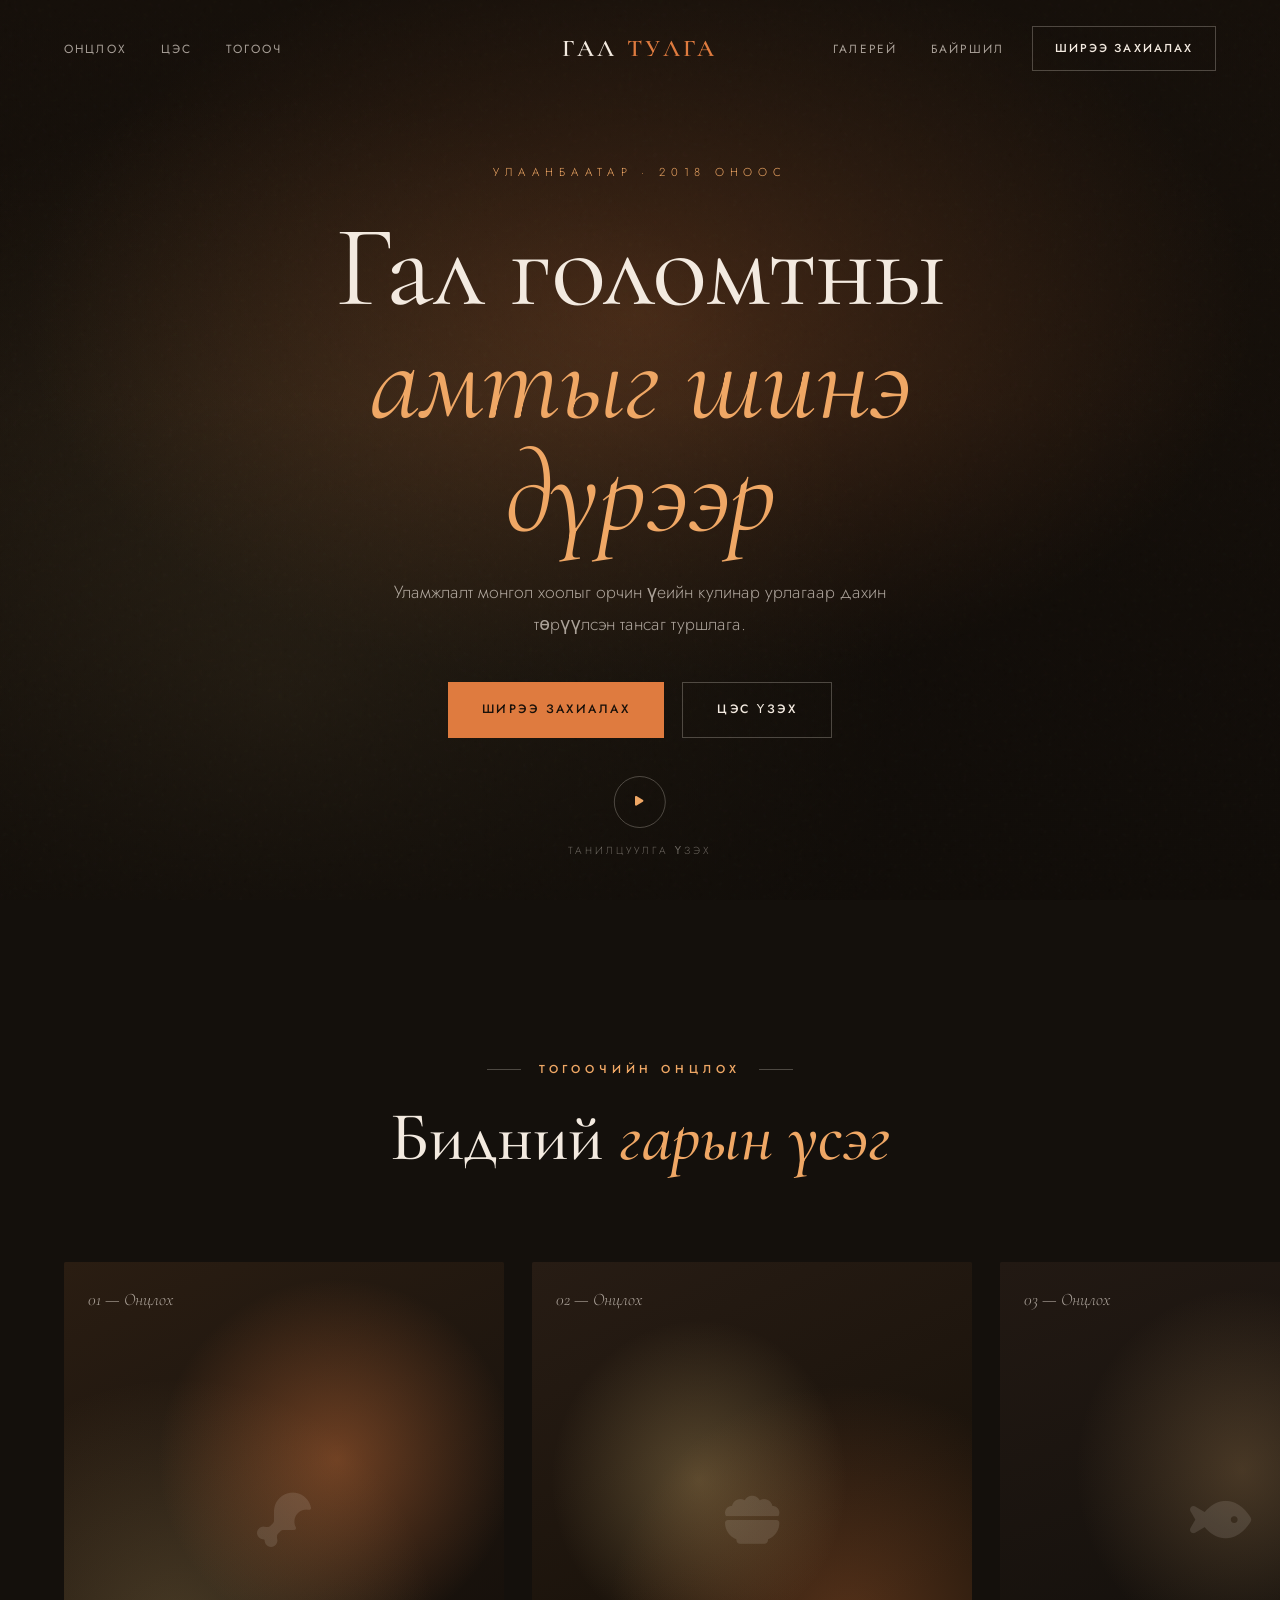
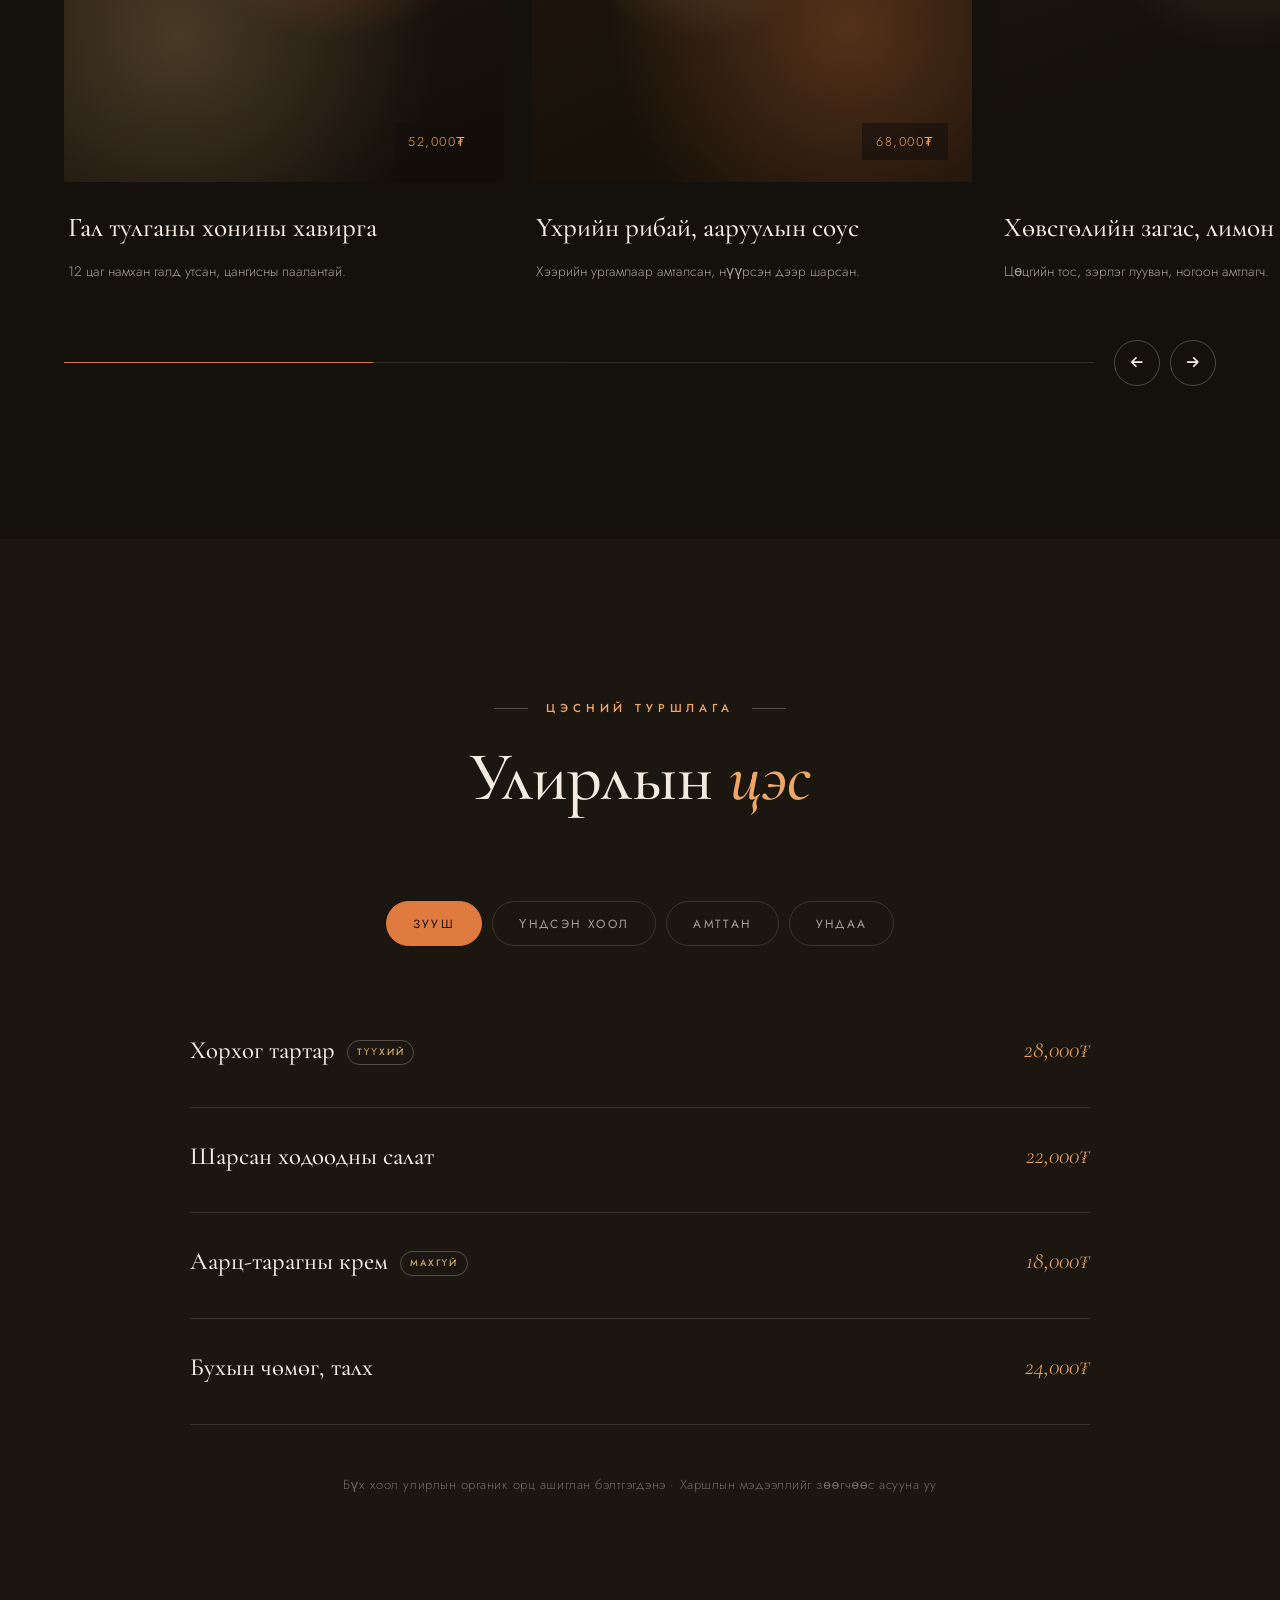
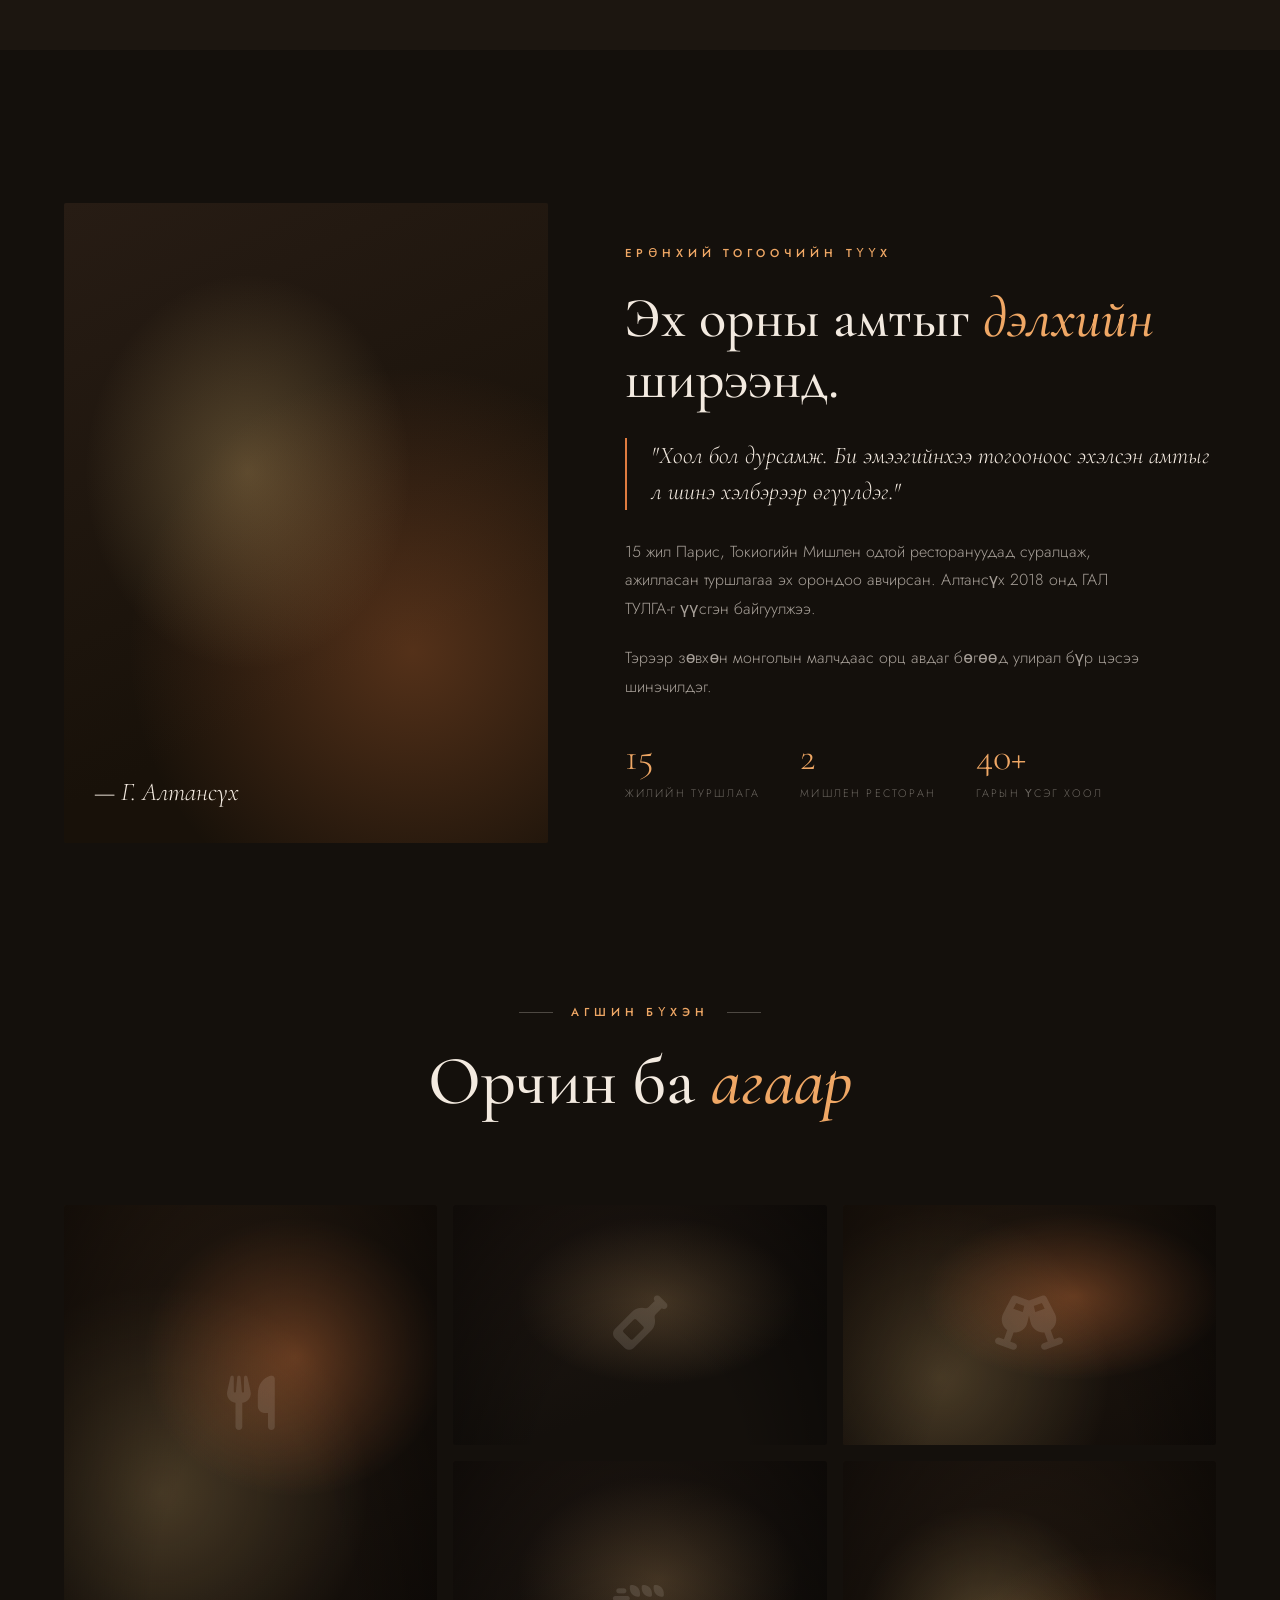
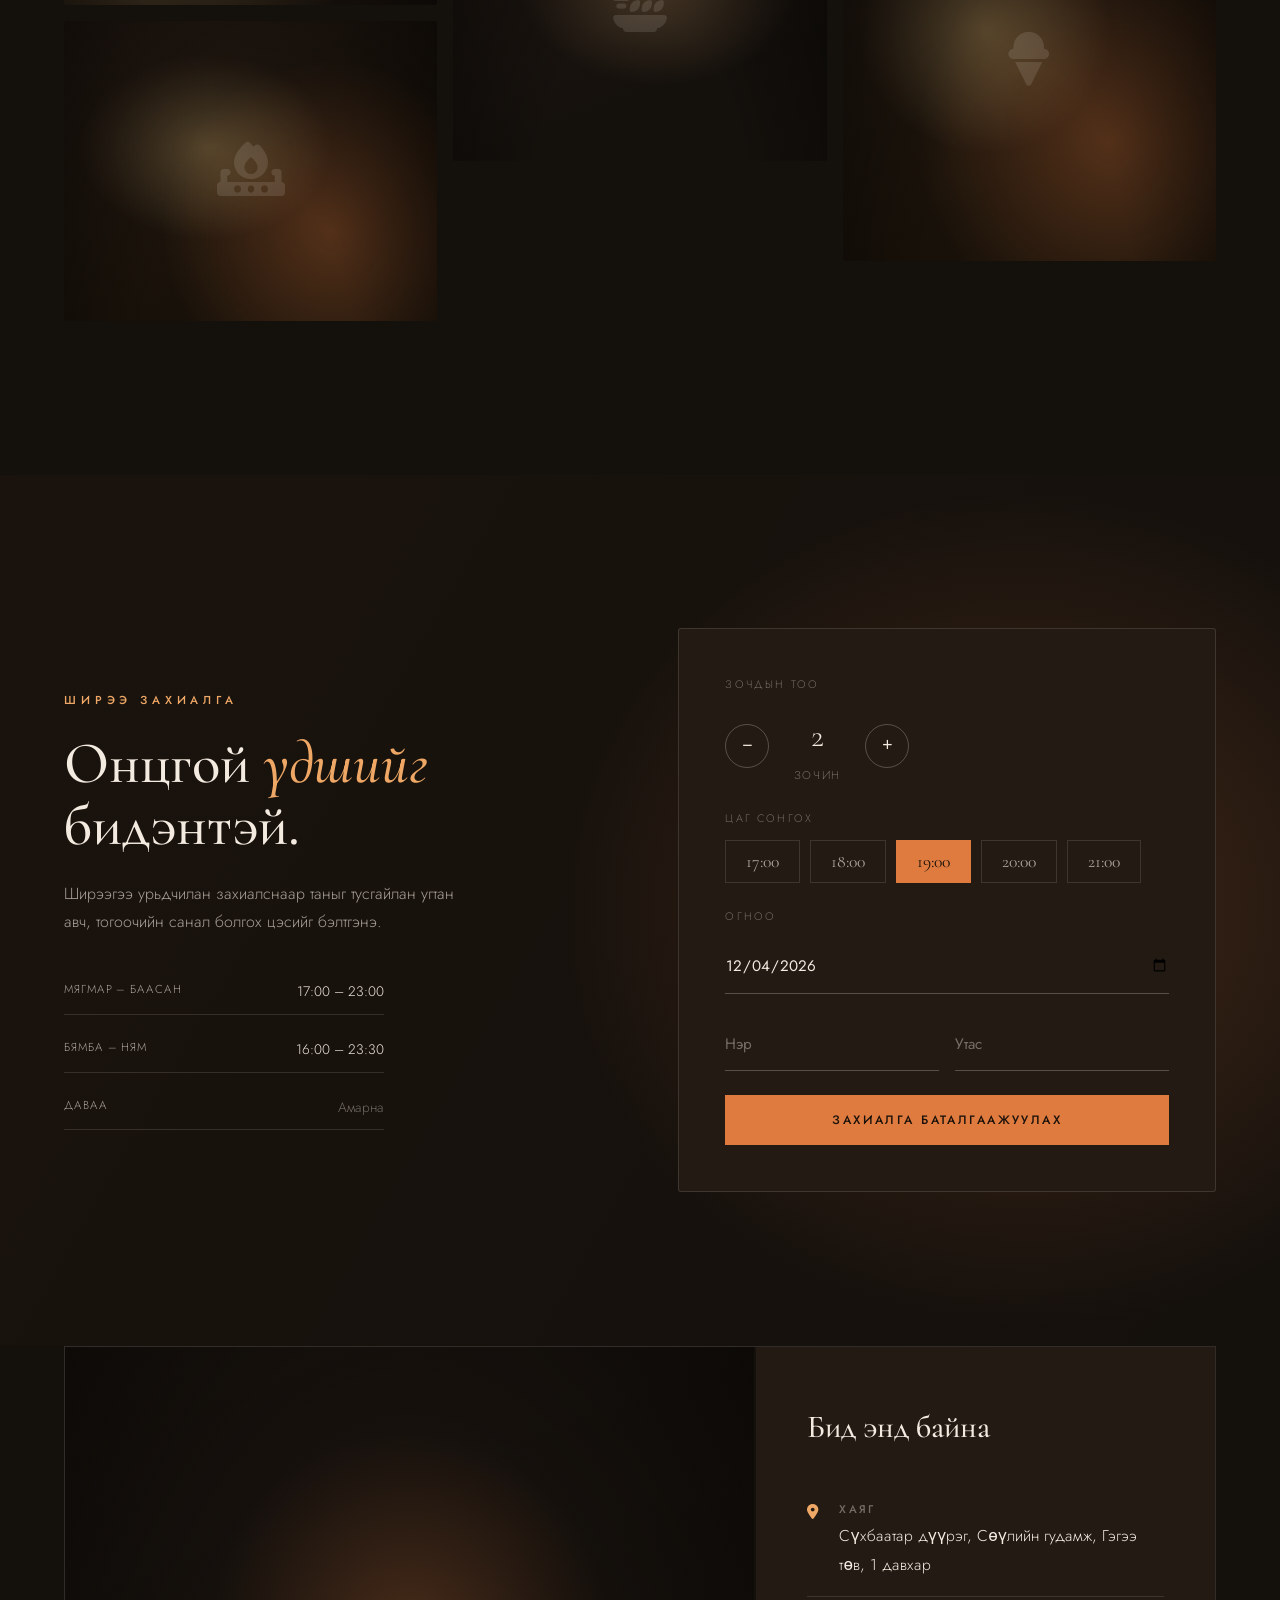
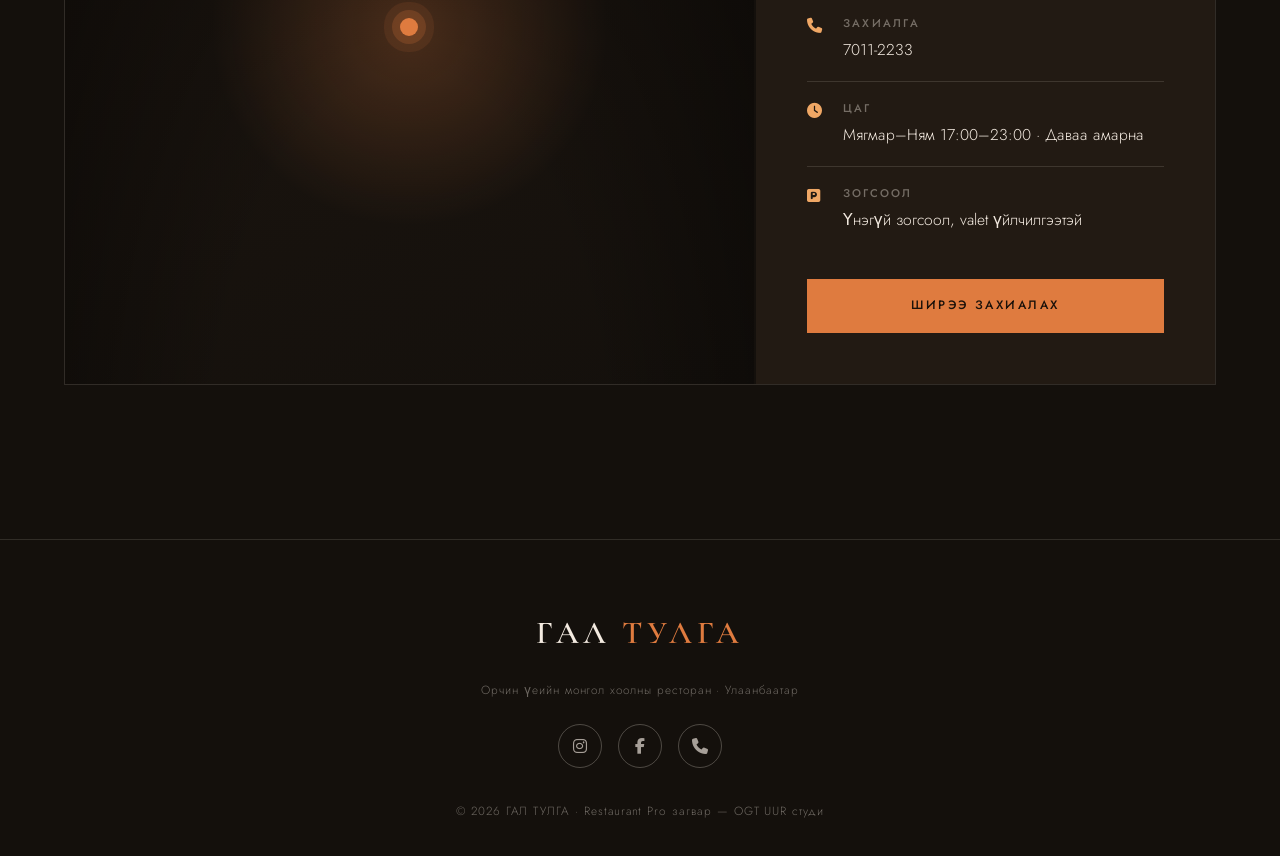
<file: restaurant-pro/index.html>
<!DOCTYPE html>
<html lang="mn">
<head>
  <meta charset="UTF-8">
  <meta name="viewport" content="width=device-width, initial-scale=1.0">
  <title>ГАЛ ТУЛГА — Орчин үеийн монгол хоолны ресторан | Restaurant Pro Template</title>
  <meta name="description" content="ГАЛ ТУЛГА — гал голомтны амтыг орчин үеийн дүрээр. Тогоочийн онцлох хоол, тансаг орчин. Ширээгээ урьдчилан захиалаарай.">
  <meta property="og:title" content="ГАЛ ТУЛГА — Fine Dining">
  <meta property="og:description" content="Орчин үеийн монгол хоолны кулинар туршлага. Ширээ захиалга онлайнаар.">
  <meta property="og:type" content="restaurant">
  <meta property="og:locale" content="mn_MN">
  <link rel="preconnect" href="https://fonts.googleapis.com">
  <link href="https://fonts.googleapis.com/css2?family=Cormorant+Garamond:ital,wght@0,300;0,400;0,500;0,600;0,700;1,400;1,500&family=Jost:wght@300;400;500;600&display=swap" rel="stylesheet">
  <link rel="stylesheet" href="https://cdnjs.cloudflare.com/ajax/libs/font-awesome/6.5.0/css/all.min.css">
  <script type="application/ld+json">
  {
    "@context": "https://schema.org",
    "@type": "Restaurant",
    "name": "ГАЛ ТУЛГА",
    "servesCuisine": "Mongolian fine dining",
    "priceRange": "₮₮₮",
    "address": { "@type": "PostalAddress", "addressLocality": "Ulaanbaatar", "addressCountry": "MN" },
    "telephone": "+976-7011-2233",
    "openingHours": "Tu-Su 17:00-23:00",
    "acceptsReservations": "True"
  }
  </script>
  <style>
/* ============================================================
   RESTAURANT PRO — Cinematic fine-dining
   Warm charcoal · ember/terracotta · Cormorant editorial
   Full-bleed photographic sections, NOT card grids.
   (Distinct from Business Pro & Clinic Pro in every axis)
   ============================================================ */
*, *::before, *::after { margin: 0; padding: 0; box-sizing: border-box; }
html { scroll-behavior: smooth; -webkit-font-smoothing: antialiased; text-rendering: optimizeLegibility; }
:root {
  --bg: #14100c;
  --bg-2: #1c1610;
  --panel: #221a13;
  --cream: #f3eae0;
  --cream-2: rgba(243,234,224,0.66);
  --cream-3: rgba(243,234,224,0.4);
  --ember: #df7b3f;
  --ember-2: #efa765;
  --gold: #c9a86a;
  --line: rgba(243,234,224,0.13);
  --line-2: rgba(243,234,224,0.26);
  --serif: 'Cormorant Garamond', Georgia, serif;
  --sans: 'Jost', system-ui, sans-serif;
  --ease: cubic-bezier(0.22, 1, 0.36, 1);
  --pad: clamp(22px, 5vw, 80px);
  --sect: clamp(90px, 12vw, 170px);
}
body { font-family: var(--sans); background: var(--bg); color: var(--cream); line-height: 1.8; overflow-x: hidden; font-weight: 300; }
a { color: inherit; text-decoration: none; }
::selection { background: rgba(223,123,63,0.4); color: #fff; }

/* labels & display type */
.label { font-family: var(--sans); font-size: .72rem; font-weight: 500; letter-spacing: .42em; text-transform: uppercase; color: var(--ember-2); }
.display { font-family: var(--serif); font-weight: 500; line-height: 1.04; letter-spacing: -0.01em; color: var(--cream); }
.serif-it { font-family: var(--serif); font-style: italic; }
.section { padding: var(--sect) var(--pad); position: relative; }
.wrap { max-width: 1260px; margin: 0 auto; }
.sec-head { text-align: center; margin-bottom: clamp(48px, 7vw, 88px); }
.sec-head .label { display: inline-block; margin-bottom: 22px; position: relative; }
.sec-head .label::before, .sec-head .label::after { content: ''; position: absolute; top: 50%; width: 34px; height: 1px; background: var(--line-2); }
.sec-head .label::before { right: calc(100% + 18px); }
.sec-head .label::after { left: calc(100% + 18px); }
.sec-head h2 { font-family: var(--serif); font-weight: 500; font-size: clamp(2.4rem, 5.4vw, 4.4rem); line-height: 1.05; }
.sec-head h2 em { font-style: italic; color: var(--ember-2); }

/* reveal — fade + rise + faint blur (different system from siblings) */
[data-r] { opacity: 0; transform: translateY(30px); filter: blur(6px); transition: opacity 1.1s var(--ease), transform 1.1s var(--ease), filter 1.1s var(--ease); }
[data-r].in { opacity: 1; transform: none; filter: none; }
/* image-curtain reveal for photographic panels */
[data-curtain] { position: relative; }
[data-curtain]::after { content: ''; position: absolute; inset: 0; background: var(--bg); transform-origin: right; transition: transform 1.2s var(--ease); z-index: 4; }
[data-curtain].in::after { transform: scaleX(0); }
@media (prefers-reduced-motion: reduce) {
  html { scroll-behavior: auto; }
  *, *::before, *::after { animation-duration: .001s !important; transition-duration: .001s !important; }
  [data-r] { opacity: 1 !important; transform: none !important; filter: none !important; }
  [data-curtain]::after { display: none; }
}

/* photographic panel system — warm cinematic gradient stand-ins.
   TEMPLATE NOTE: replace each .photo background with a real <img> or
   background-image of food photography; the warm vignette is the styling. */
.photo { position: relative; overflow: hidden; background: var(--bg-2); }
.photo::before { content: ''; position: absolute; inset: 0; background:
  radial-gradient(ellipse 70% 60% at 62% 38%, rgba(223,123,63,0.42), transparent 58%),
  radial-gradient(circle at 26% 72%, rgba(201,168,106,0.26), transparent 52%),
  linear-gradient(155deg, #2a1d12 0%, #1a130d 60%, #120d09 100%); }
.photo::after { content: ''; position: absolute; inset: 0; background: radial-gradient(ellipse at 50% 120%, transparent 40%, rgba(0,0,0,0.55) 100%); }
.photo .ph-ic { position: absolute; top: 50%; left: 50%; transform: translate(-50%,-50%); font-size: 3.4rem; color: rgba(243,234,224,0.13); z-index: 1; }
.photo.alt::before { background:
  radial-gradient(ellipse 60% 55% at 38% 42%, rgba(201,168,106,0.34), transparent 56%),
  radial-gradient(circle at 72% 70%, rgba(223,123,63,0.3), transparent 50%),
  linear-gradient(155deg, #271c14 0%, #181109 70%); }
.photo.cool::before { background:
  radial-gradient(ellipse 65% 60% at 55% 40%, rgba(180,140,90,0.3), transparent 58%),
  linear-gradient(160deg, #221913 0%, #14100c 70%); }

/* buttons */
.btn { display: inline-flex; align-items: center; justify-content: center; gap: 11px; padding: 16px 34px; font-family: var(--sans); font-size: .76rem; font-weight: 500; letter-spacing: .2em; text-transform: uppercase; cursor: pointer; border: none; transition: all .5s var(--ease); }
.btn-ember { background: var(--ember); color: #1a110a; }
.btn-ember:hover { background: var(--ember-2); transform: translateY(-2px); }
.btn-out { background: transparent; color: var(--cream); border: 1px solid var(--line-2); }
.btn-out:hover { border-color: var(--ember-2); color: var(--ember-2); }
.btn-block { width: 100%; }

/* ---- navigation: centered-logo split ---- */
nav { position: fixed; top: 0; left: 0; right: 0; z-index: 1000; transition: background .5s var(--ease), padding .5s var(--ease), border-color .5s; border-bottom: 1px solid transparent; }
nav.on { background: rgba(20,16,12,0.86); backdrop-filter: blur(20px); -webkit-backdrop-filter: blur(20px); border-color: var(--line); }
.nav-in { max-width: 1360px; margin: 0 auto; padding: 26px var(--pad); display: grid; grid-template-columns: 1fr auto 1fr; align-items: center; transition: padding .5s var(--ease); }
nav.on .nav-in { padding: 16px var(--pad); }
.nav-left { display: flex; gap: 34px; }
.nav-left a, .nav-right-links a { font-size: .74rem; font-weight: 400; letter-spacing: .18em; text-transform: uppercase; color: var(--cream-2); transition: color .3s; }
.nav-left a:hover, .nav-right-links a:hover { color: var(--ember-2); }
.nav-logo { text-align: center; font-family: var(--serif); font-weight: 600; font-size: 1.5rem; letter-spacing: .14em; color: var(--cream); white-space: nowrap; }
.nav-logo span { color: var(--ember); }
.nav-right { display: flex; justify-content: flex-end; align-items: center; gap: 28px; }
.nav-right-links { display: flex; gap: 34px; }
.nav-reserve { font-size: .72rem; font-weight: 500; letter-spacing: .18em; text-transform: uppercase; color: var(--cream); padding: 11px 22px; border: 1px solid var(--line-2); transition: all .4s; }
.nav-reserve:hover { border-color: var(--ember); background: var(--ember); color: #1a110a; }
.burger { display: none; background: none; border: none; cursor: pointer; flex-direction: column; gap: 6px; padding: 6px; }
.burger span { width: 26px; height: 1.5px; background: var(--cream); display: block; }
.m-nav { position: fixed; inset: 0; z-index: 2000; background: var(--bg); display: flex; flex-direction: column; justify-content: center; align-items: center; gap: 8px; opacity: 0; pointer-events: none; transition: opacity .5s var(--ease); }
.m-nav.open { opacity: 1; pointer-events: auto; }
.m-nav a { font-family: var(--serif); font-size: 2.2rem; font-weight: 500; color: var(--cream-2); padding: 8px; }
.m-nav a:hover { color: var(--ember-2); }
.m-close { position: absolute; top: 26px; right: 26px; background: none; border: none; color: var(--cream); font-size: 1.6rem; cursor: pointer; }

/* ============ HERO — full screen cinematic ============ */
.hero { height: 100vh; min-height: 640px; position: relative; display: flex; align-items: center; justify-content: center; text-align: center; overflow: hidden; }
.hero-media { position: absolute; inset: 0; z-index: 0; animation: kenburns 22s ease-in-out infinite alternate; }
.hero-media::before { content: ''; position: absolute; inset: 0; background:
  radial-gradient(ellipse 80% 70% at 50% 35%, rgba(223,123,63,0.34), transparent 60%),
  radial-gradient(circle at 22% 78%, rgba(201,168,106,0.22), transparent 50%),
  linear-gradient(180deg, #1a120b 0%, #100c08 100%); }
.hero-media::after { content: ''; position: absolute; inset: 0; background: linear-gradient(180deg, rgba(16,12,8,0.5) 0%, rgba(16,12,8,0.25) 45%, rgba(16,12,8,0.85) 100%); }
@keyframes kenburns { from { transform: scale(1); } to { transform: scale(1.12); } }
.hero-grain { position: absolute; inset: 0; z-index: 1; opacity: .5; pointer-events: none;
  background-image: url("data:image/svg+xml,%3Csvg viewBox='0 0 200 200' xmlns='http://www.w3.org/2000/svg'%3E%3Cfilter id='n'%3E%3CfeTurbulence type='fractalNoise' baseFrequency='0.9' numOctaves='2'/%3E%3C/filter%3E%3Crect width='100%25' height='100%25' filter='url(%23n)' opacity='0.04'/%3E%3C/svg%3E"); }
.hero-content { position: relative; z-index: 2; padding: 0 var(--pad); max-width: 920px; }
.hero-est { font-family: var(--sans); font-size: .72rem; letter-spacing: .5em; text-transform: uppercase; color: var(--ember-2); margin-bottom: 30px; opacity: 0; animation: heroUp 1.2s var(--ease) .2s forwards; }
.hero h1 { font-family: var(--serif); font-weight: 400; font-size: clamp(3rem, 9vw, 7.5rem); line-height: 0.98; letter-spacing: -0.01em; margin-bottom: 26px; }
.hero h1 .l1 { display: block; opacity: 0; animation: heroUp 1.3s var(--ease) .4s forwards; }
.hero h1 .l2 { display: block; font-style: italic; color: var(--ember-2); opacity: 0; animation: heroUp 1.3s var(--ease) .6s forwards; }
.hero p { font-size: 1.1rem; color: var(--cream-2); max-width: 540px; margin: 0 auto 42px; font-weight: 300; opacity: 0; animation: heroUp 1.2s var(--ease) .85s forwards; }
.hero-actions { display: flex; gap: 18px; justify-content: center; flex-wrap: wrap; opacity: 0; animation: heroUp 1.2s var(--ease) 1.05s forwards; }
@keyframes heroUp { from { opacity: 0; transform: translateY(26px); } to { opacity: 1; transform: none; } }
.hero-play { position: absolute; bottom: 40px; left: 50%; transform: translateX(-50%); z-index: 2; display: flex; flex-direction: column; align-items: center; gap: 14px; color: var(--cream-3); font-size: .64rem; letter-spacing: .3em; text-transform: uppercase; }
.hero-play .ring { width: 52px; height: 52px; border: 1px solid var(--line-2); border-radius: 50%; display: flex; align-items: center; justify-content: center; color: var(--ember-2); transition: all .4s; cursor: pointer; }
.hero-play .ring:hover { border-color: var(--ember); background: rgba(223,123,63,0.1); }

/* ============ SIGNATURE DISHES — horizontal scroll ============ */
.sig { padding: var(--sect) 0; overflow: hidden; }
.sig .sec-head { padding: 0 var(--pad); }
.sig-scroller { display: flex; gap: 28px; padding: 0 var(--pad) 30px; overflow-x: auto; scroll-snap-type: x mandatory; scrollbar-width: none; }
.sig-scroller::-webkit-scrollbar { display: none; }
.sig-card { flex: 0 0 clamp(290px, 38vw, 440px); scroll-snap-align: center; }
.sig-card .photo { height: clamp(360px, 46vw, 520px); border-radius: 2px; }
.sig-card .photo .num { position: absolute; top: 22px; left: 24px; z-index: 2; font-family: var(--serif); font-size: 1.1rem; font-style: italic; color: var(--cream-2); }
.sig-card .photo .price { position: absolute; bottom: 22px; right: 24px; z-index: 2; font-family: var(--sans); font-size: .8rem; letter-spacing: .12em; color: var(--ember-2); background: rgba(20,16,12,0.6); padding: 7px 14px; backdrop-filter: blur(6px); }
.sig-meta { padding: 22px 4px 0; }
.sig-meta h3 { font-family: var(--serif); font-size: 1.7rem; font-weight: 500; margin-bottom: 6px; }
.sig-meta p { font-size: .86rem; color: var(--cream-2); font-weight: 300; }
.sig-rail { display: flex; align-items: center; gap: 20px; padding: 0 var(--pad); margin-top: 26px; }
.sig-progress { flex: 1; height: 1px; background: var(--line); position: relative; }
.sig-progress span { position: absolute; left: 0; top: 0; height: 100%; width: 30%; background: var(--ember); transition: left .2s linear, width .2s; }
.sig-arrows { display: flex; gap: 10px; }
.sig-arrows button { width: 46px; height: 46px; border-radius: 50%; border: 1px solid var(--line-2); background: transparent; color: var(--cream); cursor: pointer; transition: all .4s; }
.sig-arrows button:hover { border-color: var(--ember); color: var(--ember-2); }

/* ============ MENU EXPERIENCE — editorial interactive ============ */
.menu { background: var(--bg-2); }
.menu-tabs { display: flex; justify-content: center; gap: 10px; flex-wrap: wrap; margin-bottom: 56px; }
.menu-tab { font-family: var(--sans); font-size: .74rem; font-weight: 400; letter-spacing: .2em; text-transform: uppercase; color: var(--cream-2); background: transparent; border: 1px solid var(--line); padding: 13px 26px; border-radius: 100px; cursor: pointer; transition: all .4s var(--ease); }
.menu-tab:hover { border-color: var(--line-2); color: var(--cream); }
.menu-tab.on { background: var(--ember); border-color: var(--ember); color: #1a110a; }
.menu-list { max-width: 900px; margin: 0 auto; }
.menu-item { display: grid; grid-template-columns: 1fr auto; gap: 8px 18px; padding: 26px 0; border-bottom: 1px solid var(--line); cursor: default; transition: opacity .5s var(--ease), transform .5s var(--ease); }
.menu-item.hidden { display: none; }
.menu-item .mi-name { font-family: var(--serif); font-size: 1.55rem; font-weight: 500; transition: color .3s; position: relative; display: inline-flex; align-items: baseline; gap: 12px; }
.menu-item:hover .mi-name { color: var(--ember-2); }
.menu-item .mi-tag { font-family: var(--sans); font-size: .58rem; letter-spacing: .2em; text-transform: uppercase; color: var(--gold); border: 1px solid var(--line-2); padding: 3px 9px; border-radius: 100px; transform: translateY(-3px); }
.menu-item .mi-price { font-family: var(--serif); font-size: 1.5rem; font-style: italic; color: var(--ember-2); white-space: nowrap; }
.menu-item .mi-desc { grid-column: 1 / -1; font-size: .9rem; color: var(--cream-2); font-weight: 300; max-width: 620px; overflow: hidden; max-height: 0; opacity: 0; transition: max-height .5s var(--ease), opacity .5s var(--ease), margin .5s; }
.menu-item:hover .mi-desc { max-height: 60px; opacity: 1; margin-top: 8px; }
.menu-foot { text-align: center; margin-top: 48px; }
.menu-foot p { color: var(--cream-3); font-size: .82rem; letter-spacing: .04em; }

/* ============ CHEF STORY ============ */
.chef-in { display: grid; grid-template-columns: .9fr 1.1fr; gap: clamp(40px, 6vw, 90px); align-items: center; }
.chef-photo { height: clamp(420px, 52vw, 640px); border-radius: 2px; }
.chef-photo .ph-ic { font-size: 4rem; }
.chef-photo .sig-name { position: absolute; bottom: 28px; left: 30px; z-index: 2; font-family: var(--serif); font-style: italic; font-size: 1.6rem; color: var(--cream); }
.chef-text .label { display: block; margin-bottom: 24px; }
.chef-text h2 { font-family: var(--serif); font-weight: 500; font-size: clamp(2.2rem, 4.4vw, 3.6rem); line-height: 1.08; margin-bottom: 28px; }
.chef-text h2 em { font-style: italic; color: var(--ember-2); }
.chef-text .quote { font-family: var(--serif); font-style: italic; font-size: 1.5rem; line-height: 1.5; color: var(--cream); padding-left: 24px; border-left: 2px solid var(--ember); margin-bottom: 28px; }
.chef-text p { color: var(--cream-2); font-weight: 300; margin-bottom: 20px; max-width: 520px; }
.chef-credentials { display: flex; gap: 40px; margin-top: 36px; flex-wrap: wrap; }
.chef-cr .n { font-family: var(--serif); font-size: 2.4rem; color: var(--ember-2); line-height: 1; }
.chef-cr .l { font-size: .68rem; letter-spacing: .2em; text-transform: uppercase; color: var(--cream-3); margin-top: 8px; }

/* ============ GALLERY — masonry + lightbox ============ */
.gallery-grid { columns: 3; column-gap: 16px; }
.gallery-grid .g-item { break-inside: avoid; margin-bottom: 16px; cursor: pointer; position: relative; border-radius: 2px; overflow: hidden; }
.gallery-grid .g-item .photo { width: 100%; transition: transform .8s var(--ease); }
.gallery-grid .g-item:hover .photo { transform: scale(1.05); }
.gallery-grid .g-item .g-cap { position: absolute; bottom: 0; left: 0; right: 0; z-index: 3; padding: 22px 20px 16px; background: linear-gradient(180deg, transparent, rgba(16,12,8,0.85)); font-family: var(--serif); font-style: italic; font-size: 1.1rem; opacity: 0; transform: translateY(8px); transition: all .5s var(--ease); }
.gallery-grid .g-item:hover .g-cap { opacity: 1; transform: none; }
.gallery-grid .g-item .g-zoom { position: absolute; top: 16px; right: 16px; z-index: 3; width: 38px; height: 38px; border-radius: 50%; background: rgba(20,16,12,0.6); display: flex; align-items: center; justify-content: center; color: var(--cream); opacity: 0; transition: opacity .4s; }
.gallery-grid .g-item:hover .g-zoom { opacity: 1; }
.g-h1 { height: 300px; } .g-h2 { height: 400px; } .g-h3 { height: 240px; }
.lightbox { position: fixed; inset: 0; z-index: 5000; background: rgba(10,8,6,0.95); display: flex; align-items: center; justify-content: center; padding: 40px; opacity: 0; pointer-events: none; transition: opacity .5s var(--ease); }
.lightbox.open { opacity: 1; pointer-events: auto; }
.lightbox .lb-photo { width: min(820px, 92vw); height: min(560px, 70vh); border-radius: 3px; }
.lightbox .lb-cap { position: absolute; bottom: 40px; left: 0; right: 0; text-align: center; font-family: var(--serif); font-style: italic; font-size: 1.4rem; color: var(--cream); }
.lightbox .lb-close { position: absolute; top: 28px; right: 32px; background: none; border: none; color: var(--cream); font-size: 1.7rem; cursor: pointer; }
.lightbox .lb-nav { position: absolute; top: 50%; transform: translateY(-50%); background: none; border: 1px solid var(--line-2); width: 52px; height: 52px; border-radius: 50%; color: var(--cream); cursor: pointer; transition: all .4s; }
.lightbox .lb-nav:hover { border-color: var(--ember); color: var(--ember-2); }
.lightbox .lb-prev { left: 28px; } .lightbox .lb-next { right: 28px; }

/* ============ RESERVATION ============ */
.reserve { position: relative; overflow: hidden; }
.reserve-bg { position: absolute; inset: 0; z-index: 0; }
.reserve-bg::before { content: ''; position: absolute; inset: 0; background:
  radial-gradient(ellipse 60% 80% at 80% 50%, rgba(223,123,63,0.22), transparent 60%),
  linear-gradient(120deg, #1a130d, #14100c); }
.reserve-in { position: relative; z-index: 1; display: grid; grid-template-columns: 1fr 1fr; gap: clamp(40px, 6vw, 90px); align-items: center; }
.reserve-intro h2 { font-family: var(--serif); font-weight: 500; font-size: clamp(2.2rem, 4.6vw, 3.8rem); line-height: 1.06; margin-bottom: 22px; }
.reserve-intro h2 em { font-style: italic; color: var(--ember-2); }
.reserve-intro p { color: var(--cream-2); font-weight: 300; max-width: 420px; margin-bottom: 32px; }
.reserve-hours { display: flex; flex-direction: column; gap: 12px; }
.reserve-hours .rh { display: flex; justify-content: space-between; max-width: 320px; padding: 10px 0; border-bottom: 1px solid var(--line); font-size: .86rem; }
.reserve-hours .rh span:first-child { color: var(--cream-2); letter-spacing: .08em; text-transform: uppercase; font-size: .72rem; }
.reserve-hours .rh.closed span:last-child { color: var(--cream-3); }
.reserve-form { background: var(--panel); border: 1px solid var(--line); padding: clamp(28px, 4vw, 46px); border-radius: 3px; }
.rf-row { margin-bottom: 24px; }
.rf-row > label { display: block; font-size: .68rem; letter-spacing: .2em; text-transform: uppercase; color: var(--cream-3); margin-bottom: 12px; }
.guest-step { display: flex; align-items: center; gap: 18px; }
.guest-step button { width: 44px; height: 44px; border-radius: 50%; border: 1px solid var(--line-2); background: transparent; color: var(--cream); font-size: 1.1rem; cursor: pointer; transition: all .3s; }
.guest-step button:hover { border-color: var(--ember); color: var(--ember-2); }
.guest-step .gval { font-family: var(--serif); font-size: 2rem; min-width: 60px; text-align: center; }
.guest-step .gval small { font-family: var(--sans); font-size: .7rem; letter-spacing: .15em; text-transform: uppercase; color: var(--cream-3); display: block; }
.time-chips { display: flex; gap: 10px; flex-wrap: wrap; }
.time-chip { font-family: var(--serif); font-size: 1.1rem; padding: 10px 20px; border: 1px solid var(--line); background: transparent; color: var(--cream-2); cursor: pointer; transition: all .35s; }
.time-chip:hover { border-color: var(--line-2); color: var(--cream); }
.time-chip.on { background: var(--ember); border-color: var(--ember); color: #1a110a; }
.rf-duo { display: grid; grid-template-columns: 1fr 1fr; gap: 16px; }
.reserve-form input { width: 100%; padding: 15px 0; background: transparent; border: none; border-bottom: 1px solid var(--line-2); color: var(--cream); font-family: var(--sans); font-size: .95rem; outline: none; transition: border-color .3s; }
.reserve-form input::placeholder { color: var(--cream-3); }
.reserve-form input:focus { border-color: var(--ember); }
.reserve-done { display: none; text-align: center; padding: 30px 0; }
.reserve-done.on { display: block; }
.reserve-done .ic { font-size: 2rem; color: var(--ember-2); margin-bottom: 18px; }
.reserve-done h3 { font-family: var(--serif); font-size: 1.8rem; margin-bottom: 10px; }
.reserve-done p { color: var(--cream-2); font-weight: 300; }

/* ============ LOCATION ============ */
.loc-in { display: grid; grid-template-columns: 1.2fr .8fr; gap: 2px; border: 1px solid var(--line); }
.loc-map { position: relative; min-height: 380px; }
.loc-map .photo { position: absolute; inset: 0; }
.loc-map .photo::before { background:
  radial-gradient(circle at 50% 44%, rgba(223,123,63,0.25), transparent 40%),
  linear-gradient(160deg, #1d1610, #14100c); }
.loc-pin { position: absolute; top: 44%; left: 50%; z-index: 3; transform: translate(-50%,-50%); width: 18px; height: 18px; border-radius: 50%; background: var(--ember); box-shadow: 0 0 0 8px rgba(223,123,63,0.2), 0 0 0 16px rgba(223,123,63,0.1); }
.loc-info { background: var(--panel); padding: clamp(36px, 4vw, 60px); display: flex; flex-direction: column; justify-content: center; }
.loc-info h3 { font-family: var(--serif); font-size: 2rem; font-weight: 500; margin-bottom: 28px; }
.loc-row { display: flex; gap: 16px; align-items: flex-start; padding: 16px 0; border-bottom: 1px solid var(--line); }
.loc-row:last-of-type { border-bottom: none; }
.loc-row i { color: var(--ember-2); font-size: .95rem; margin-top: 5px; width: 20px; }
.loc-row b { display: block; font-family: var(--sans); font-weight: 500; font-size: .7rem; letter-spacing: .2em; text-transform: uppercase; color: var(--cream-3); margin-bottom: 3px; }
.loc-row span { font-size: .98rem; color: var(--cream); font-weight: 300; }

/* ---- footer ---- */
footer { background: var(--bg); border-top: 1px solid var(--line); padding: 64px var(--pad) 34px; text-align: center; }
.f-logo { font-family: var(--serif); font-size: 2rem; font-weight: 600; letter-spacing: .14em; margin-bottom: 18px; }
.f-logo span { color: var(--ember); }
.f-social { display: flex; justify-content: center; gap: 16px; margin: 24px 0 32px; }
.f-social a { width: 44px; height: 44px; border-radius: 50%; border: 1px solid var(--line-2); display: flex; align-items: center; justify-content: center; color: var(--cream-2); transition: all .4s; }
.f-social a:hover { border-color: var(--ember); color: var(--ember-2); transform: translateY(-3px); }
.f-base { font-size: .74rem; color: var(--cream-3); letter-spacing: .08em; }

/* ---- responsive ---- */
@media (max-width: 1024px) {
  .gallery-grid { columns: 2; }
  .chef-in, .reserve-in, .loc-in { grid-template-columns: 1fr; }
  .chef-photo { height: 420px; }
  .loc-in { grid-template-columns: 1fr; }
  .loc-map { min-height: 300px; }
}
@media (max-width: 820px) {
  .nav-left, .nav-right-links { display: none; }
  .nav-in { grid-template-columns: auto 1fr auto; }
  .nav-logo { text-align: left; }
  .burger { display: flex; }
  .nav-reserve { display: none; }
}
@media (max-width: 560px) {
  .gallery-grid { columns: 1; }
  .rf-duo { grid-template-columns: 1fr; }
  .hero-actions .btn { width: 100%; }
  .menu-item .mi-name { font-size: 1.3rem; }
  .menu-item:hover .mi-desc { max-height: 90px; }
}
  </style>
</head>
<body>

  <!-- NAV: centered-logo split -->
  <nav id="nav">
    <div class="nav-in">
      <div class="nav-left">
        <a href="#signature">Онцлох</a>
        <a href="#menu">Цэс</a>
        <a href="#chef">Тогооч</a>
      </div>
      <a href="#top" class="nav-logo">ГАЛ <span>ТУЛГА</span></a>
      <div class="nav-right">
        <div class="nav-right-links">
          <a href="#gallery">Галерей</a>
          <a href="#location">Байршил</a>
        </div>
        <a href="#reserve" class="nav-reserve">Ширээ захиалах</a>
        <button class="burger" id="burger" aria-label="Цэс"><span></span><span></span><span></span></button>
      </div>
    </div>
  </nav>

  <div class="m-nav" id="mnav">
    <button class="m-close" id="mclose" aria-label="Хаах"><i class="fas fa-times"></i></button>
    <a href="#signature">Онцлох</a>
    <a href="#menu">Цэс</a>
    <a href="#chef">Тогооч</a>
    <a href="#gallery">Галерей</a>
    <a href="#location">Байршил</a>
    <a href="#reserve">Ширээ захиалах</a>
  </div>

  <main id="top">

  <!-- ============ HERO ============ -->
  <header class="hero">
    <!-- TEMPLATE NOTE: swap .hero-media for a <video> background or hero image -->
    <div class="hero-media" aria-hidden="true"></div>
    <div class="hero-grain" aria-hidden="true"></div>
    <div class="hero-content">
      <div class="hero-est">Улаанбаатар · 2018 оноос</div>
      <h1><span class="l1">Гал голомтны</span><span class="l2">амтыг шинэ дүрээр</span></h1>
      <p>Уламжлалт монгол хоолыг орчин үеийн кулинар урлагаар дахин төрүүлсэн тансаг туршлага.</p>
      <div class="hero-actions">
        <a href="#reserve" class="btn btn-ember">Ширээ захиалах</a>
        <a href="#menu" class="btn btn-out">Цэс үзэх</a>
      </div>
    </div>
    <div class="hero-play">
      <span class="ring"><i class="fas fa-play" style="font-size:.7rem;margin-left:2px"></i></span>
      Танилцуулга үзэх
    </div>
  </header>

  <!-- ============ SIGNATURE DISHES — horizontal scroll ============ -->
  <section class="sig" id="signature">
    <div class="sec-head" data-r>
      <span class="label">Тогоочийн онцлох</span>
      <h2>Бидний <em>гарын үсэг</em></h2>
    </div>
    <div class="sig-scroller" id="sigScroller">
      <article class="sig-card" data-r>
        <div class="photo" data-curtain><span class="ph-ic"><i class="fas fa-drumstick-bite"></i></span><span class="num">01 — Онцлох</span><span class="price">52,000₮</span></div>
        <div class="sig-meta"><h3>Гал тулганы хонины хавирга</h3><p>12 цаг намхан галд утсан, цангисны паалантай.</p></div>
      </article>
      <article class="sig-card" data-r>
        <div class="photo alt" data-curtain><span class="ph-ic"><i class="fas fa-bowl-food"></i></span><span class="num">02 — Онцлох</span><span class="price">68,000₮</span></div>
        <div class="sig-meta"><h3>Үхрийн рибай, ааруулын соус</h3><p>Хээрийн ургамлаар амталсан, нүүрсэн дээр шарсан.</p></div>
      </article>
      <article class="sig-card" data-r>
        <div class="photo cool" data-curtain><span class="ph-ic"><i class="fas fa-fish"></i></span><span class="num">03 — Онцлох</span><span class="price">46,000₮</span></div>
        <div class="sig-meta"><h3>Хөвсгөлийн загас, лимон тос</h3><p>Цөцгийн тос, зэрлэг лууван, ногоон амтлагч.</p></div>
      </article>
      <article class="sig-card" data-r>
        <div class="photo" data-curtain><span class="ph-ic"><i class="fas fa-mortar-pestle"></i></span><span class="num">04 — Онцлох</span><span class="price">34,000₮</span></div>
        <div class="sig-meta"><h3>Зэрлэг мөөгний ризотто</h3><p>Махгүй. Улаан буудай, хатаасан мөөг, пармезан.</p></div>
      </article>
    </div>
    <div class="sig-rail">
      <div class="sig-progress"><span id="sigBar"></span></div>
      <div class="sig-arrows">
        <button id="sigPrev" aria-label="Өмнөх"><i class="fas fa-arrow-left"></i></button>
        <button id="sigNext" aria-label="Дараах"><i class="fas fa-arrow-right"></i></button>
      </div>
    </div>
  </section>

  <!-- ============ MENU EXPERIENCE ============ -->
  <section class="section menu" id="menu">
    <div class="wrap">
      <div class="sec-head" data-r>
        <span class="label">Цэсний туршлага</span>
        <h2>Улирлын <em>цэс</em></h2>
      </div>
      <div class="menu-tabs" id="menuTabs" data-r>
        <button class="menu-tab on" data-cat="zuush">Зууш</button>
        <button class="menu-tab" data-cat="undsen">Үндсэн хоол</button>
        <button class="menu-tab" data-cat="amttan">Амттан</button>
        <button class="menu-tab" data-cat="undaa">Ундаа</button>
      </div>
      <div class="menu-list" id="menuList" data-r></div>
      <div class="menu-foot" data-r>
        <p>Бүх хоол улирлын органик орц ашиглан бэлтгэгдэнэ · Харшлын мэдээллийг зөөгчөөс асууна уу</p>
      </div>
    </div>
  </section>

  <!-- ============ CHEF STORY ============ -->
  <section class="section" id="chef">
    <div class="wrap chef-in">
      <div class="chef-photo photo alt" data-curtain>
        <span class="ph-ic"><i class="fas fa-user-chef"></i></span>
        <span class="sig-name">— Г. Алтансүх</span>
      </div>
      <div class="chef-text" data-r>
        <span class="label">Ерөнхий тогоочийн түүх</span>
        <h2>Эх орны амтыг <em>дэлхийн</em> ширээнд.</h2>
        <blockquote class="quote">"Хоол бол дурсамж. Би эмээгийнхээ тогооноос эхэлсэн амтыг л шинэ хэлбэрээр өгүүлдэг."</blockquote>
        <p>15 жил Парис, Токиогийн Мишлен одтой ресторануудад суралцаж, ажилласан туршлагаа эх орондоо авчирсан. Алтансүх 2018 онд ГАЛ ТУЛГА-г үүсгэн байгуулжээ.</p>
        <p>Тэрээр зөвхөн монголын малчдаас орц авдаг бөгөөд улирал бүр цэсээ шинэчилдэг.</p>
        <div class="chef-credentials">
          <div class="chef-cr"><div class="n">15</div><div class="l">Жилийн туршлага</div></div>
          <div class="chef-cr"><div class="n">2</div><div class="l">Мишлен ресторан</div></div>
          <div class="chef-cr"><div class="n">40+</div><div class="l">Гарын үсэг хоол</div></div>
        </div>
      </div>
    </div>
  </section>

  <!-- ============ GALLERY ============ -->
  <section class="section" id="gallery" style="padding-top:0">
    <div class="wrap">
      <div class="sec-head" data-r>
        <span class="label">Агшин бүхэн</span>
        <h2>Орчин ба <em>агаар</em></h2>
      </div>
      <div class="gallery-grid" id="galleryGrid" data-r>
        <div class="g-item" data-cap="Үндсэн танхим — дулаан гэрэлтүүлэг"><div class="photo g-h2"><span class="ph-ic"><i class="fas fa-utensils"></i></span></div><div class="g-cap">Үндсэн танхим</div><span class="g-zoom"><i class="fas fa-expand"></i></span></div>
        <div class="g-item" data-cap="Нээлттэй гал тогоо"><div class="photo alt g-h1"><span class="ph-ic"><i class="fas fa-fire-burner"></i></span></div><div class="g-cap">Нээлттэй гал тогоо</div><span class="g-zoom"><i class="fas fa-expand"></i></span></div>
        <div class="g-item" data-cap="Дарсны өрөө"><div class="photo cool g-h3"><span class="ph-ic"><i class="fas fa-wine-bottle"></i></span></div><div class="g-cap">Дарсны өрөө</div><span class="g-zoom"><i class="fas fa-expand"></i></span></div>
        <div class="g-item" data-cap="Тогоочийн ширээ"><div class="photo cool g-h1"><span class="ph-ic"><i class="fas fa-plate-wheat"></i></span></div><div class="g-cap">Тогоочийн ширээ</div><span class="g-zoom"><i class="fas fa-expand"></i></span></div>
        <div class="g-item" data-cap="Хувийн өрөө"><div class="photo g-h3"><span class="ph-ic"><i class="fas fa-champagne-glasses"></i></span></div><div class="g-cap">Хувийн өрөө</div><span class="g-zoom"><i class="fas fa-expand"></i></span></div>
        <div class="g-item" data-cap="Амттаны цэс"><div class="photo alt g-h2"><span class="ph-ic"><i class="fas fa-ice-cream"></i></span></div><div class="g-cap">Амттаны цэс</div><span class="g-zoom"><i class="fas fa-expand"></i></span></div>
      </div>
    </div>
  </section>

  <!-- ============ RESERVATION ============ -->
  <section class="section reserve" id="reserve">
    <div class="reserve-bg" aria-hidden="true"></div>
    <div class="wrap reserve-in">
      <div class="reserve-intro" data-r>
        <span class="label" style="display:block;margin-bottom:22px">Ширээ захиалга</span>
        <h2>Онцгой <em>үдшийг</em> бидэнтэй.</h2>
        <p>Ширээгээ урьдчилан захиалснаар таныг тусгайлан угтан авч, тогоочийн санал болгох цэсийг бэлтгэнэ.</p>
        <div class="reserve-hours">
          <div class="rh"><span>Мягмар – Баасан</span><span>17:00 – 23:00</span></div>
          <div class="rh"><span>Бямба – Ням</span><span>16:00 – 23:30</span></div>
          <div class="rh closed"><span>Даваа</span><span>Амарна</span></div>
        </div>
      </div>

      <div class="reserve-form" data-r>
        <form id="resForm" novalidate>
          <div class="rf-row">
            <label>Зочдын тоо</label>
            <div class="guest-step">
              <button type="button" id="gMinus" aria-label="Хасах">−</button>
              <div class="gval"><span id="gVal">2</span><small>Зочин</small></div>
              <button type="button" id="gPlus" aria-label="Нэмэх">+</button>
            </div>
          </div>
          <div class="rf-row">
            <label>Цаг сонгох</label>
            <div class="time-chips" id="timeChips">
              <button type="button" class="time-chip" data-t="17:00">17:00</button>
              <button type="button" class="time-chip" data-t="18:00">18:00</button>
              <button type="button" class="time-chip on" data-t="19:00">19:00</button>
              <button type="button" class="time-chip" data-t="20:00">20:00</button>
              <button type="button" class="time-chip" data-t="21:00">21:00</button>
            </div>
          </div>
          <div class="rf-row">
            <label>Огноо</label>
            <input type="date" id="resDate">
          </div>
          <div class="rf-row rf-duo">
            <input type="text" id="resName" placeholder="Нэр">
            <input type="tel" id="resPhone" placeholder="Утас">
          </div>
          <button type="submit" class="btn btn-ember btn-block">Захиалга баталгаажуулах</button>
        </form>
        <div class="reserve-done" id="resDone">
          <div class="ic"><i class="fas fa-check-circle"></i></div>
          <h3>Захиалга баталгаажлаа</h3>
          <p id="resDoneText"></p>
        </div>
      </div>
    </div>
  </section>

  <!-- ============ LOCATION ============ -->
  <section class="section" id="location" style="padding-top:0">
    <div class="wrap">
      <div class="loc-in">
        <div class="loc-map" data-r aria-label="Байршил">
          <div class="photo"></div>
          <div class="loc-pin"></div>
        </div>
        <div class="loc-info" data-r>
          <h3>Бид энд байна</h3>
          <div class="loc-row"><i class="fas fa-location-dot"></i><div><b>Хаяг</b><span>Сүхбаатар дүүрэг, Сөүлийн гудамж, Гэгээ төв, 1 давхар</span></div></div>
          <div class="loc-row"><i class="fas fa-phone"></i><div><b>Захиалга</b><span>7011-2233</span></div></div>
          <div class="loc-row"><i class="fas fa-clock"></i><div><b>Цаг</b><span>Мягмар–Ням 17:00–23:00 · Даваа амарна</span></div></div>
          <div class="loc-row"><i class="fas fa-square-parking"></i><div><b>Зогсоол</b><span>Үнэгүй зогсоол, valet үйлчилгээтэй</span></div></div>
          <a href="#reserve" class="btn btn-ember" style="margin-top:28px">Ширээ захиалах</a>
        </div>
      </div>
    </div>
  </section>

  </main>

  <!-- LIGHTBOX -->
  <div class="lightbox" id="lightbox" aria-hidden="true">
    <button class="lb-close" id="lbClose" aria-label="Хаах"><i class="fas fa-times"></i></button>
    <button class="lb-nav lb-prev" id="lbPrev" aria-label="Өмнөх"><i class="fas fa-arrow-left"></i></button>
    <div class="lb-photo photo" id="lbPhoto"><span class="ph-ic"><i class="fas fa-utensils"></i></span></div>
    <button class="lb-nav lb-next" id="lbNext" aria-label="Дараах"><i class="fas fa-arrow-right"></i></button>
    <div class="lb-cap" id="lbCap"></div>
  </div>

  <!-- FOOTER -->
  <footer>
    <div class="f-logo">ГАЛ <span>ТУЛГА</span></div>
    <div class="f-base" style="margin-bottom:6px">Орчин үеийн монгол хоолны ресторан · Улаанбаатар</div>
    <div class="f-social">
      <a href="#" aria-label="Instagram"><i class="fab fa-instagram"></i></a>
      <a href="#" aria-label="Facebook"><i class="fab fa-facebook-f"></i></a>
      <a href="tel:70112233" aria-label="Утас"><i class="fas fa-phone"></i></a>
    </div>
    <div class="f-base">© 2026 ГАЛ ТУЛГА · Restaurant Pro загвар — OGT UUR студи</div>
  </footer>

  <script>
    (function() {
      'use strict';
      var reduce = window.matchMedia('(prefers-reduced-motion: reduce)').matches;

      /* reveal + curtain */
      var io = new IntersectionObserver(function(es) {
        es.forEach(function(e) { if (e.isIntersecting) { e.target.classList.add('in'); io.unobserve(e.target); } });
      }, { threshold: 0.14, rootMargin: '0px 0px -40px 0px' });
      document.querySelectorAll('[data-r], [data-curtain]').forEach(function(el) { io.observe(el); });

      /* nav scroll */
      var nav = document.getElementById('nav');
      window.addEventListener('scroll', function() { nav.classList.toggle('on', window.scrollY > 60); }, { passive: true });

      /* mobile nav */
      var mnav = document.getElementById('mnav');
      document.getElementById('burger').addEventListener('click', function() { mnav.classList.add('open'); });
      document.getElementById('mclose').addEventListener('click', function() { mnav.classList.remove('open'); });
      mnav.querySelectorAll('a').forEach(function(a) { a.addEventListener('click', function() { mnav.classList.remove('open'); }); });

      /* ============ MENU EXPERIENCE (signature interaction) ============ */
      var MENU = {
        zuush: [
          { n: 'Хорхог тартар', d: 'Үхрийн нэхээсэн мах, чулууны утлагатай, зэрлэг сонгино', p: '28,000₮', t: 'Түүхий' },
          { n: 'Шарсан ходоодны салат', d: 'Шарсан паприка, улаан лооль, ногоон ногоо, гашуун соус', p: '22,000₮' },
          { n: 'Аарц-тарагны крем', d: 'Хушга, зөгийн бал, хатаасан чацаргана', p: '18,000₮', t: 'Махгүй' },
          { n: 'Бухын чөмөг, талх', d: 'Шарсан чөмөг, исгэлэн талх, далайн давс', p: '24,000₮' }
        ],
        undsen: [
          { n: 'Гал тулганы хонины хавирга', d: '12 цаг намхан галд утсан, цангисны паалантай, улирлын ногоо', p: '52,000₮', t: 'Онцлох' },
          { n: 'Үхрийн рибай', d: 'Нүүрсэн дээр шарсан, ааруулын соус, шарсан төмс', p: '68,000₮', t: 'Онцлох' },
          { n: 'Хөвсгөлийн загас', d: 'Цөцгийн тос, лимон, зэрлэг лууван, ногоон амтлагч', p: '46,000₮' },
          { n: 'Зэрлэг мөөгний ризотто', d: 'Улаан буудай, хатаасан мөөг, пармезан', p: '34,000₮', t: 'Махгүй' },
          { n: 'Бууцайтай хонины махан банш', d: 'Гэрийн зуурсан гурил, ясны шөл', p: '30,000₮' }
        ],
        amttan: [
          { n: 'Шар тосон медовик', d: 'Долоон давхар зөгийн балтай бялуу, цөцгий', p: '16,000₮' },
          { n: 'Чацарганы сорбет', d: 'Зэрлэг чацаргана, цэвэр амт, ногоон чидун', p: '14,000₮', t: 'Веган' },
          { n: 'Хар шоколадны фондан', d: 'Дотроо хайлсан, ваниль зайрмагтай', p: '18,000₮' }
        ],
        undaa: [
          { n: 'Гэрийн айраг', d: 'Улирлаар, монгол гэрийн уламжлалт исгэлэн', p: '12,000₮', t: 'Улирлын' },
          { n: 'Чацаргана-балны лимонад', d: 'Шинэ шахсан, зөгийн бал, гаа', p: '9,000₮' },
          { n: 'Уулын рашаан · кофе · цай', d: 'Хатан суурь, тусгай хольцтой цай', p: '6,000₮' }
        ]
      };
      var listEl = document.getElementById('menuList');
      function renderMenu(cat) {
        listEl.innerHTML = MENU[cat].map(function(m) {
          return '<div class="menu-item">' +
            '<div class="mi-name">' + m.n + (m.t ? '<span class="mi-tag">' + m.t + '</span>' : '') + '</div>' +
            '<div class="mi-price">' + m.p + '</div>' +
            '<div class="mi-desc">' + m.d + '</div>' +
          '</div>';
        }).join('');
      }
      renderMenu('zuush');
      document.querySelectorAll('#menuTabs .menu-tab').forEach(function(tab) {
        tab.addEventListener('click', function() {
          document.querySelectorAll('#menuTabs .menu-tab').forEach(function(t) { t.classList.remove('on'); });
          tab.classList.add('on');
          listEl.style.opacity = '0';
          setTimeout(function() { renderMenu(tab.dataset.cat); listEl.style.transition = 'opacity .5s'; listEl.style.opacity = '1'; }, 200);
        });
      });

      /* ============ SIGNATURE HORIZONTAL SCROLL ============ */
      var scroller = document.getElementById('sigScroller');
      var bar = document.getElementById('sigBar');
      function step() { return Math.min(scroller.clientWidth * 0.7, 460); }
      document.getElementById('sigNext').addEventListener('click', function() { scroller.scrollBy({ left: step(), behavior: 'smooth' }); });
      document.getElementById('sigPrev').addEventListener('click', function() { scroller.scrollBy({ left: -step(), behavior: 'smooth' }); });
      scroller.addEventListener('scroll', function() {
        var max = scroller.scrollWidth - scroller.clientWidth;
        var p = max > 0 ? scroller.scrollLeft / max : 0;
        bar.style.left = (p * 70) + '%';
      }, { passive: true });

      /* ============ GALLERY LIGHTBOX ============ */
      var items = Array.prototype.slice.call(document.querySelectorAll('#galleryGrid .g-item'));
      var lb = document.getElementById('lightbox');
      var lbPhoto = document.getElementById('lbPhoto');
      var lbCap = document.getElementById('lbCap');
      var lbIdx = 0;
      function photoClassOf(item) {
        var p = item.querySelector('.photo');
        return p.classList.contains('alt') ? 'alt' : p.classList.contains('cool') ? 'cool' : '';
      }
      function showLB(i) {
        lbIdx = (i + items.length) % items.length;
        var item = items[lbIdx];
        lbPhoto.className = 'lb-photo photo ' + photoClassOf(item);
        lbCap.textContent = item.dataset.cap;
        lb.classList.add('open');
        lb.setAttribute('aria-hidden', 'false');
        document.body.style.overflow = 'hidden';
      }
      function closeLB() { lb.classList.remove('open'); lb.setAttribute('aria-hidden', 'true'); document.body.style.overflow = ''; }
      items.forEach(function(item, i) { item.addEventListener('click', function() { showLB(i); }); });
      document.getElementById('lbClose').addEventListener('click', closeLB);
      document.getElementById('lbNext').addEventListener('click', function() { showLB(lbIdx + 1); });
      document.getElementById('lbPrev').addEventListener('click', function() { showLB(lbIdx - 1); });
      lb.addEventListener('click', function(e) { if (e.target === lb) closeLB(); });
      document.addEventListener('keydown', function(e) {
        if (!lb.classList.contains('open')) return;
        if (e.key === 'Escape') closeLB();
        if (e.key === 'ArrowRight') showLB(lbIdx + 1);
        if (e.key === 'ArrowLeft') showLB(lbIdx - 1);
      });

      /* ============ RESERVATION ============ */
      var guests = 2;
      var gVal = document.getElementById('gVal');
      document.getElementById('gPlus').addEventListener('click', function() { guests = Math.min(12, guests + 1); gVal.textContent = guests >= 12 ? '12+' : guests; });
      document.getElementById('gMinus').addEventListener('click', function() { guests = Math.max(1, guests - 1); gVal.textContent = guests; });
      var resTime = '19:00';
      document.querySelectorAll('#timeChips .time-chip').forEach(function(chip) {
        chip.addEventListener('click', function() {
          document.querySelectorAll('#timeChips .time-chip').forEach(function(c) { c.classList.remove('on'); });
          chip.classList.add('on'); resTime = chip.dataset.t;
        });
      });
      /* default date = today */
      var dEl = document.getElementById('resDate');
      var t = new Date(); dEl.value = t.getFullYear() + '-' + String(t.getMonth() + 1).padStart(2, '0') + '-' + String(t.getDate()).padStart(2, '0');
      document.getElementById('resForm').addEventListener('submit', function(e) {
        e.preventDefault();
        var name = document.getElementById('resName'), phone = document.getElementById('resPhone');
        if (!name.value.trim() || !phone.value.trim()) {
          name.style.borderColor = name.value.trim() ? '' : '#c0584a';
          phone.style.borderColor = phone.value.trim() ? '' : '#c0584a';
          return;
        }
        /* TEMPLATE NOTE: connect a real reservation endpoint here */
        document.getElementById('resForm').style.display = 'none';
        document.getElementById('resDoneText').textContent =
          (gVal.textContent) + ' зочны ширээ ' + dEl.value + ', ' + resTime + '-д захиалагдлаа. Баталгаажуулах мессежийг удахгүй илгээх болно.';
        document.getElementById('resDone').classList.add('on');
      });

      /* hero play scrolls to gallery (placeholder) */
      document.querySelector('.hero-play .ring').addEventListener('click', function() {
        document.getElementById('gallery').scrollIntoView({ behavior: 'smooth' });
      });
    })();
  </script>
</body>
</html>
</file>
